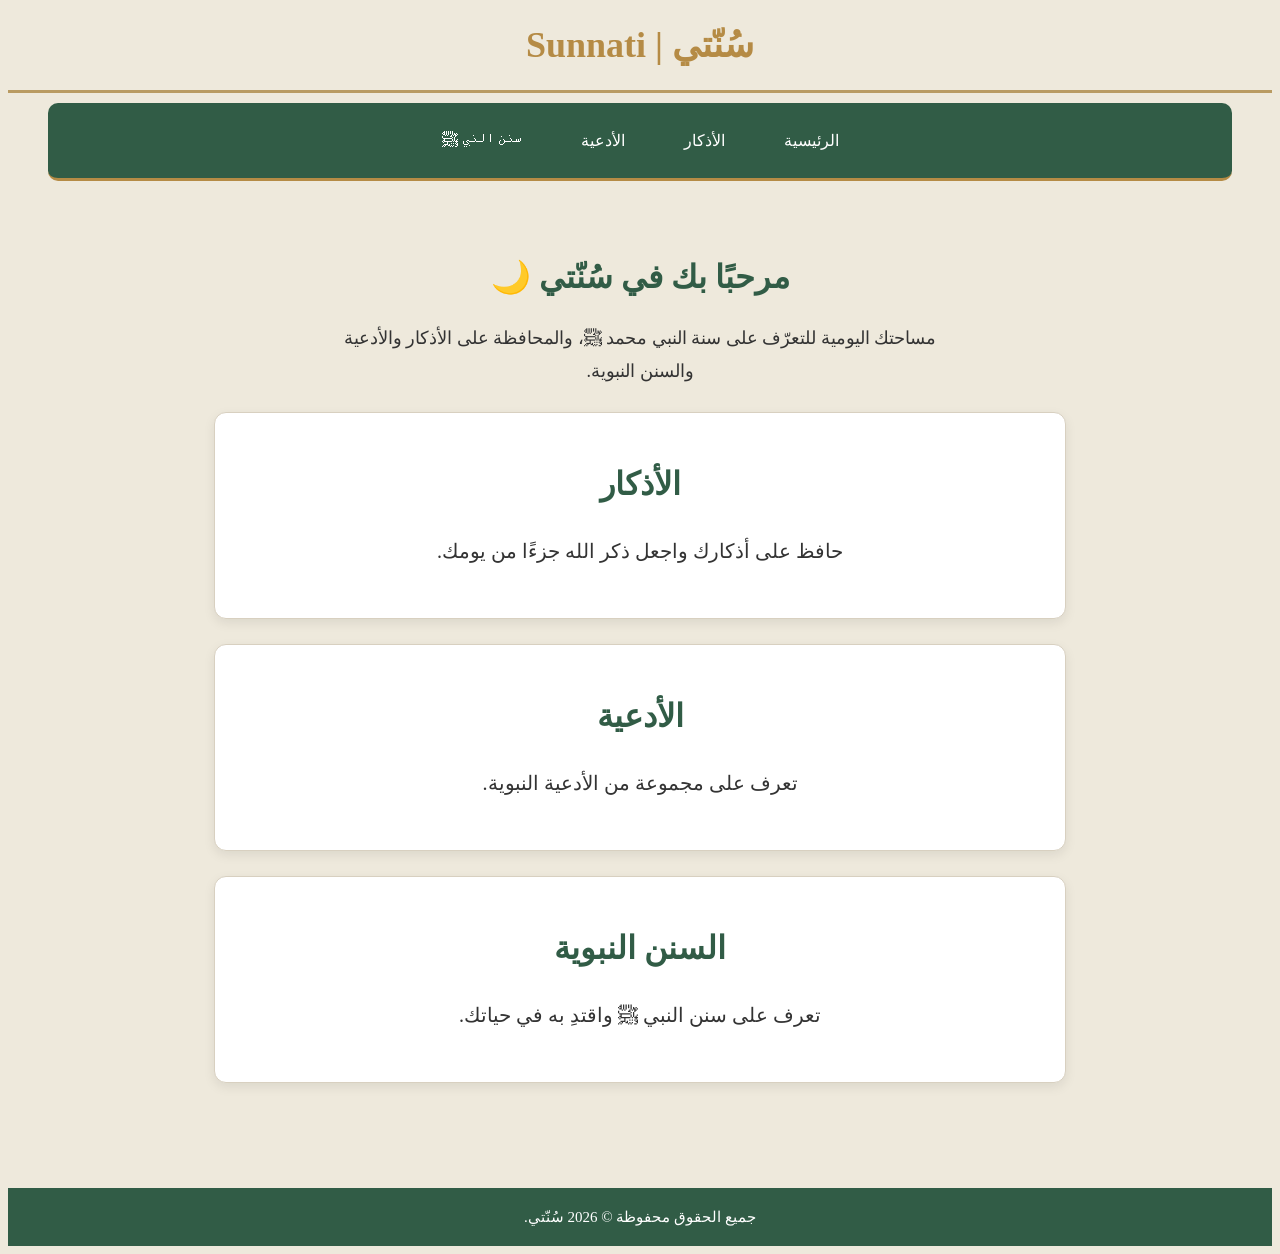
<file: index.html>
<!DOCTYPE html>
<html lang="ar" dir="rtl">
<head>
    <meta charset="UTF-8">
    <meta name="viewport" content="width=device-width, initial-scale=1.0">
    <title>سُنّتي | Sunnati</title>
    <link rel="stylesheet" href="style.css">
</head>
<body>
    <!-- اسم الموقع والروابط -->

<header>
    <h1>سُنّتي | Sunnati</h1>
</header>

<nav>
    <a href="#">الرئيسية</a>
    <a href="#azkar">الأذكار</a>
    <a href="#duaa">الأدعية</a>
    <a href="#sunan">سنن النبي ﷺ</a>
</nav>
<!-- المحتوي الرئيسي -->
<main>
<h2>مرحبًا بك في سُنّتي 🌙</h2>
<p>مساحتك اليومية للتعرّف على سنة النبي محمد ﷺ، والمحافظة على الأذكار والأدعية والسنن النبوية.</p>
<a href="azkar.html" class="card-link">
<section id="azkar" class="card">
    <h2>الأذكار</h2>
    <p>حافظ على أذكارك واجعل ذكر الله جزءًا من يومك.</p>
</section>
</a>
<a href="doaa.html" class="card-link">
 <section id="duaa" class="card">
        <h2>الأدعية</h2>
        <p>تعرف على مجموعة من الأدعية النبوية.</p>
    </section>
</a>
<a href="sonan.html" class="card-link">
    <section id="sunan" class="card">
        <h2>السنن النبوية</h2>
        <p>تعرف على سنن النبي ﷺ واقتدِ به في حياتك.</p>
    </section>
</a>
</main>
<footer>جميع الحقوق محفوظة © 2026 سُنّتي.</footer>
</body>
</html>
</file>
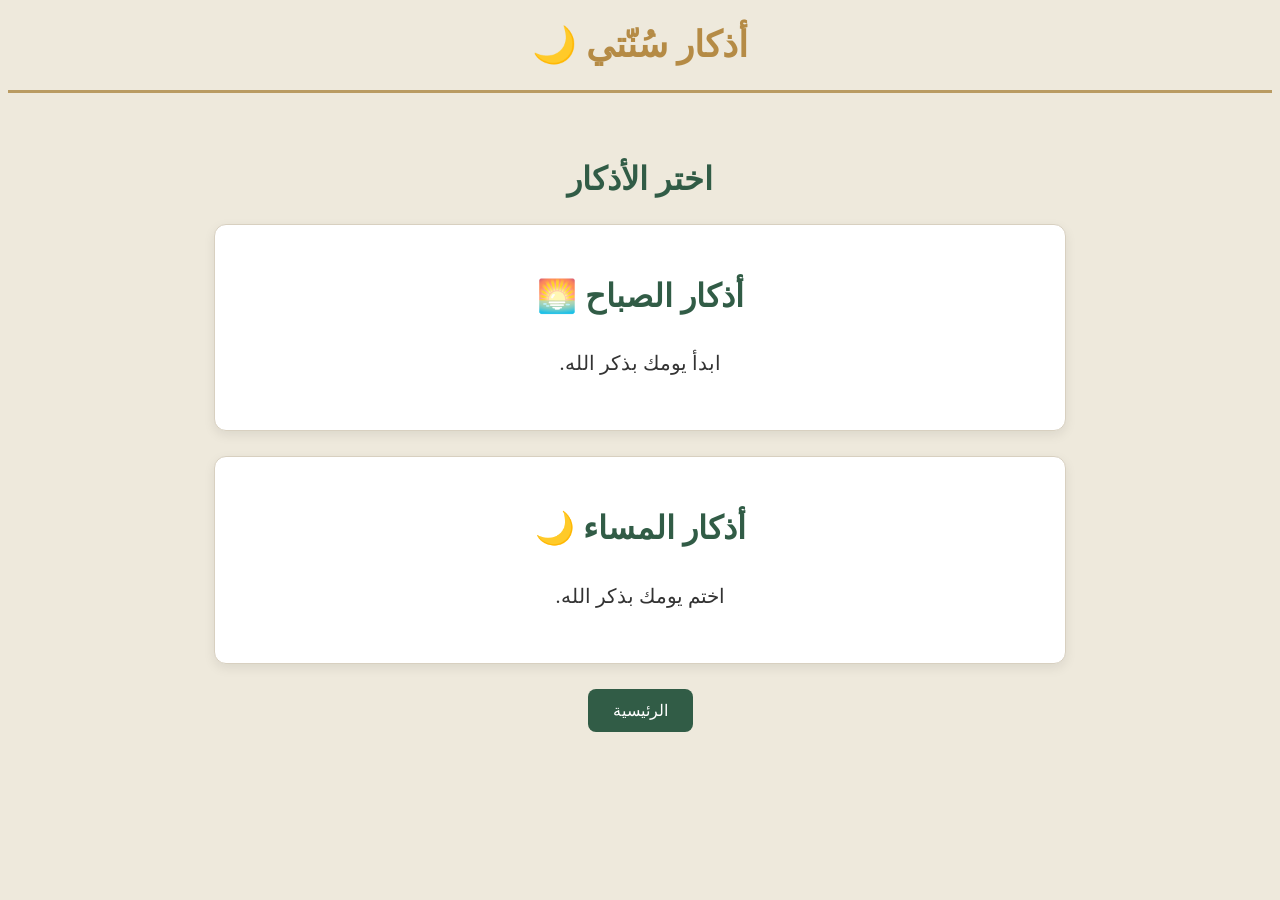
<file: azkar.html>
<!DOCTYPE html>
<html lang="ar" dir="rtl">
<head>
    <meta charset="UTF-8">
    <meta name="viewport" content="width=device-width, initial-scale=1.0">
    <title>الأذكار | سُنّتي</title>
    <link rel="stylesheet" href="style.css">
</head>
<body>

    <header>
        <h1>أذكار سُنّتي 🌙</h1>
    </header>

    <main>
        <h2>اختر الأذكار</h2>
        
<a href="morning.html" class="card-link">
<section class="card">
    <h2>أذكار الصباح 🌅</h2>
    <p>ابدأ يومك بذكر الله.</p>
</section>
</a>
<a href="evening.html" class="card-link">
<section class="card">
    <h2>أذكار المساء 🌙</h2>
    <p>اختم يومك بذكر الله.</p>
</section>
</a>
<a href="index.html" class="card-link">
    <button>الرئيسية</button>
</a>
    </main>

</body>
</html>
</file>
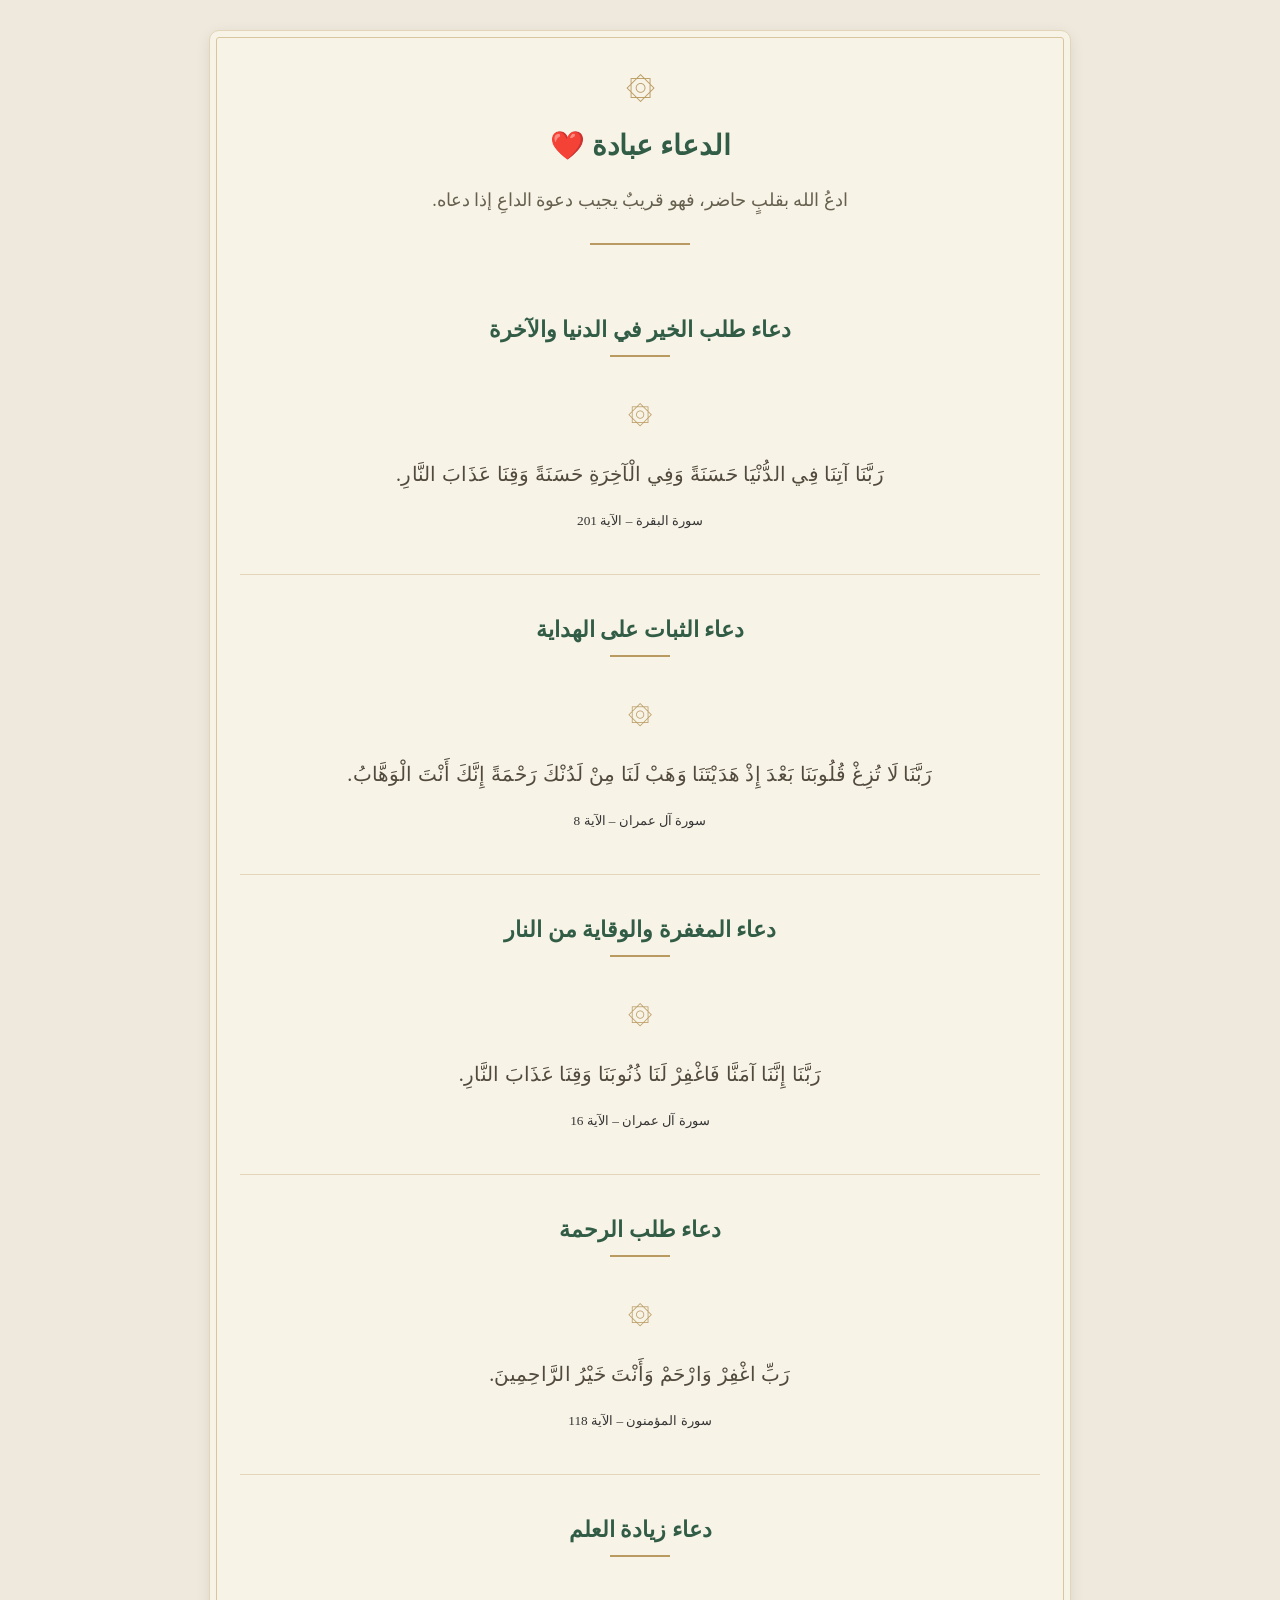
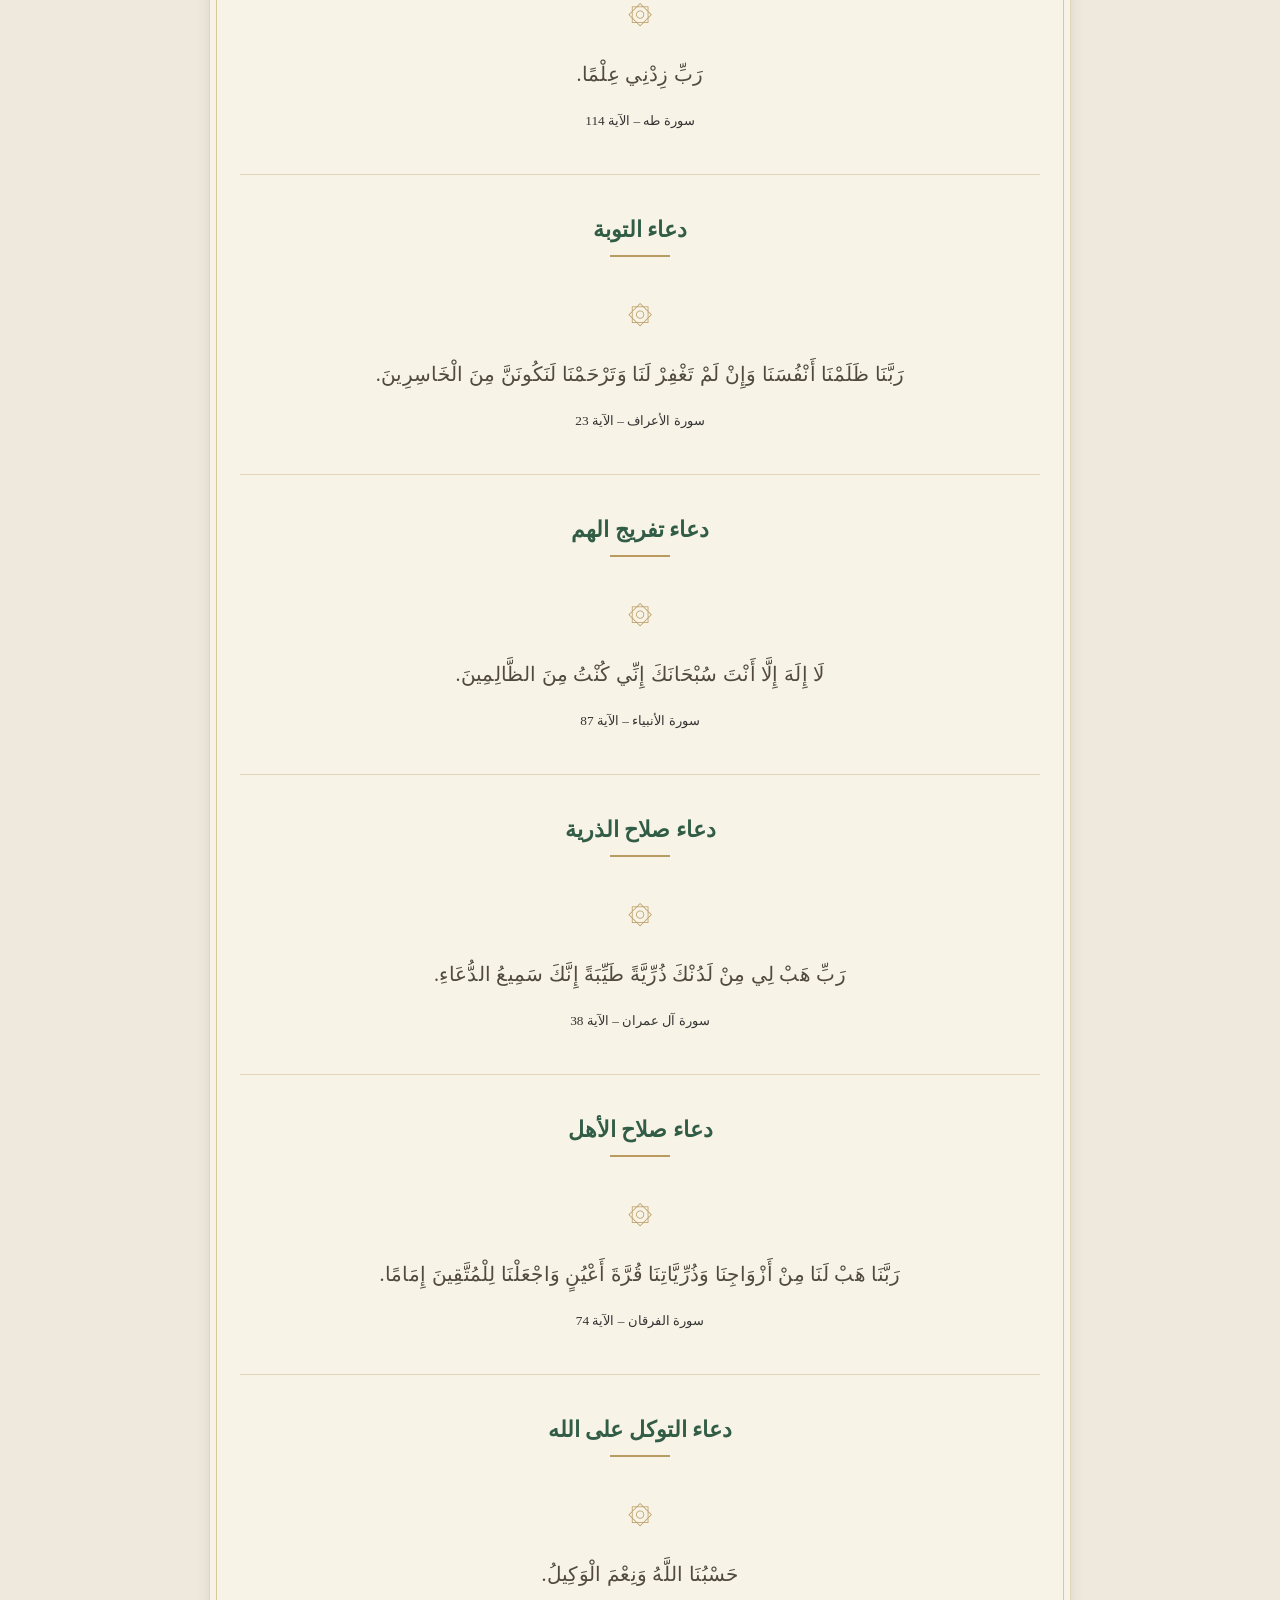
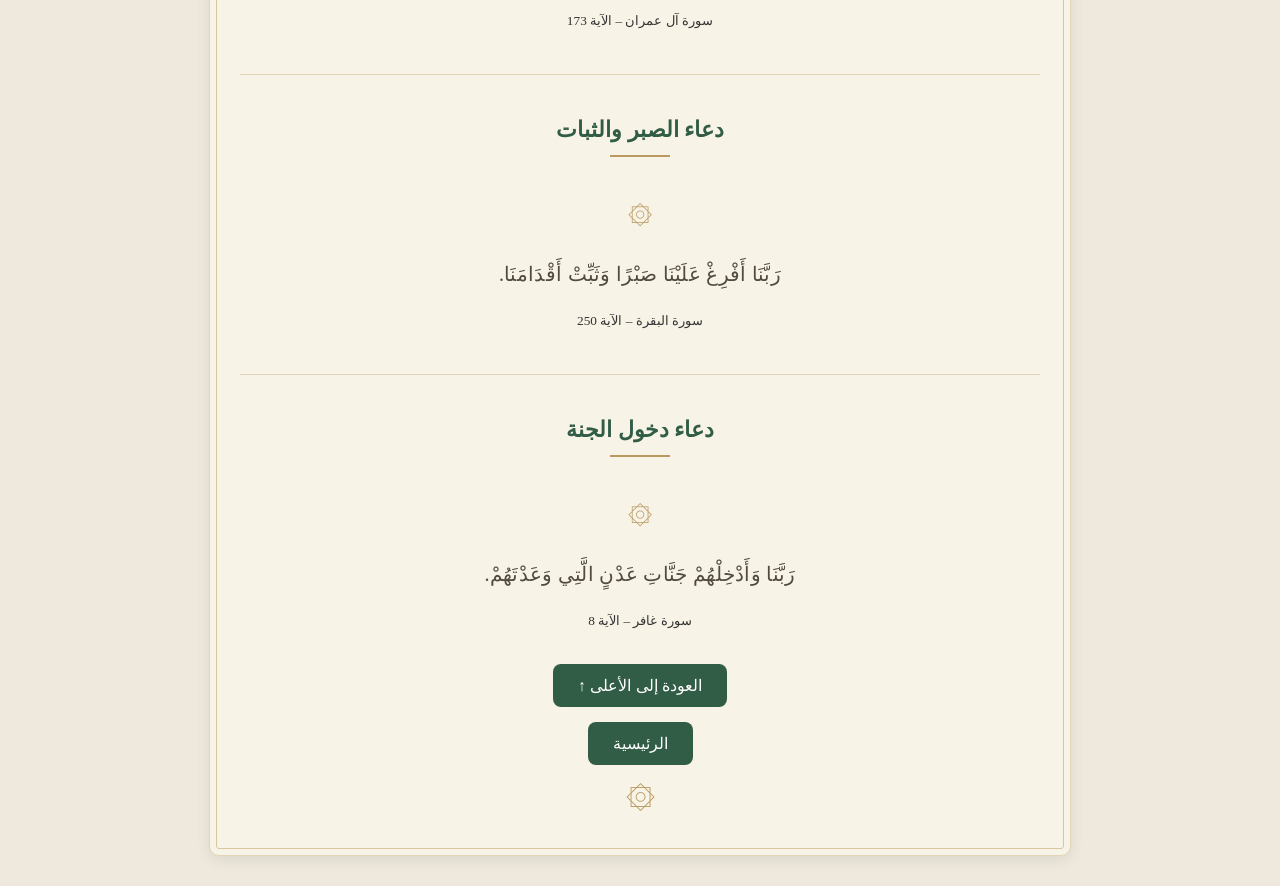
<file: doaa.html>
<!DOCTYPE html>
<html lang="ar" dir="rtl">
<head>
    <meta charset="UTF-8">
    <meta name="viewport" content="width=device-width, initial-scale=1.0">
    <title>الأدعية | سُنّي</title>
    <link rel="stylesheet" href="style.css">
</head>
<body>
<main class="duaa-book">
    <h2>الدعاء عبادة ❤️</h2>

    <p class="book-intro">
        ادعُ الله بقلبٍ حاضر، فهو قريبٌ يجيب دعوة الداعِ إذا دعاه.
    </p>

    <div class="book-divider"></div>

    <!-- أدعية من القرآن الكريم -->

    <section class="duaa-section">
        <h3>دعاء طلب الخير في الدنيا والآخرة</h3>
        <p>
            رَبَّنَا آتِنَا فِي الدُّنْيَا حَسَنَةً
            وَفِي الْآخِرَةِ حَسَنَةً وَقِنَا عَذَابَ النَّارِ.
        </p>
        <small>سورة البقرة – الآية 201</small>
    </section>

    <section class="duaa-section">
        <h3>دعاء الثبات على الهداية</h3>
        <p>
            رَبَّنَا لَا تُزِغْ قُلُوبَنَا بَعْدَ إِذْ هَدَيْتَنَا
            وَهَبْ لَنَا مِنْ لَدُنْكَ رَحْمَةً
            إِنَّكَ أَنْتَ الْوَهَّابُ.
        </p>
        <small>سورة آل عمران – الآية 8</small>
    </section>

    <section class="duaa-section">
        <h3>دعاء المغفرة والوقاية من النار</h3>
        <p>
            رَبَّنَا إِنَّنَا آمَنَّا فَاغْفِرْ لَنَا ذُنُوبَنَا
            وَقِنَا عَذَابَ النَّارِ.
        </p>
        <small>سورة آل عمران – الآية 16</small>
    </section>

    <section class="duaa-section">
        <h3>دعاء طلب الرحمة</h3>
        <p>
            رَبِّ اغْفِرْ وَارْحَمْ وَأَنْتَ خَيْرُ الرَّاحِمِينَ.
        </p>
        <small>سورة المؤمنون – الآية 118</small>
    </section>

    <section class="duaa-section">
        <h3>دعاء زيادة العلم</h3>
        <p>
            رَبِّ زِدْنِي عِلْمًا.
        </p>
        <small>سورة طه – الآية 114</small>
    </section>

    <section class="duaa-section">
        <h3>دعاء التوبة</h3>
        <p>
            رَبَّنَا ظَلَمْنَا أَنْفُسَنَا
            وَإِنْ لَمْ تَغْفِرْ لَنَا وَتَرْحَمْنَا
            لَنَكُونَنَّ مِنَ الْخَاسِرِينَ.
        </p>
        <small>سورة الأعراف – الآية 23</small>
    </section>

    <section class="duaa-section">
        <h3>دعاء تفريج الهم</h3>
        <p>
            لَا إِلَهَ إِلَّا أَنْتَ سُبْحَانَكَ
            إِنِّي كُنْتُ مِنَ الظَّالِمِينَ.
        </p>
        <small>سورة الأنبياء – الآية 87</small>
    </section>

    <section class="duaa-section">
        <h3>دعاء صلاح الذرية</h3>
        <p>
            رَبِّ هَبْ لِي مِنْ لَدُنْكَ ذُرِّيَّةً طَيِّبَةً
            إِنَّكَ سَمِيعُ الدُّعَاءِ.
        </p>
        <small>سورة آل عمران – الآية 38</small>
    </section>

    <section class="duaa-section">
        <h3>دعاء صلاح الأهل</h3>
        <p>
            رَبَّنَا هَبْ لَنَا مِنْ أَزْوَاجِنَا
            وَذُرِّيَّاتِنَا قُرَّةَ أَعْيُنٍ
            وَاجْعَلْنَا لِلْمُتَّقِينَ إِمَامًا.
        </p>
        <small>سورة الفرقان – الآية 74</small>
    </section>

    <section class="duaa-section">
        <h3>دعاء التوكل على الله</h3>
        <p>
            حَسْبُنَا اللَّهُ وَنِعْمَ الْوَكِيلُ.
        </p>
        <small>سورة آل عمران – الآية 173</small>
    </section>

    <section class="duaa-section">
        <h3>دعاء الصبر والثبات</h3>
        <p>
            رَبَّنَا أَفْرِغْ عَلَيْنَا صَبْرًا
            وَثَبِّتْ أَقْدَامَنَا.
        </p>
        <small>سورة البقرة – الآية 250</small>
    </section>

    <section class="duaa-section">
        <h3>دعاء دخول الجنة</h3>
        <p>
            رَبَّنَا وَأَدْخِلْهُمْ جَنَّاتِ عَدْنٍ
            الَّتِي وَعَدْتَهُمْ.
        </p>
        <small>سورة غافر – الآية 8</small>
    </section>
<a href="#" class="card-link">
    <button>العودة إلى الأعلى ↑</button>
</a>
<a href="index.html" class="card-link">
    <button>الرئيسية</button>
</a>

</main>
</body>
</html>
</file>
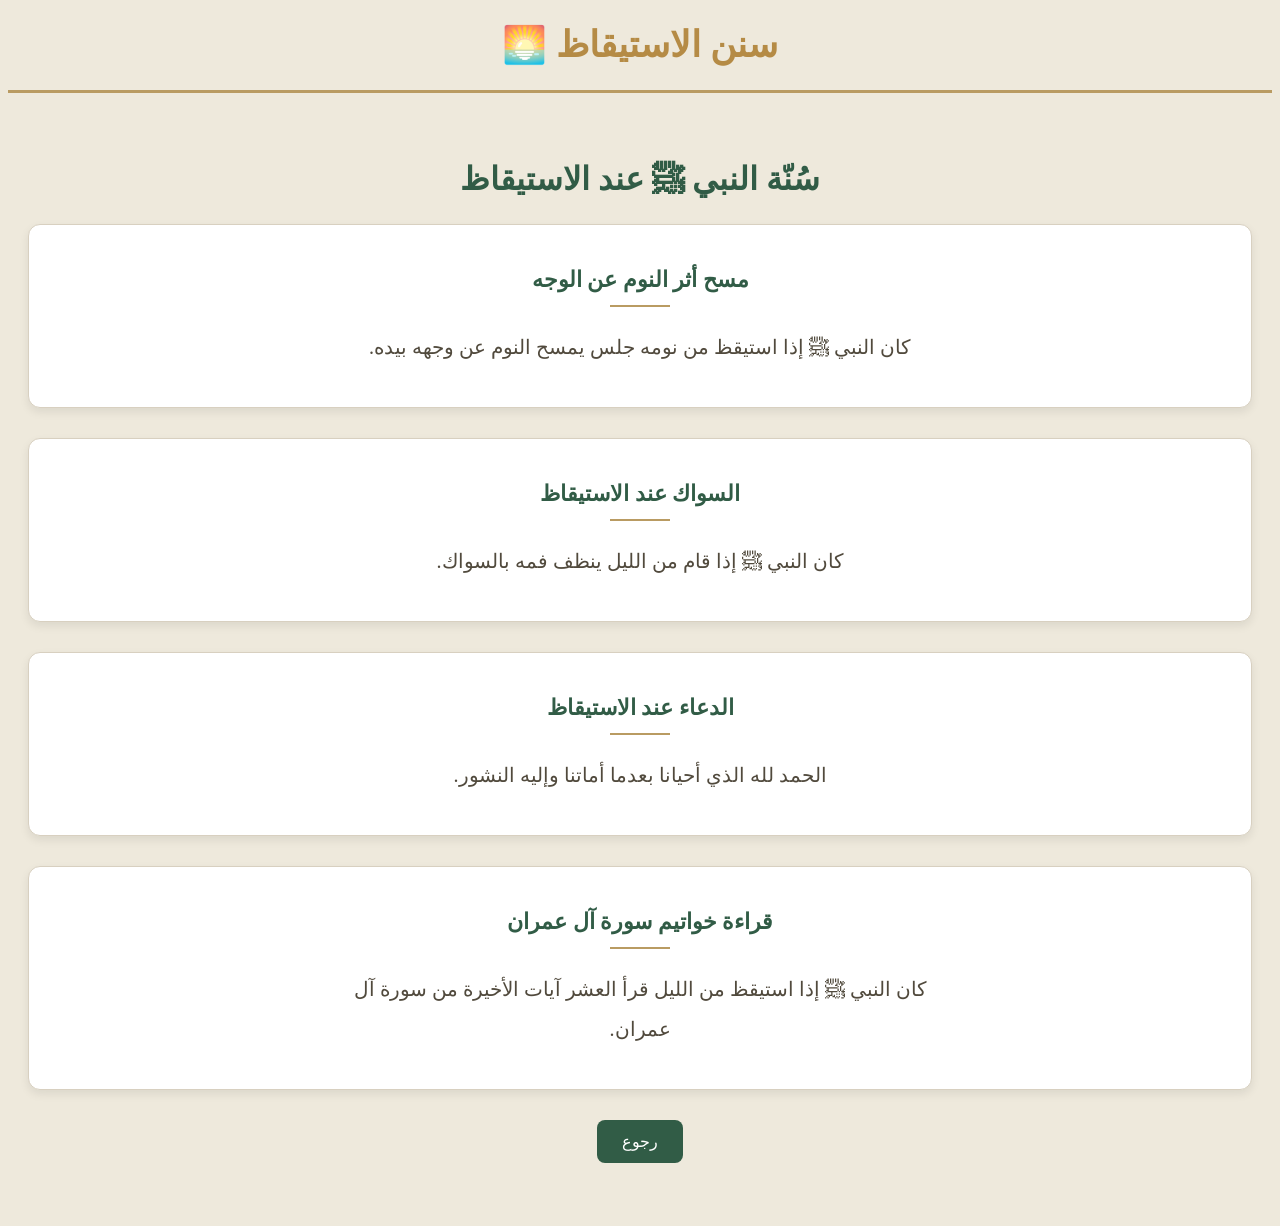
<file: estikaz.html>
<!DOCTYPE html>
<html lang="ar" dir="rtl"></html>
<head>
    <meta charset="UTF-8">
    <meta name="viewport" content="width=device-width, initial-scale=1.0">
    <title>سنن الاستيقاظ | سُنّي</title>
     <link rel="stylesheet" href="style.css">
</head>
<body>
    <header>
    <h1>سنن الاستيقاظ 🌅</h1>
</header>
<main class="estikaz-book">
<h2>سُنّة النبي ﷺ عند الاستيقاظ</h2>
<div class="estikaz-section">
    <h3>مسح أثر النوم عن الوجه</h3>
    <p>
        كان النبي ﷺ إذا استيقظ من نومه جلس يمسح النوم عن وجهه بيده.
    </p>
</div>
<div class="estikaz-section">
    <h3>السواك عند الاستيقاظ</h3>
    <p>
        كان النبي ﷺ إذا قام من الليل ينظف فمه بالسواك.
    </p>
</div>
<div class="estikaz-section">
    <h3>الدعاء عند الاستيقاظ</h3>
    <p>
        الحمد لله الذي أحيانا بعدما أماتنا وإليه النشور.
    </p>
</div>
<div class="estikaz-section">
    <h3>قراءة خواتيم سورة آل عمران</h3>
    <p>
        كان النبي ﷺ إذا استيقظ من الليل قرأ العشر آيات الأخيرة من سورة آل عمران.
    </p>
</div>
<a href="sonan.html" class="card-link">
    <button>رجوع</button>
    </a>
</main>
</body>
</html>
</file>
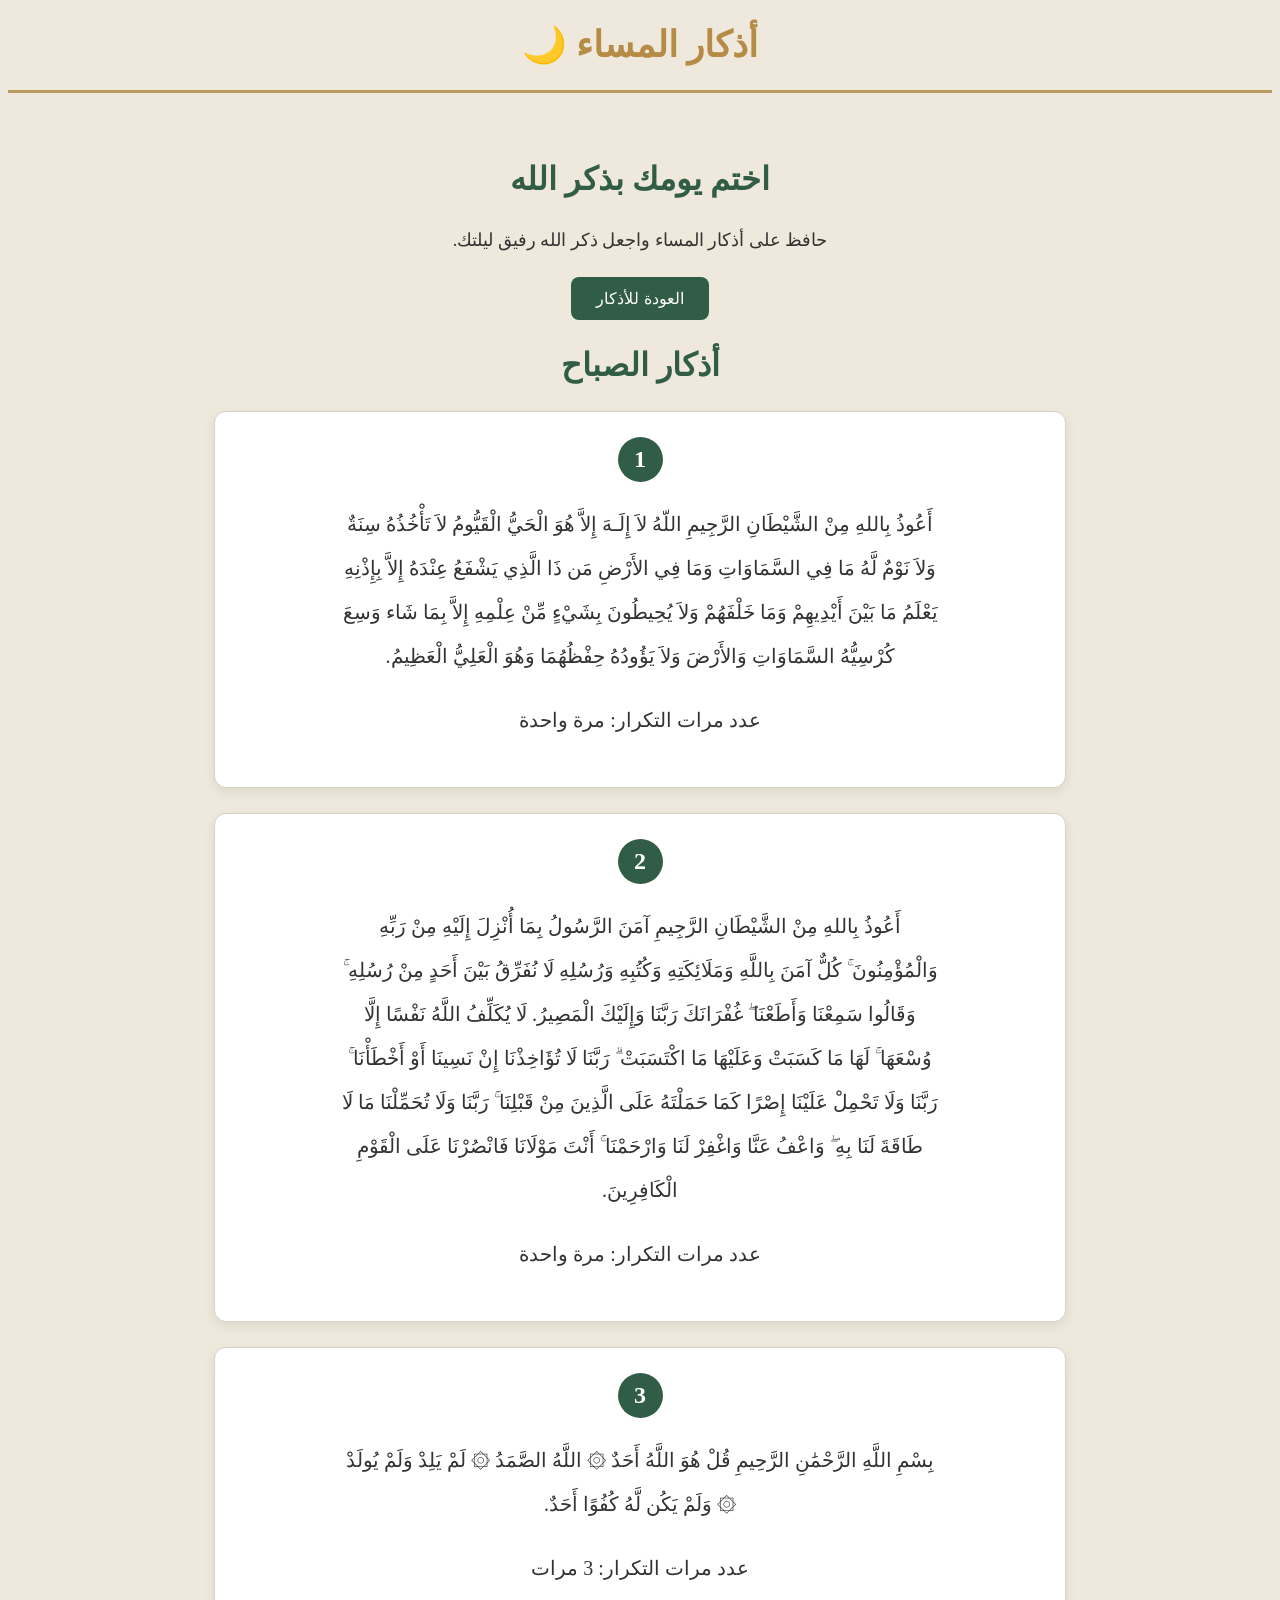
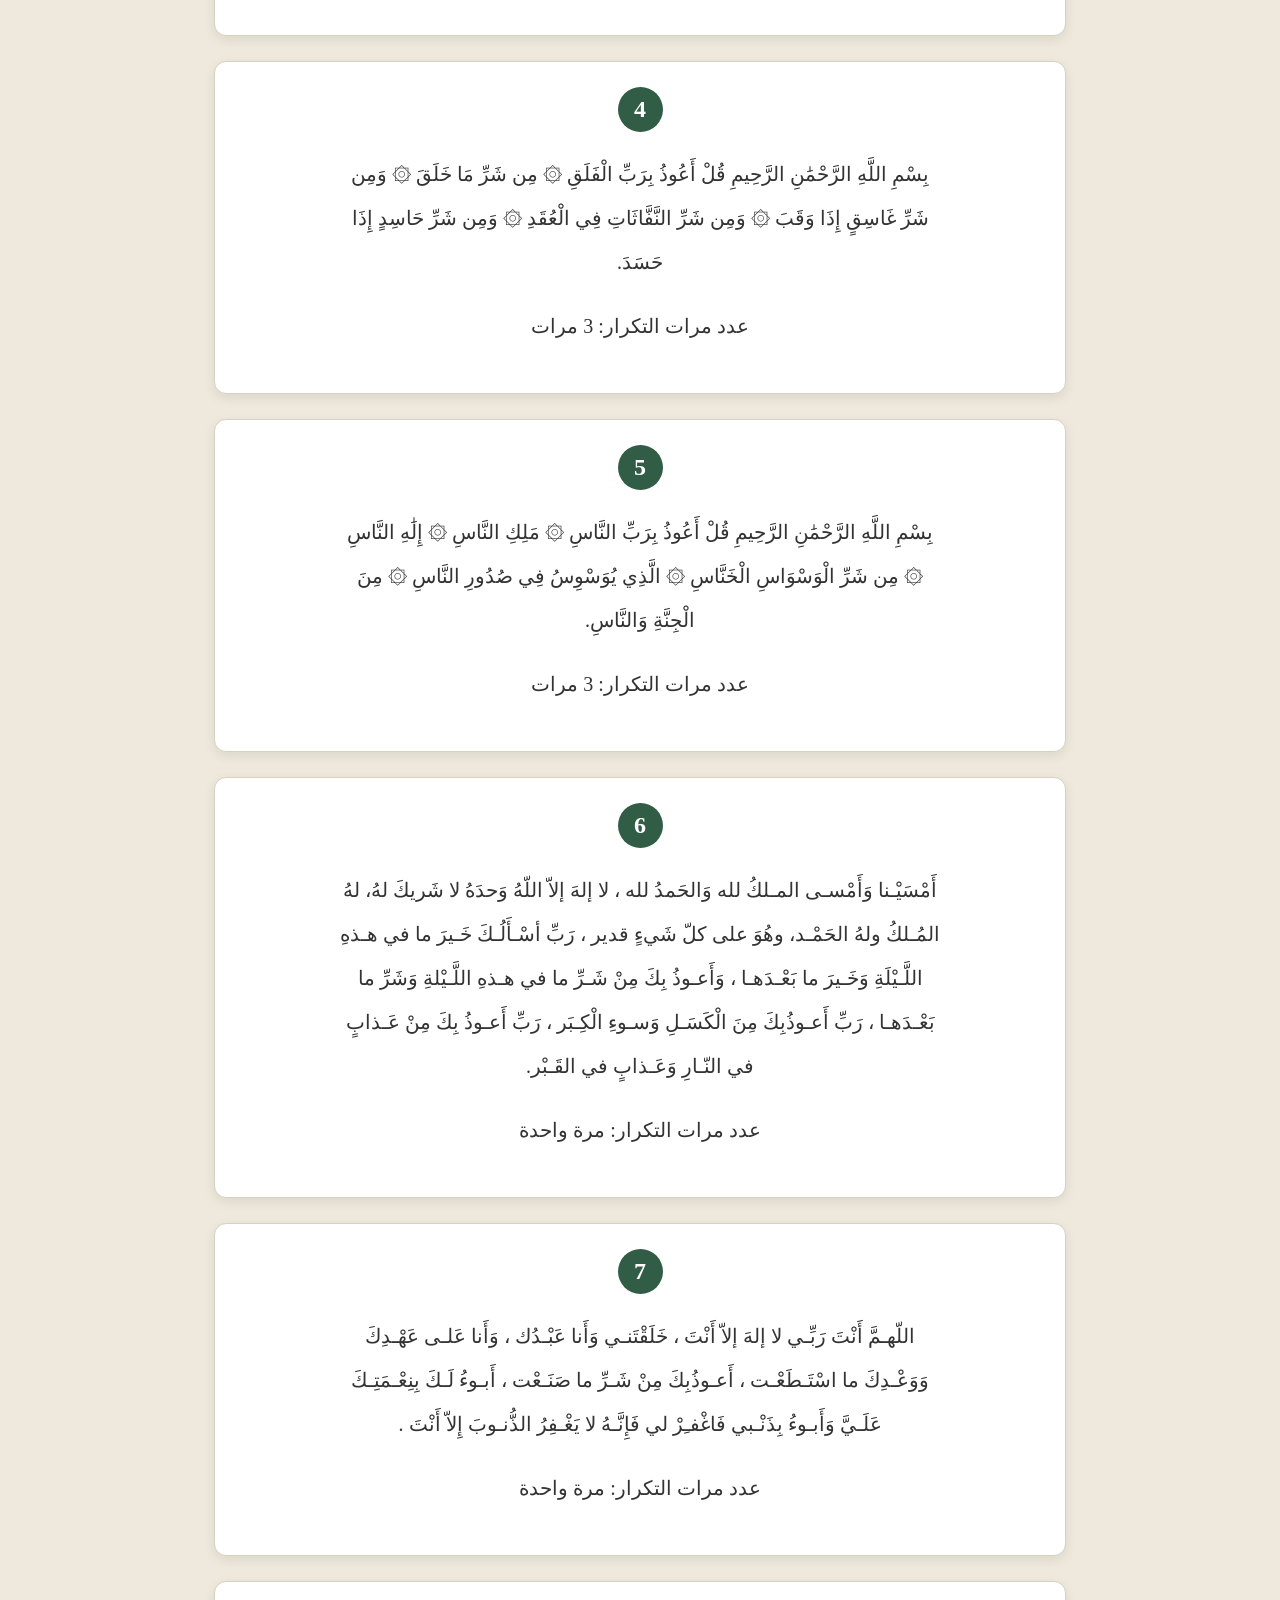
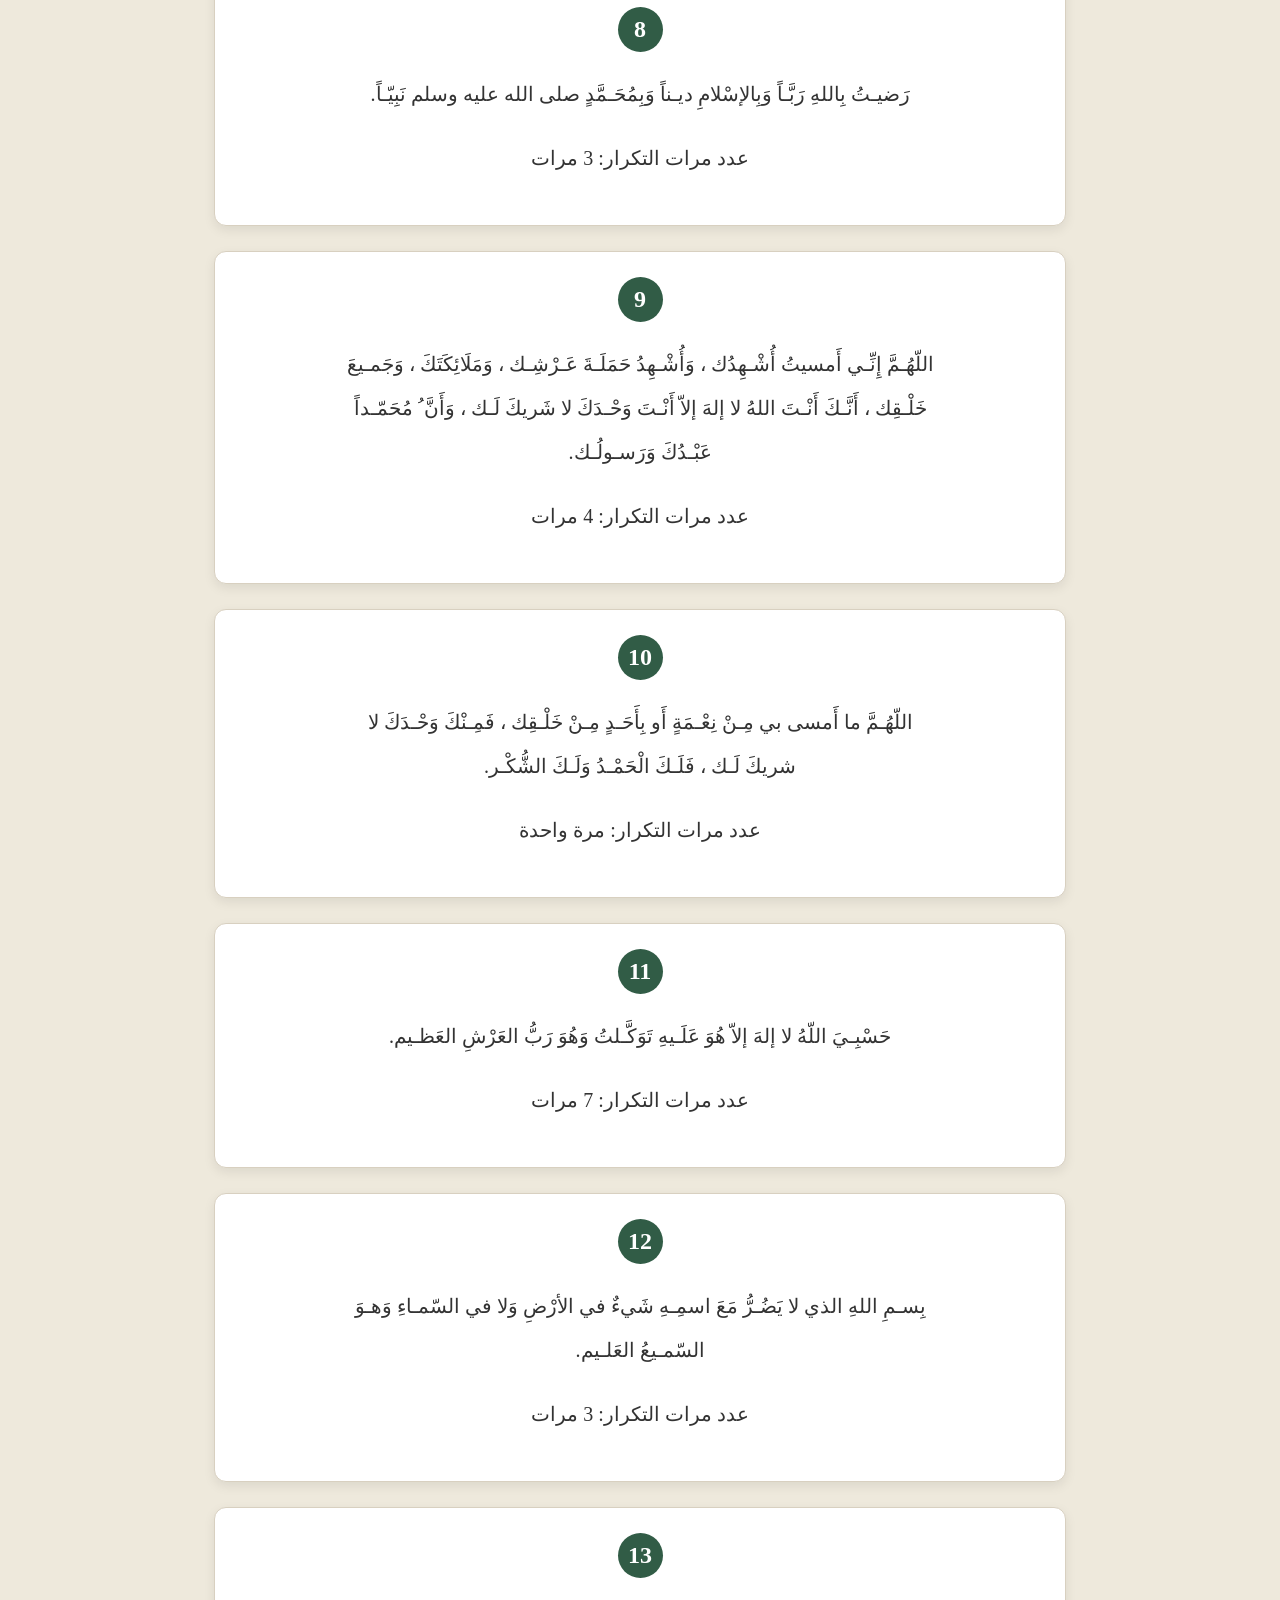
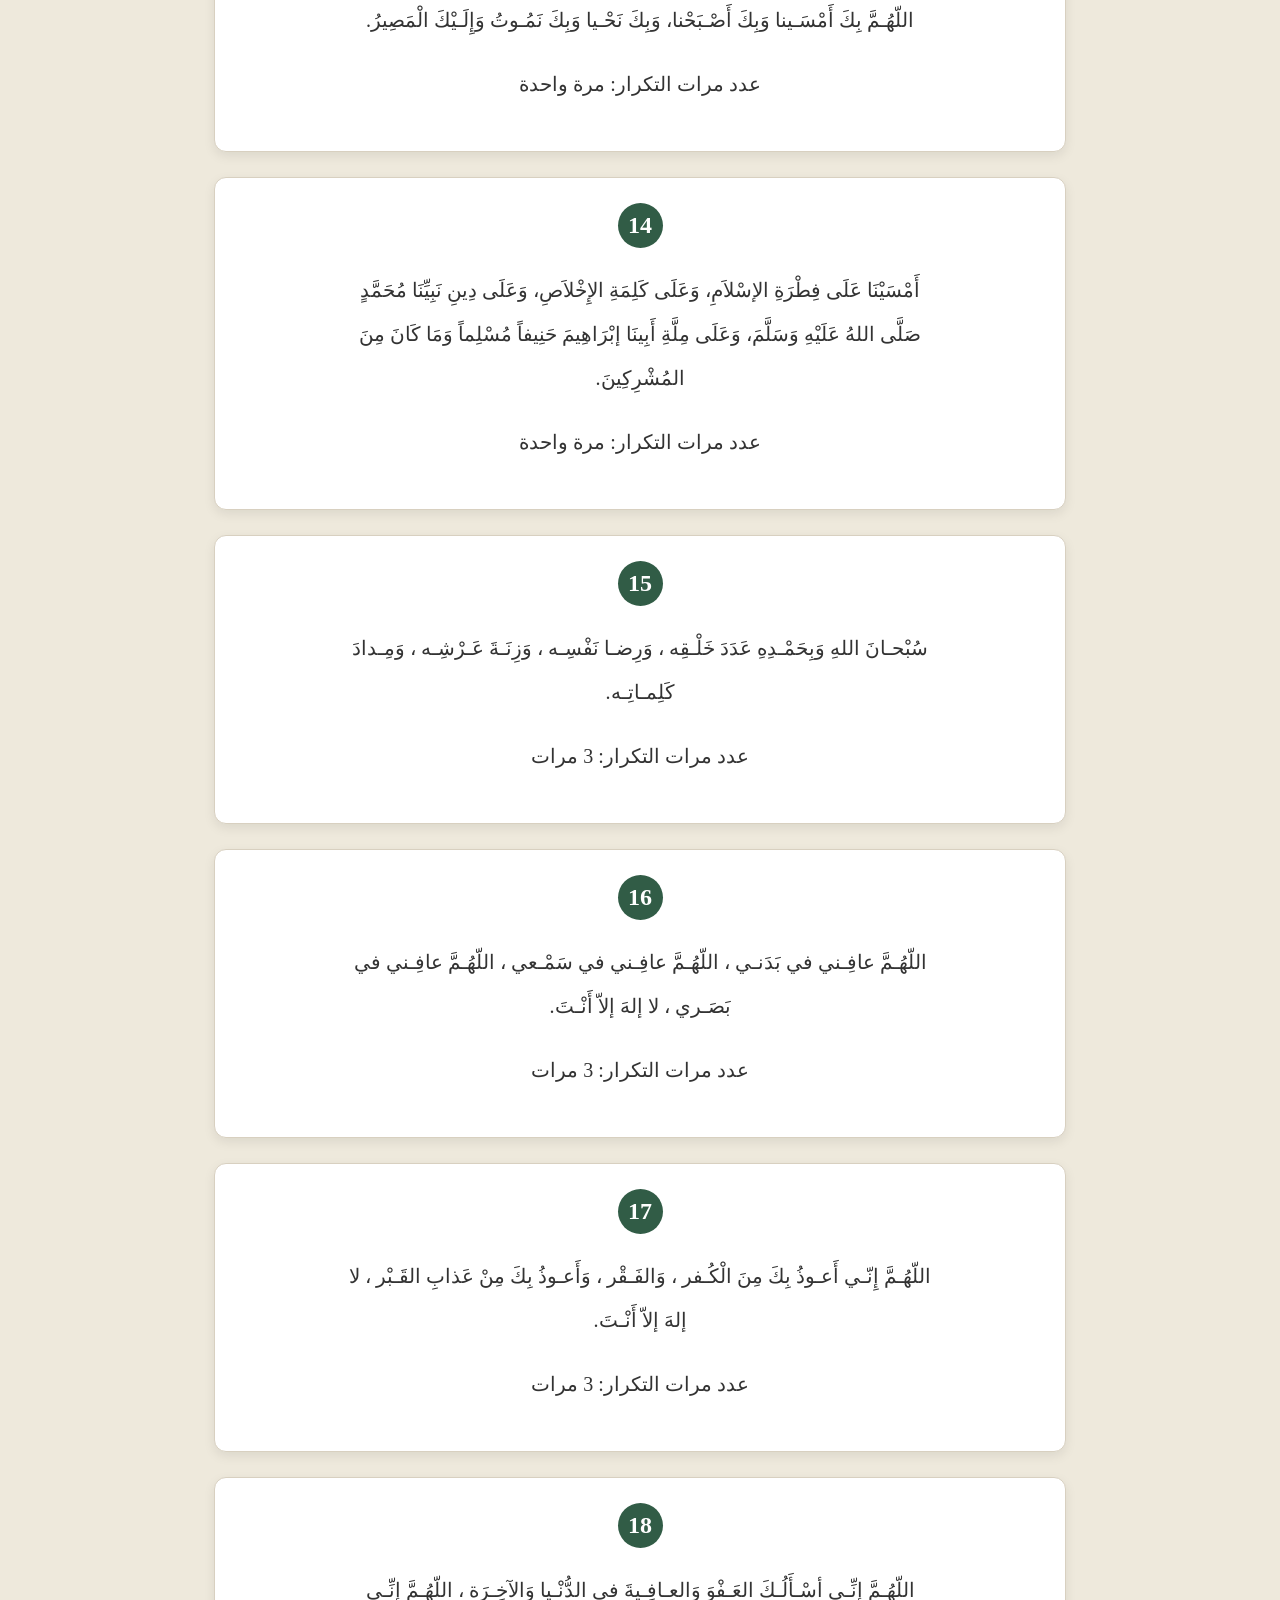
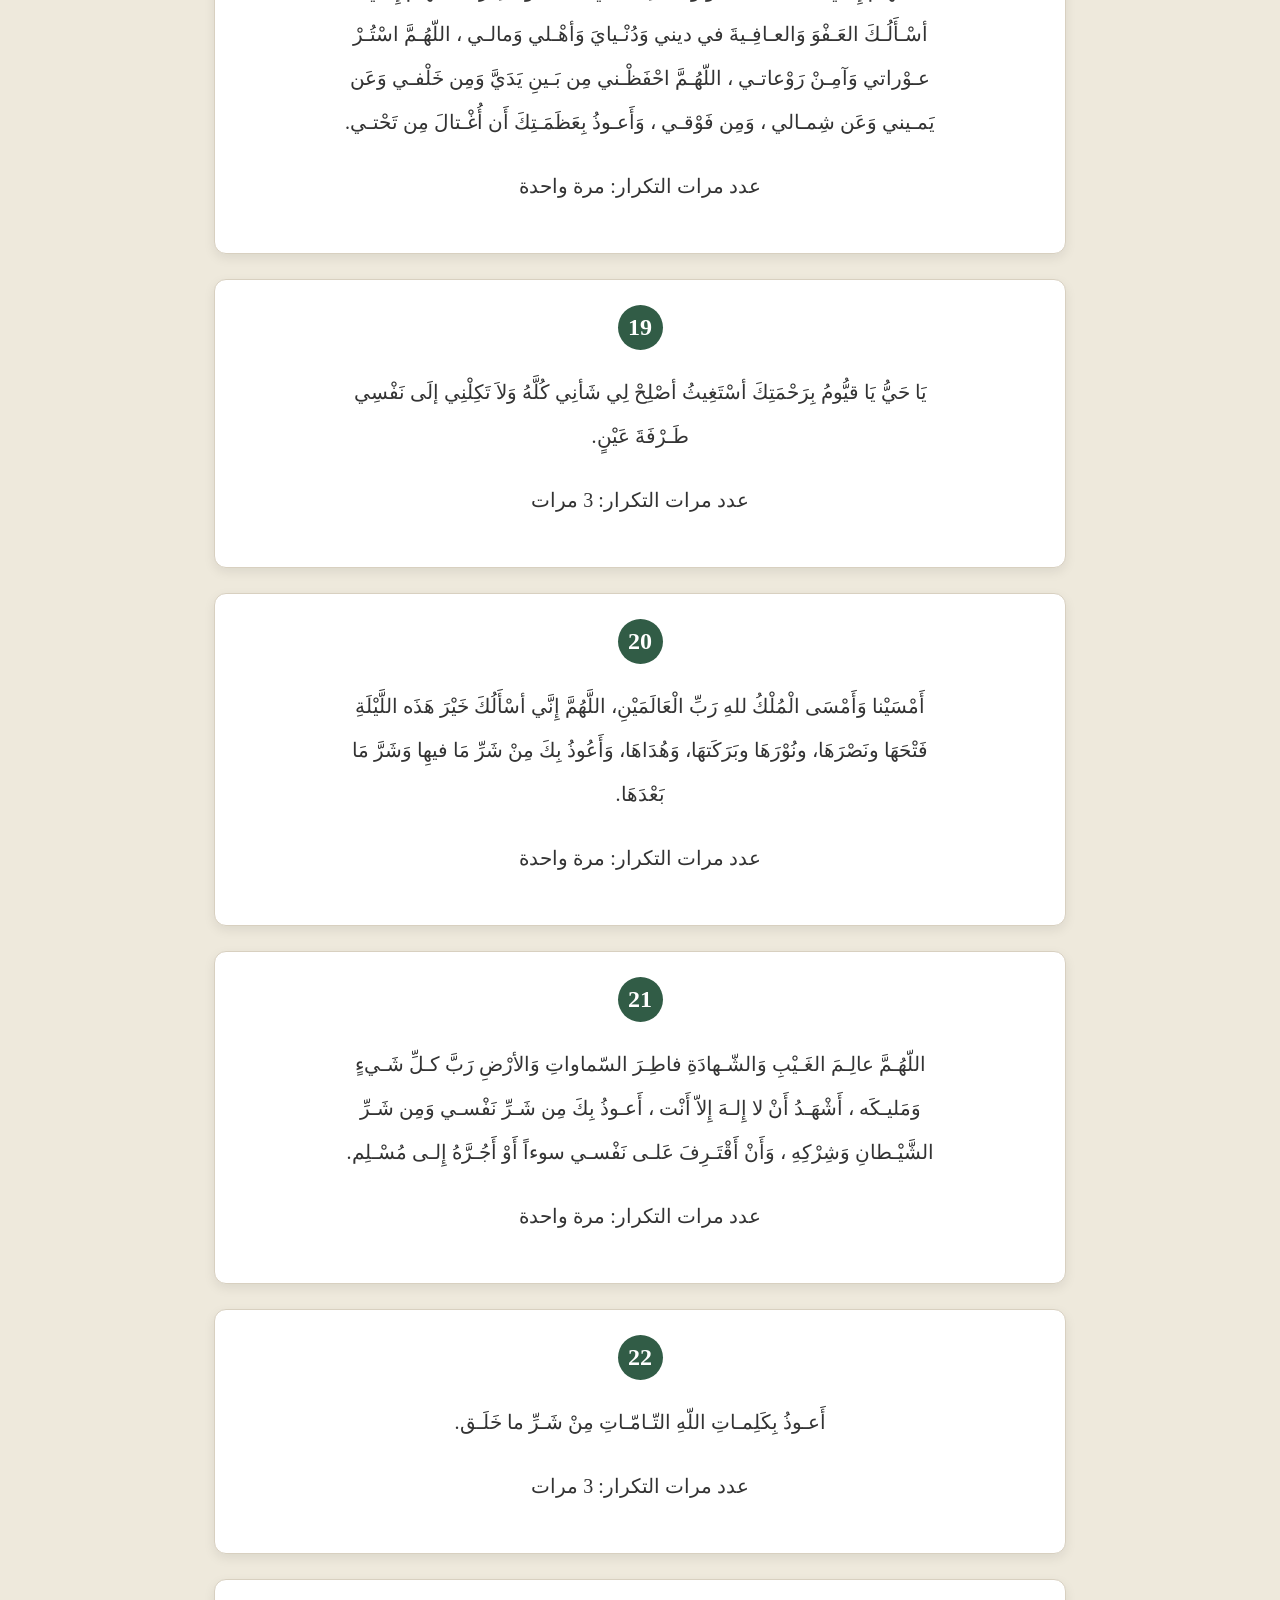
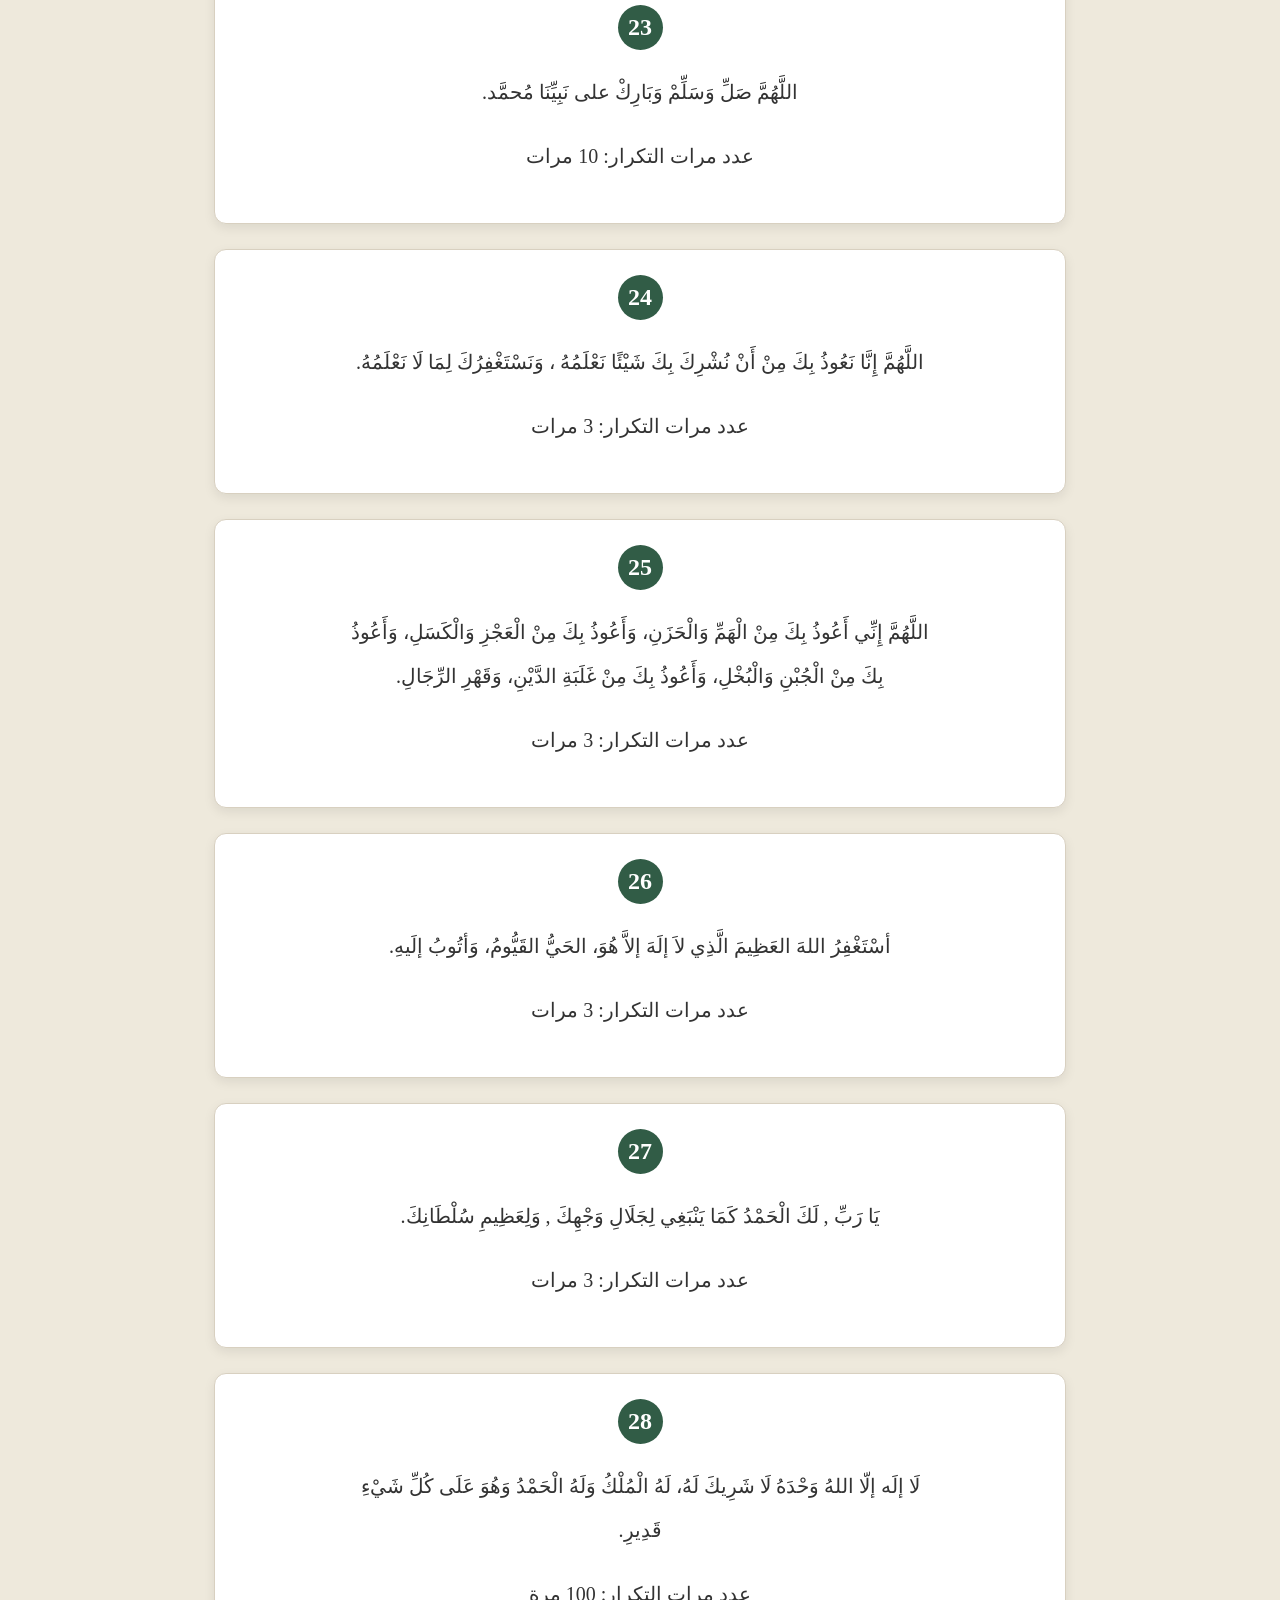
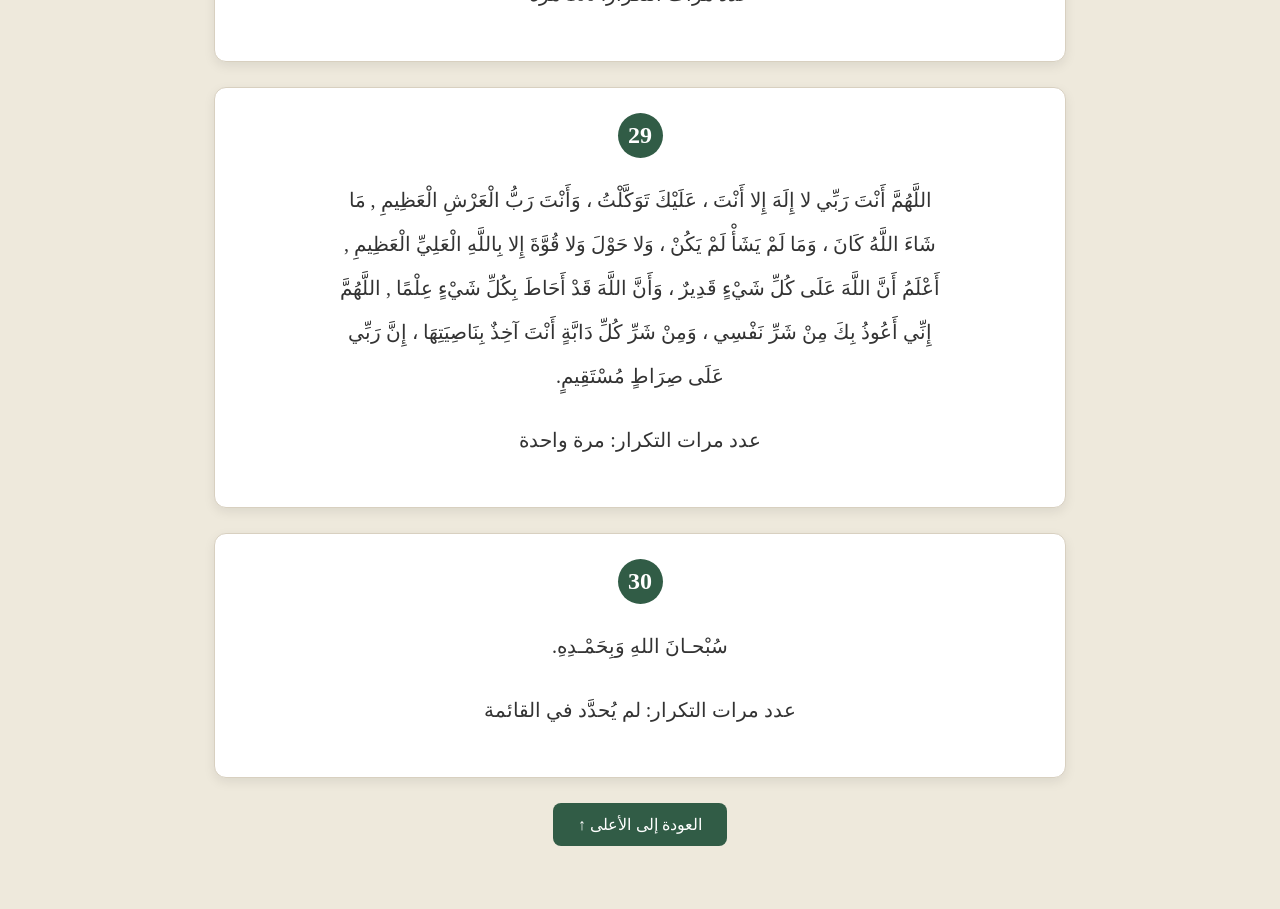
<file: evening.html>
<!DOCTYPE html>
<html lang="ar" dir="rtl">
<head>
    <meta charset="UTF-8">
    <meta name="viewport" content="width=device-width, initial-scale=1.0">
    <title>أذكار المساء | سُنّي</title>
    <link rel="stylesheet" href="style.css">
</head>
<body>
    <header>
    <h1>أذكار المساء 🌙</h1>
</header>

<main>
    <h2>اختم يومك بذكر الله</h2>
    <p>حافظ على أذكار المساء واجعل ذكر الله رفيق ليلتك.</p>
<a href="azkar.html" class="card-link">
        <button>العودة للأذكار</button>
        <h2>أذكار الصباح</h2>
    </a>
<section class="card">

    <h3 class="card-number">1</h3>

    <p>
        أَعُوذُ بِاللهِ مِنْ الشَّيْطَانِ الرَّجِيمِ

        اللّهُ لاَ إِلَـهَ إِلاَّ هُوَ الْحَيُّ الْقَيُّومُ
        لاَ تَأْخُذُهُ سِنَةٌ وَلاَ نَوْمٌ
        لَّهُ مَا فِي السَّمَاوَاتِ وَمَا فِي الأَرْضِ
        مَن ذَا الَّذِي يَشْفَعُ عِنْدَهُ إِلاَّ بِإِذْنِهِ
        يَعْلَمُ مَا بَيْنَ أَيْدِيهِمْ وَمَا خَلْفَهُمْ
        وَلاَ يُحِيطُونَ بِشَيْءٍ مِّنْ عِلْمِهِ إِلاَّ بِمَا شَاء
        وَسِعَ كُرْسِيُّهُ السَّمَاوَاتِ وَالأَرْضَ
        وَلاَ يَؤُودُهُ حِفْظُهُمَا
        وَهُوَ الْعَلِيُّ الْعَظِيمُ.
    </p>

    <p>عدد مرات التكرار: مرة واحدة</p>

</section>

<section class="card">

    <h3 class="card-number">2</h3>

    <p>
        أَعُوذُ بِاللهِ مِنْ الشَّيْطَانِ الرَّجِيمِ

        آمَنَ الرَّسُولُ بِمَا أُنْزِلَ إِلَيْهِ مِنْ رَبِّهِ وَالْمُؤْمِنُونَ ۚ كُلٌّ آمَنَ بِاللَّهِ وَمَلَائِكَتِهِ وَكُتُبِهِ وَرُسُلِهِ لَا نُفَرِّقُ بَيْنَ أَحَدٍ مِنْ رُسُلِهِ ۚ وَقَالُوا سَمِعْنَا وَأَطَعْنَا ۖ غُفْرَانَكَ رَبَّنَا وَإِلَيْكَ الْمَصِيرُ.

        لَا يُكَلِّفُ اللَّهُ نَفْسًا إِلَّا وُسْعَهَا ۚ لَهَا مَا كَسَبَتْ وَعَلَيْهَا مَا اكْتَسَبَتْ ۗ رَبَّنَا لَا تُؤَاخِذْنَا إِنْ نَسِينَا أَوْ أَخْطَأْنَا ۚ رَبَّنَا وَلَا تَحْمِلْ عَلَيْنَا إِصْرًا كَمَا حَمَلْتَهُ عَلَى الَّذِينَ مِنْ قَبْلِنَا ۚ رَبَّنَا وَلَا تُحَمِّلْنَا مَا لَا طَاقَةَ لَنَا بِهِ ۖ وَاعْفُ عَنَّا وَاغْفِرْ لَنَا وَارْحَمْنَا ۚ أَنْتَ مَوْلَانَا فَانْصُرْنَا عَلَى الْقَوْمِ الْكَافِرِينَ.
    </p>

    <p>عدد مرات التكرار: مرة واحدة</p>

</section>

<section class="card">

    <h3 class="card-number">3</h3>

    <p>
        بِسْمِ اللَّهِ الرَّحْمَٰنِ الرَّحِيمِ

        قُلْ هُوَ اللَّهُ أَحَدٌ ۞
        اللَّهُ الصَّمَدُ ۞
        لَمْ يَلِدْ وَلَمْ يُولَدْ ۞
        وَلَمْ يَكُن لَّهُ كُفُوًا أَحَدٌ.
    </p>

    <p>عدد مرات التكرار: 3 مرات</p>

</section>

<section class="card">

    <h3 class="card-number">4</h3>

    <p>
        بِسْمِ اللَّهِ الرَّحْمَٰنِ الرَّحِيمِ

        قُلْ أَعُوذُ بِرَبِّ الْفَلَقِ ۞
        مِن شَرِّ مَا خَلَقَ ۞
        وَمِن شَرِّ غَاسِقٍ إِذَا وَقَبَ ۞
        وَمِن شَرِّ النَّفَّاثَاتِ فِي الْعُقَدِ ۞
        وَمِن شَرِّ حَاسِدٍ إِذَا حَسَدَ.
    </p>

    <p>عدد مرات التكرار: 3 مرات</p>

</section>

<section class="card">

    <h3 class="card-number">5</h3>

    <p>
        بِسْمِ اللَّهِ الرَّحْمَٰنِ الرَّحِيمِ

        قُلْ أَعُوذُ بِرَبِّ النَّاسِ ۞
        مَلِكِ النَّاسِ ۞
        إِلَٰهِ النَّاسِ ۞
        مِن شَرِّ الْوَسْوَاسِ الْخَنَّاسِ ۞
        الَّذِي يُوَسْوِسُ فِي صُدُورِ النَّاسِ ۞
        مِنَ الْجِنَّةِ وَالنَّاسِ.
    </p>

    <p>عدد مرات التكرار: 3 مرات</p>

</section>

<section class="card">

    <h3 class="card-number">6</h3>

    <p>
        أَمْسَيْـنا وَأَمْسـى المـلكُ لله وَالحَمدُ لله ، لا إلهَ إلاّ اللّهُ وَحدَهُ لا شَريكَ لهُ، لهُ المُـلكُ ولهُ الحَمْـد، وهُوَ على كلّ شَيءٍ قدير ، رَبِّ أسْـأَلُـكَ خَـيرَ ما في هـذهِ اللَّـيْلَةِ وَخَـيرَ ما بَعْـدَهـا ، وَأَعـوذُ بِكَ مِنْ شَـرِّ ما في هـذهِ اللَّـيْلةِ وَشَرِّ ما بَعْـدَهـا ، رَبِّ أَعـوذُبِكَ مِنَ الْكَسَـلِ وَسـوءِ الْكِـبَر ، رَبِّ أَعـوذُ بِكَ مِنْ عَـذابٍ في النّـارِ وَعَـذابٍ في القَـبْر.
    </p>

    <p>عدد مرات التكرار: مرة واحدة</p>

</section>

<section class="card">

    <h3 class="card-number">7</h3>

    <p>
        اللّهـمَّ أَنْتَ رَبِّـي لا إلهَ إلاّ أَنْتَ ، خَلَقْتَنـي وَأَنا عَبْـدُك ، وَأَنا عَلـى عَهْـدِكَ وَوَعْـدِكَ ما اسْتَـطَعْـت ، أَعـوذُبِكَ مِنْ شَـرِّ ما صَنَـعْت ، أَبـوءُ لَـكَ بِنِعْـمَتِـكَ عَلَـيَّ وَأَبـوءُ بِذَنْـبي فَاغْفـِرْ لي فَإِنَّـهُ لا يَغْـفِرُ الذُّنـوبَ إِلاّ أَنْتَ .
    </p>

    <p>عدد مرات التكرار: مرة واحدة</p>

</section>

<section class="card">

    <h3 class="card-number">8</h3>

    <p>
        رَضيـتُ بِاللهِ رَبَّـاً وَبِالإسْلامِ ديـناً وَبِمُحَـمَّدٍ صلى الله عليه وسلم نَبِيّـاً.
    </p>

    <p>عدد مرات التكرار: 3 مرات</p>

</section>

<section class="card">

    <h3 class="card-number">9</h3>

    <p>
        اللّهُـمَّ إِنِّـي أَمسيتُ أُشْـهِدُك ، وَأُشْـهِدُ حَمَلَـةَ عَـرْشِـك ، وَمَلَائِكَتَكَ ، وَجَمـيعَ خَلْـقِك ، أَنَّـكَ أَنْـتَ اللهُ لا إلهَ إلاّ أَنْـتَ وَحْـدَكَ لا شَريكَ لَـك ، وَأَنَّ ُ مُحَمّـداً عَبْـدُكَ وَرَسـولُـك.
    </p>

    <p>عدد مرات التكرار: 4 مرات</p>

</section>

<section class="card">

    <h3 class="card-number">10</h3>

    <p>
        اللّهُـمَّ ما أَمسى بي مِـنْ نِعْـمَةٍ أَو بِأَحَـدٍ مِـنْ خَلْـقِك ، فَمِـنْكَ وَحْـدَكَ لا شريكَ لَـك ، فَلَـكَ الْحَمْـدُ وَلَـكَ الشُّكْـر.
    </p>

    <p>عدد مرات التكرار: مرة واحدة</p>

</section>

<section class="card">

    <h3 class="card-number">11</h3>

    <p>
        حَسْبِـيَ اللّهُ لا إلهَ إلاّ هُوَ عَلَـيهِ تَوَكَّـلتُ وَهُوَ رَبُّ العَرْشِ العَظـيم.
    </p>

    <p>عدد مرات التكرار: 7 مرات</p>

</section>

<section class="card">

    <h3 class="card-number">12</h3>

    <p>
        بِسـمِ اللهِ الذي لا يَضُـرُّ مَعَ اسمِـهِ شَيءٌ في الأرْضِ وَلا في السّمـاءِ وَهـوَ السّمـيعُ العَلـيم.
    </p>

    <p>عدد مرات التكرار: 3 مرات</p>

</section>

<section class="card">

    <h3 class="card-number">13</h3>

    <p>
        اللّهُـمَّ بِكَ أَمْسَـينا وَبِكَ أَصْـبَحْنا، وَبِكَ نَحْـيا وَبِكَ نَمُـوتُ وَإِلَـيْكَ الْمَصِيرُ.
    </p>

    <p>عدد مرات التكرار: مرة واحدة</p>

</section>

<section class="card">

    <h3 class="card-number">14</h3>

    <p>
        أَمْسَيْنَا عَلَى فِطْرَةِ الإسْلاَمِ، وَعَلَى كَلِمَةِ الإِخْلاَصِ، وَعَلَى دِينِ نَبِيِّنَا مُحَمَّدٍ صَلَّى اللهُ عَلَيْهِ وَسَلَّمَ، وَعَلَى مِلَّةِ أَبِينَا إبْرَاهِيمَ حَنِيفاً مُسْلِماً وَمَا كَانَ مِنَ المُشْرِكِينَ.
    </p>

    <p>عدد مرات التكرار: مرة واحدة</p>

</section>

<section class="card">

    <h3 class="card-number">15</h3>

    <p>
        سُبْحـانَ اللهِ وَبِحَمْـدِهِ عَدَدَ خَلْـقِه ، وَرِضـا نَفْسِـه ، وَزِنَـةَ عَـرْشِـه ، وَمِـدادَ كَلِمـاتِـه.
    </p>

    <p>عدد مرات التكرار: 3 مرات</p>

</section>

<section class="card">

    <h3 class="card-number">16</h3>

    <p>
        اللّهُـمَّ عافِـني في بَدَنـي ، اللّهُـمَّ عافِـني في سَمْـعي ، اللّهُـمَّ عافِـني في بَصَـري ، لا إلهَ إلاّ أَنْـتَ.
    </p>

    <p>عدد مرات التكرار: 3 مرات</p>

</section>

<section class="card">

    <h3 class="card-number">17</h3>

    <p>
        اللّهُـمَّ إِنّـي أَعـوذُ بِكَ مِنَ الْكُـفر ، وَالفَـقْر ، وَأَعـوذُ بِكَ مِنْ عَذابِ القَـبْر ، لا إلهَ إلاّ أَنْـتَ.
    </p>

    <p>عدد مرات التكرار: 3 مرات</p>

</section>

<section class="card">

    <h3 class="card-number">18</h3>

    <p>
        اللّهُـمَّ إِنِّـي أسْـأَلُـكَ العَـفْوَ وَالعـافِـيةَ في الدُّنْـيا وَالآخِـرَة ، اللّهُـمَّ إِنِّـي أسْـأَلُـكَ العَـفْوَ وَالعـافِـيةَ في ديني وَدُنْـيايَ وَأهْـلي وَمالـي ، اللّهُـمَّ اسْتُـرْ عـوْراتي وَآمِـنْ رَوْعاتـي ، اللّهُـمَّ احْفَظْـني مِن بَـينِ يَدَيَّ وَمِن خَلْفـي وَعَن يَمـيني وَعَن شِمـالي ، وَمِن فَوْقـي ، وَأَعـوذُ بِعَظَمَـتِكَ أَن أُغْـتالَ مِن تَحْتـي.
    </p>

    <p>عدد مرات التكرار: مرة واحدة</p>

</section>

<section class="card">

    <h3 class="card-number">19</h3>

    <p>
        يَا حَيُّ يَا قيُّومُ بِرَحْمَتِكَ أسْتَغِيثُ أصْلِحْ لِي شَأنِي كُلَّهُ وَلاَ تَكِلْنِي إلَى نَفْسِي طَـرْفَةَ عَيْنٍ.
    </p>

    <p>عدد مرات التكرار: 3 مرات</p>

</section>

<section class="card">

    <h3 class="card-number">20</h3>

    <p>
        أَمْسَيْنا وَأَمْسَى الْمُلْكُ للهِ رَبِّ الْعَالَمَيْنِ، اللَّهُمَّ إِنَّي أسْأَلُكَ خَيْرَ هَذَه اللَّيْلَةِ فَتْحَهَا ونَصْرَهَا، ونُوْرَهَا وبَرَكَتهَا، وَهُدَاهَا، وَأَعُوذُ بِكَ مِنْ شَرِّ مَا فيهِا وَشَرَّ مَا بَعْدَهَا.
    </p>

    <p>عدد مرات التكرار: مرة واحدة</p>

</section>

<section class="card">

    <h3 class="card-number">21</h3>

    <p>
        اللّهُـمَّ عالِـمَ الغَـيْبِ وَالشّـهادَةِ فاطِـرَ السّماواتِ وَالأرْضِ رَبَّ كـلِّ شَـيءٍ وَمَليـكَه ، أَشْهَـدُ أَنْ لا إِلـهَ إِلاّ أَنْت ، أَعـوذُ بِكَ مِن شَـرِّ نَفْسـي وَمِن شَـرِّ الشَّيْـطانِ وَشِرْكِهِ ، وَأَنْ أَقْتَـرِفَ عَلـى نَفْسـي سوءاً أَوْ أَجُـرَّهُ إِلـى مُسْـلِم.
    </p>

    <p>عدد مرات التكرار: مرة واحدة</p>

</section>

<section class="card">

    <h3 class="card-number">22</h3>

    <p>
        أَعـوذُ بِكَلِمـاتِ اللّهِ التّـامّـاتِ مِنْ شَـرِّ ما خَلَـق.
    </p>

    <p>عدد مرات التكرار: 3 مرات</p>

</section>

<section class="card">

    <h3 class="card-number">23</h3>

    <p>
        اللَّهُمَّ صَلِّ وَسَلِّمْ وَبَارِكْ على نَبِيِّنَا مُحمَّد.
    </p>

    <p>عدد مرات التكرار: 10 مرات</p>

</section>

<section class="card">

    <h3 class="card-number">24</h3>

    <p>
        اللَّهُمَّ إِنَّا نَعُوذُ بِكَ مِنْ أَنْ نُشْرِكَ بِكَ شَيْئًا نَعْلَمُهُ ، وَنَسْتَغْفِرُكَ لِمَا لَا نَعْلَمُهُ.
    </p>

    <p>عدد مرات التكرار: 3 مرات</p>

</section>

<section class="card">

    <h3 class="card-number">25</h3>

    <p>
        اللَّهُمَّ إِنِّي أَعُوذُ بِكَ مِنْ الْهَمِّ وَالْحَزَنِ، وَأَعُوذُ بِكَ مِنْ الْعَجْزِ وَالْكَسَلِ، وَأَعُوذُ بِكَ مِنْ الْجُبْنِ وَالْبُخْلِ، وَأَعُوذُ بِكَ مِنْ غَلَبَةِ الدَّيْنِ، وَقَهْرِ الرِّجَالِ.
    </p>

    <p>عدد مرات التكرار: 3 مرات</p>

</section>

<section class="card">

    <h3 class="card-number">26</h3>

    <p>
        أسْتَغْفِرُ اللهَ العَظِيمَ الَّذِي لاَ إلَهَ إلاَّ هُوَ، الحَيُّ القَيُّومُ، وَأتُوبُ إلَيهِ.
    </p>

    <p>عدد مرات التكرار: 3 مرات</p>

</section>

<section class="card">

    <h3 class="card-number">27</h3>

    <p>
        يَا رَبِّ , لَكَ الْحَمْدُ كَمَا يَنْبَغِي لِجَلَالِ وَجْهِكَ , وَلِعَظِيمِ سُلْطَانِكَ.
    </p>

    <p>عدد مرات التكرار: 3 مرات</p>

</section>

<section class="card">

    <h3 class="card-number">28</h3>

    <p>
        لَا إلَه إلّا اللهُ وَحْدَهُ لَا شَرِيكَ لَهُ، لَهُ الْمُلْكُ وَلَهُ الْحَمْدُ وَهُوَ عَلَى كُلِّ شَيْءِ قَدِيرِ.
    </p>

    <p>عدد مرات التكرار: 100 مرة</p>

</section>

<section class="card">

    <h3 class="card-number">29</h3>

    <p>
        اللَّهُمَّ أَنْتَ رَبِّي لا إِلَهَ إِلا أَنْتَ ، عَلَيْكَ تَوَكَّلْتُ ، وَأَنْتَ رَبُّ الْعَرْشِ الْعَظِيمِ , مَا شَاءَ اللَّهُ كَانَ ، وَمَا لَمْ يَشَأْ لَمْ يَكُنْ ، وَلا حَوْلَ وَلا قُوَّةَ إِلا بِاللَّهِ الْعَلِيِّ الْعَظِيمِ , أَعْلَمُ أَنَّ اللَّهَ عَلَى كُلِّ شَيْءٍ قَدِيرٌ ، وَأَنَّ اللَّهَ قَدْ أَحَاطَ بِكُلِّ شَيْءٍ عِلْمًا , اللَّهُمَّ إِنِّي أَعُوذُ بِكَ مِنْ شَرِّ نَفْسِي ، وَمِنْ شَرِّ كُلِّ دَابَّةٍ أَنْتَ آخِذٌ بِنَاصِيَتِهَا ، إِنَّ رَبِّي عَلَى صِرَاطٍ مُسْتَقِيمٍ.
    </p>

    <p>عدد مرات التكرار: مرة واحدة</p>

</section>

<section class="card">

    <h3 class="card-number">30</h3>

    <p>
        سُبْحـانَ اللهِ وَبِحَمْـدِهِ.
    </p>

    <p>عدد مرات التكرار: لم يُحدَّد في القائمة</p>

</section>
<a href="#" class="card-link">
    <button>العودة إلى الأعلى ↑</button>
</a>
</main>
</body>
</html>
</file>
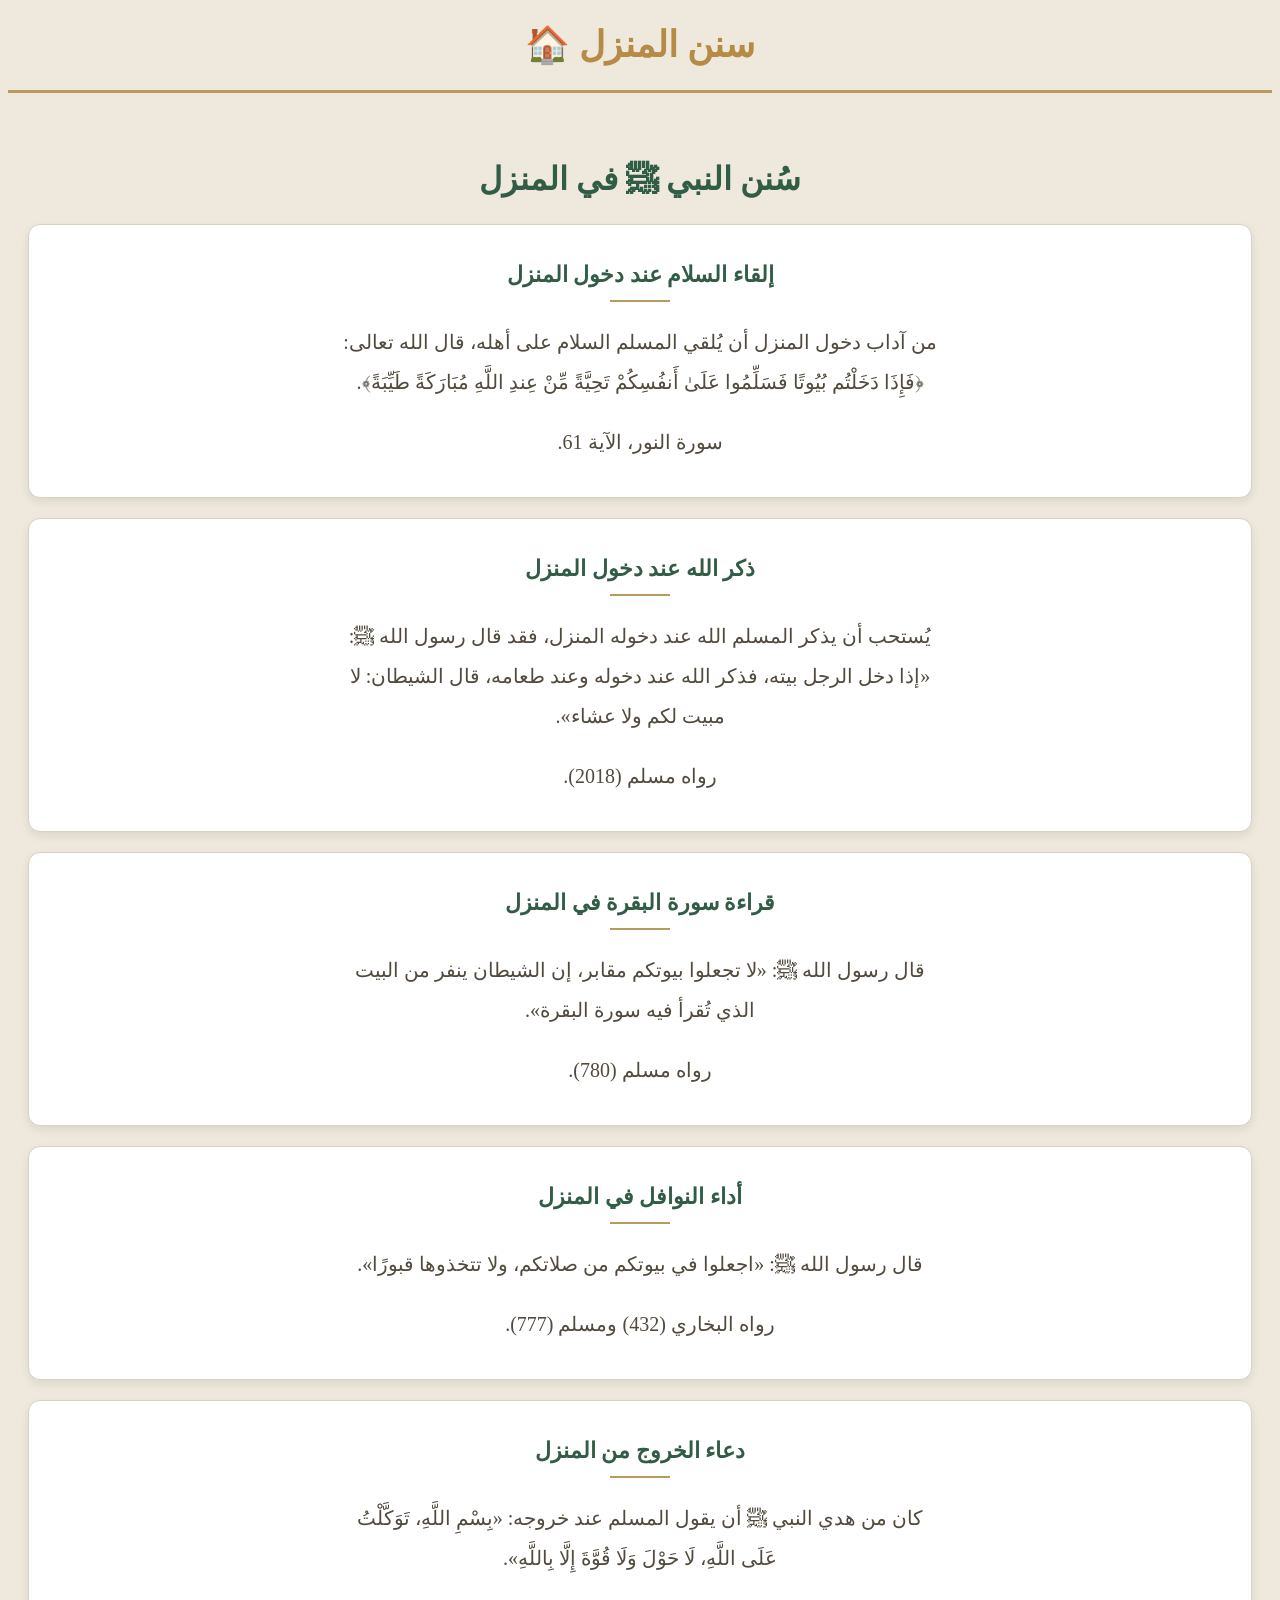
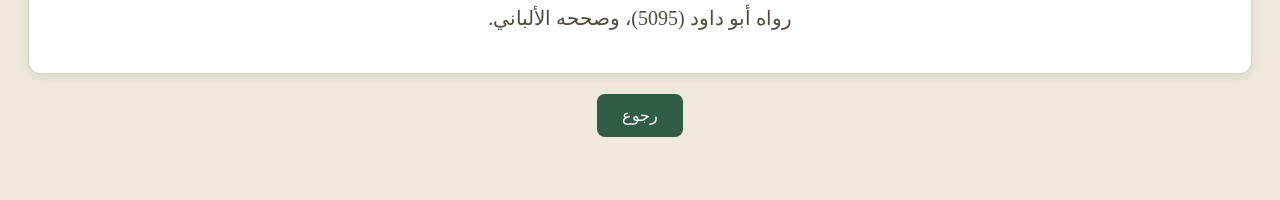
<file: manzel.html>
<!DOCTYPE html>
<html lang="ar" dir="rtl">
<head>
    <meta charset="UTF-8">
    <meta name="viewport" content="width=device-width, initial-scale=1.0">
    <title>سنن المنزل | سُنّي</title>
    <link rel="stylesheet" href="style.css">
</head>
<body>

<!DOCTYPE html>
<html lang="ar" dir="rtl">
<head>
    <meta charset="UTF-8">
    <meta name="viewport" content="width=device-width, initial-scale=1.0">
    <title>سنن المنزل | سُنّي</title>
    <link rel="stylesheet" href="style.css">
</head>
<body>

<header>
    <h1>سنن المنزل 🏠</h1>
</header>

<main class="manzel-book">

    <h2>سُنن النبي ﷺ في المنزل</h2>

    <div class="manzel-section">
        <h3>إلقاء السلام عند دخول المنزل</h3>
        <p>
            من آداب دخول المنزل أن يُلقي المسلم السلام على أهله،
            قال الله تعالى:
            ﴿فَإِذَا دَخَلْتُم بُيُوتًا فَسَلِّمُوا عَلَىٰ أَنفُسِكُمْ تَحِيَّةً مِّنْ عِندِ اللَّهِ مُبَارَكَةً طَيِّبَةً﴾.
        </p>
        <p>سورة النور، الآية 61.</p>
    </div>

    <div class="manzel-section">
        <h3>ذكر الله عند دخول المنزل</h3>
        <p>
            يُستحب أن يذكر المسلم الله عند دخوله المنزل،
            فقد قال رسول الله ﷺ:
            «إذا دخل الرجل بيته، فذكر الله عند دخوله وعند طعامه،
            قال الشيطان: لا مبيت لكم ولا عشاء».
        </p>
        <p>رواه مسلم (2018).</p>
    </div>

    <div class="manzel-section">
        <h3>قراءة سورة البقرة في المنزل</h3>
        <p>
            قال رسول الله ﷺ:
            «لا تجعلوا بيوتكم مقابر، إن الشيطان ينفر من البيت
            الذي تُقرأ فيه سورة البقرة».
        </p>
        <p>رواه مسلم (780).</p>
    </div>

    <div class="manzel-section">
        <h3>أداء النوافل في المنزل</h3>
        <p>
            قال رسول الله ﷺ:
            «اجعلوا في بيوتكم من صلاتكم، ولا تتخذوها قبورًا».
        </p>
        <p>رواه البخاري (432) ومسلم (777).</p>
    </div>

    <div class="manzel-section">
        <h3>دعاء الخروج من المنزل</h3>
        <p>
            كان من هدي النبي ﷺ أن يقول المسلم عند خروجه:
            «بِسْمِ اللَّهِ، تَوَكَّلْتُ عَلَى اللَّهِ،
            لَا حَوْلَ وَلَا قُوَّةَ إِلَّا بِاللَّهِ».
        </p>
        <p>رواه أبو داود (5095)، وصححه الألباني.</p>
    </div>

<a href="sonan.html" class="card-link">
    <button>رجوع</button>
    </a>

</main>

</body>
</html>
</body>
</html>
</file>
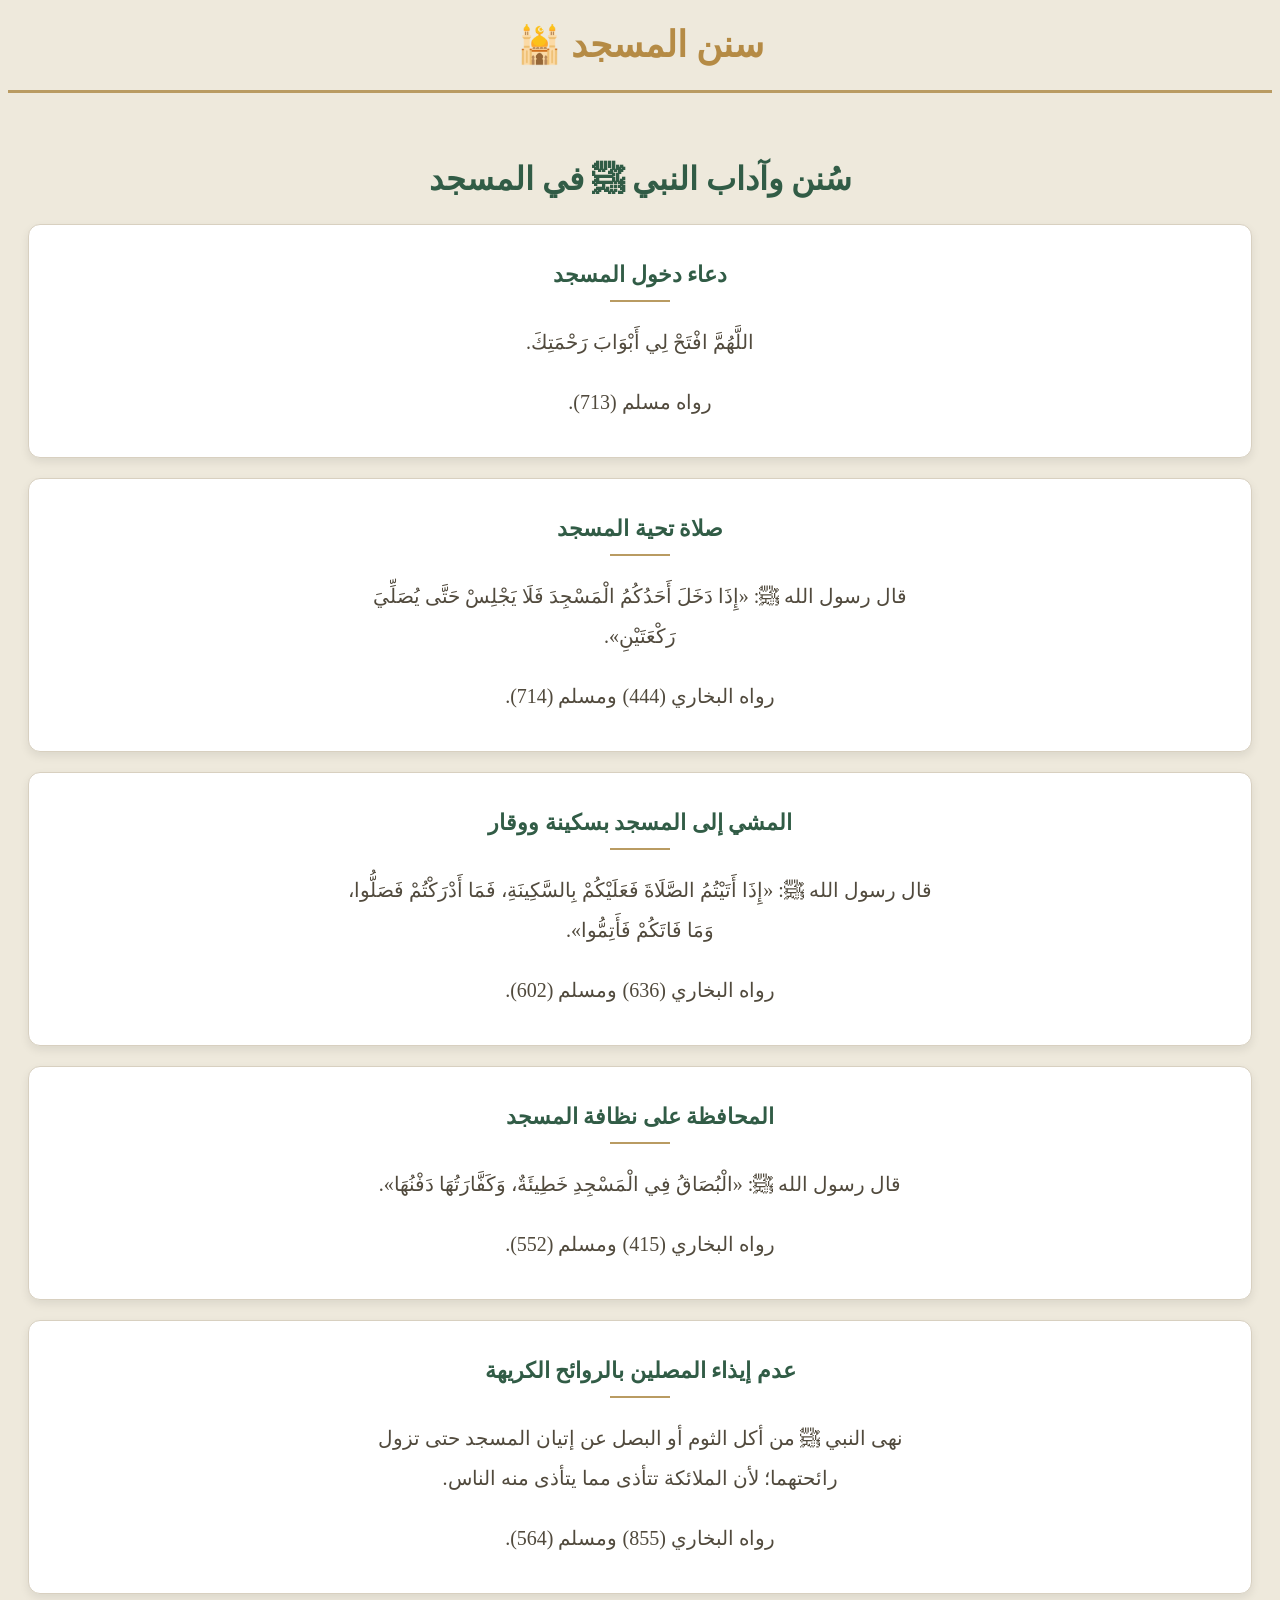
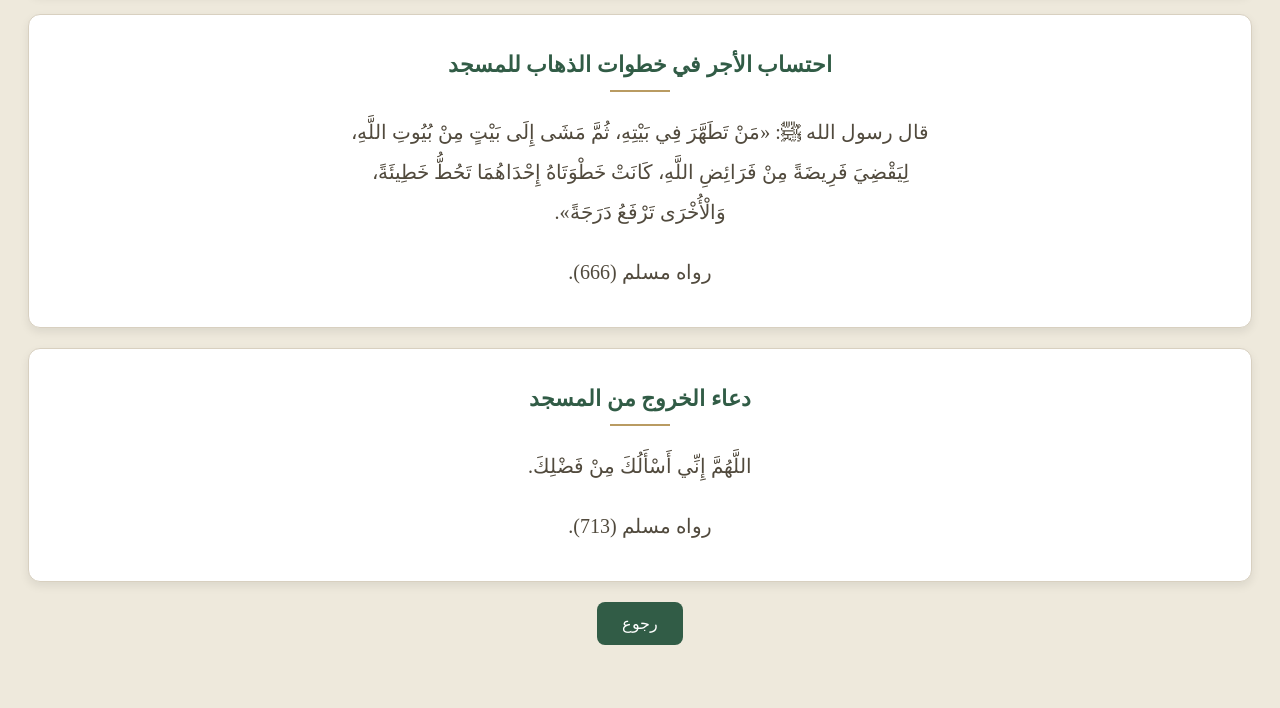
<file: masged.html>
<!DOCTYPE html>
<html lang="ar" dir="rtl">
<head>
    <meta charset="UTF-8">
    <meta name="viewport" content="width=device-width, initial-scale=1.0">
    <title>سنن المسجد | سُنّي</title>
    <link rel="stylesheet" href="style.css">
</head>
<body>
<body>

<header>
    <h1>سنن المسجد 🕌</h1>
</header>

<main class="masged-book">
    <h2>سُنن وآداب النبي ﷺ في المسجد</h2>

    <div class="masged-section">
        <h3>دعاء دخول المسجد</h3>
        <p>
            اللَّهُمَّ افْتَحْ لِي أَبْوَابَ رَحْمَتِكَ.
        </p>
        <p>رواه مسلم (713).</p>
    </div>

    <div class="masged-section">
        <h3>صلاة تحية المسجد</h3>
        <p>
            قال رسول الله ﷺ:
            «إِذَا دَخَلَ أَحَدُكُمُ الْمَسْجِدَ
            فَلَا يَجْلِسْ حَتَّى يُصَلِّيَ رَكْعَتَيْنِ».
        </p>
        <p>رواه البخاري (444) ومسلم (714).</p>
    </div>

    <div class="masged-section">
        <h3>المشي إلى المسجد بسكينة ووقار</h3>
        <p>
            قال رسول الله ﷺ:
            «إِذَا أَتَيْتُمُ الصَّلَاةَ فَعَلَيْكُمْ بِالسَّكِينَةِ،
            فَمَا أَدْرَكْتُمْ فَصَلُّوا،
            وَمَا فَاتَكُمْ فَأَتِمُّوا».
        </p>
        <p>رواه البخاري (636) ومسلم (602).</p>
    </div>

    <div class="masged-section">
        <h3>المحافظة على نظافة المسجد</h3>
        <p>
            قال رسول الله ﷺ:
            «الْبُصَاقُ فِي الْمَسْجِدِ خَطِيئَةٌ،
            وَكَفَّارَتُهَا دَفْنُهَا».
        </p>
        <p>رواه البخاري (415) ومسلم (552).</p>
    </div>

    <div class="masged-section">
        <h3>عدم إيذاء المصلين بالروائح الكريهة</h3>
        <p>
            نهى النبي ﷺ من أكل الثوم أو البصل
            عن إتيان المسجد حتى تزول رائحتهما؛
            لأن الملائكة تتأذى مما يتأذى منه الناس.
        </p>
        <p>رواه البخاري (855) ومسلم (564).</p>
    </div>

    <div class="masged-section">
        <h3>احتساب الأجر في خطوات الذهاب للمسجد</h3>
        <p>
            قال رسول الله ﷺ:
            «مَنْ تَطَهَّرَ فِي بَيْتِهِ،
            ثُمَّ مَشَى إِلَى بَيْتٍ مِنْ بُيُوتِ اللَّهِ،
            لِيَقْضِيَ فَرِيضَةً مِنْ فَرَائِضِ اللَّهِ،
            كَانَتْ خَطْوَتَاهُ إِحْدَاهُمَا تَحُطُّ خَطِيئَةً،
            وَالْأُخْرَى تَرْفَعُ دَرَجَةً».
        </p>
        <p>رواه مسلم (666).</p>
    </div>

    <div class="masged-section">
        <h3>دعاء الخروج من المسجد</h3>
        <p>
            اللَّهُمَّ إِنِّي أَسْأَلُكَ مِنْ فَضْلِكَ.
        </p>
        <p>رواه مسلم (713).</p>
    </div>

<a href="sonan.html" class="card-link">
    <button>رجوع</button>
    </a>

</main>

</body>
</body>
</html>
</file>
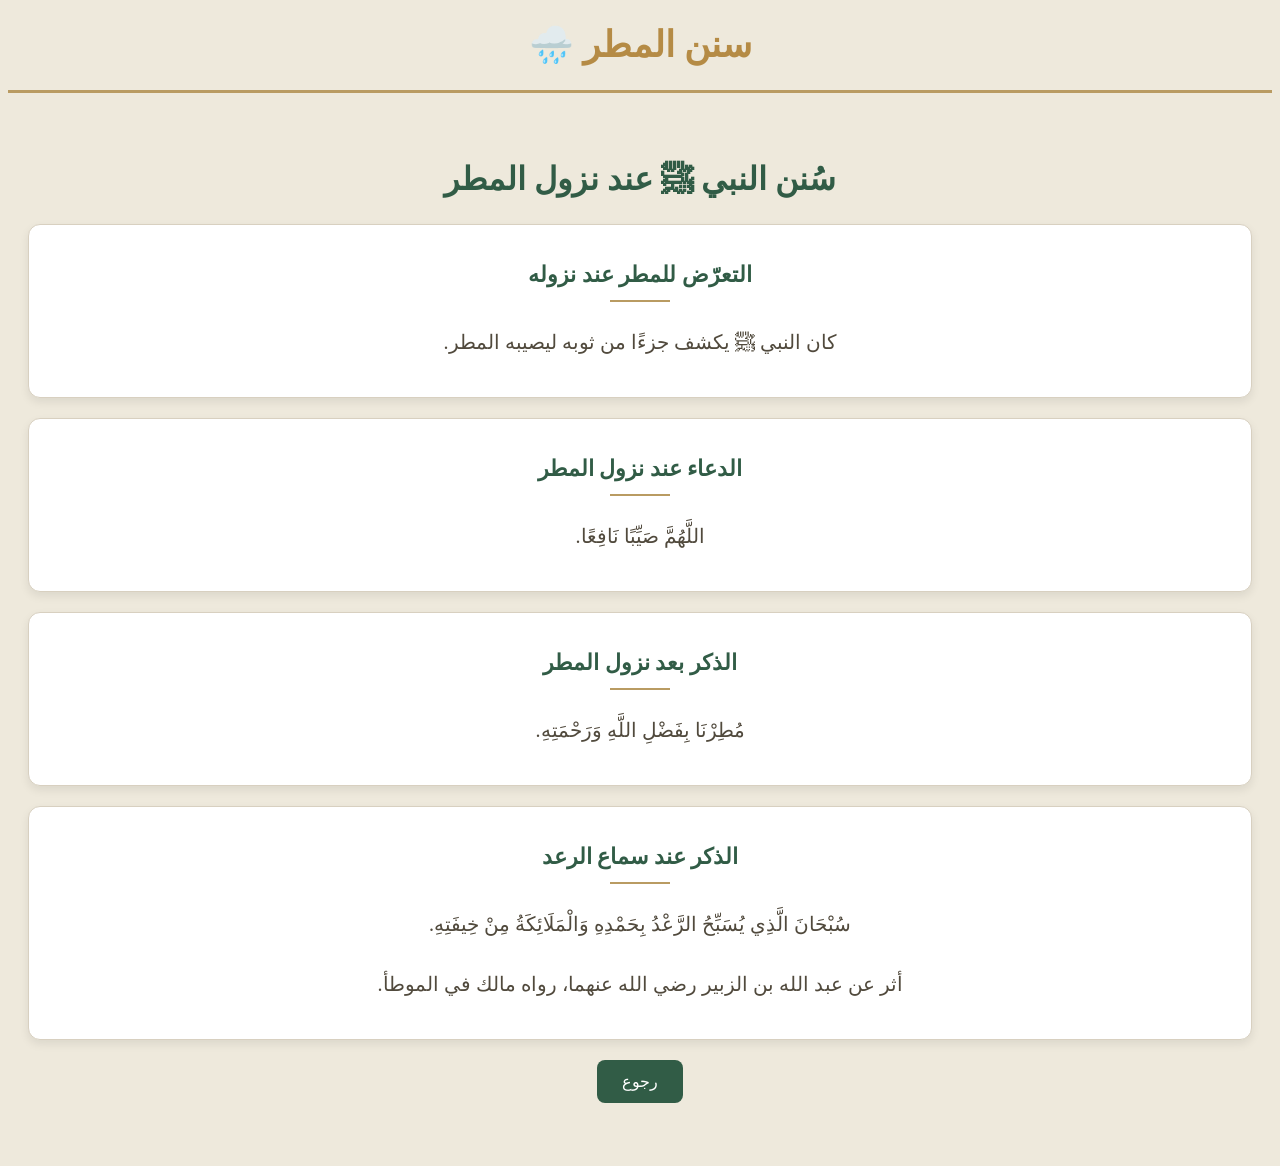
<file: matar.html>
<!DOCTYPE html>
<html lang="ar" dir="rtl">
<head>
    <meta charset="UTF-8">
    <meta name="viewport" content="width=device-width, initial-scale=1.0">
    <title>سنن المطر | سُنّي</title>
    <link rel="stylesheet" href="style.css">
</head>
<body>
    
    <header>
    <h1>سنن المطر 🌧️</h1>
</header>

<main class="matar-book">

<h2>سُنن النبي ﷺ عند نزول المطر</h2>

<div class="matar-section">
    <h3>التعرّض للمطر عند نزوله</h3>
    <p>
        كان النبي ﷺ يكشف جزءًا من ثوبه ليصيبه المطر.
    </p>

</div>

<div class="matar-section">
    <h3>الدعاء عند نزول المطر</h3>
    <p>
        اللَّهُمَّ صَيِّبًا نَافِعًا.
    </p>
</div>
<div class="matar-section">
    <h3>الذكر بعد نزول المطر</h3>
    <p>
        مُطِرْنَا بِفَضْلِ اللَّهِ وَرَحْمَتِهِ.
    </p>
</div>

<div class="matar-section">
    <h3>الذكر عند سماع الرعد</h3>
    <p>
        سُبْحَانَ الَّذِي يُسَبِّحُ الرَّعْدُ بِحَمْدِهِ
        وَالْمَلَائِكَةُ مِنْ خِيفَتِهِ.
    </p>
    <p>
        أثر عن عبد الله بن الزبير رضي الله عنهما، رواه مالك في الموطأ.
    </p>
</div>
<a href="sonan.html" class="card-link">
    <button>رجوع</button>
    </a>

</main>

</body>
</html>
</file>
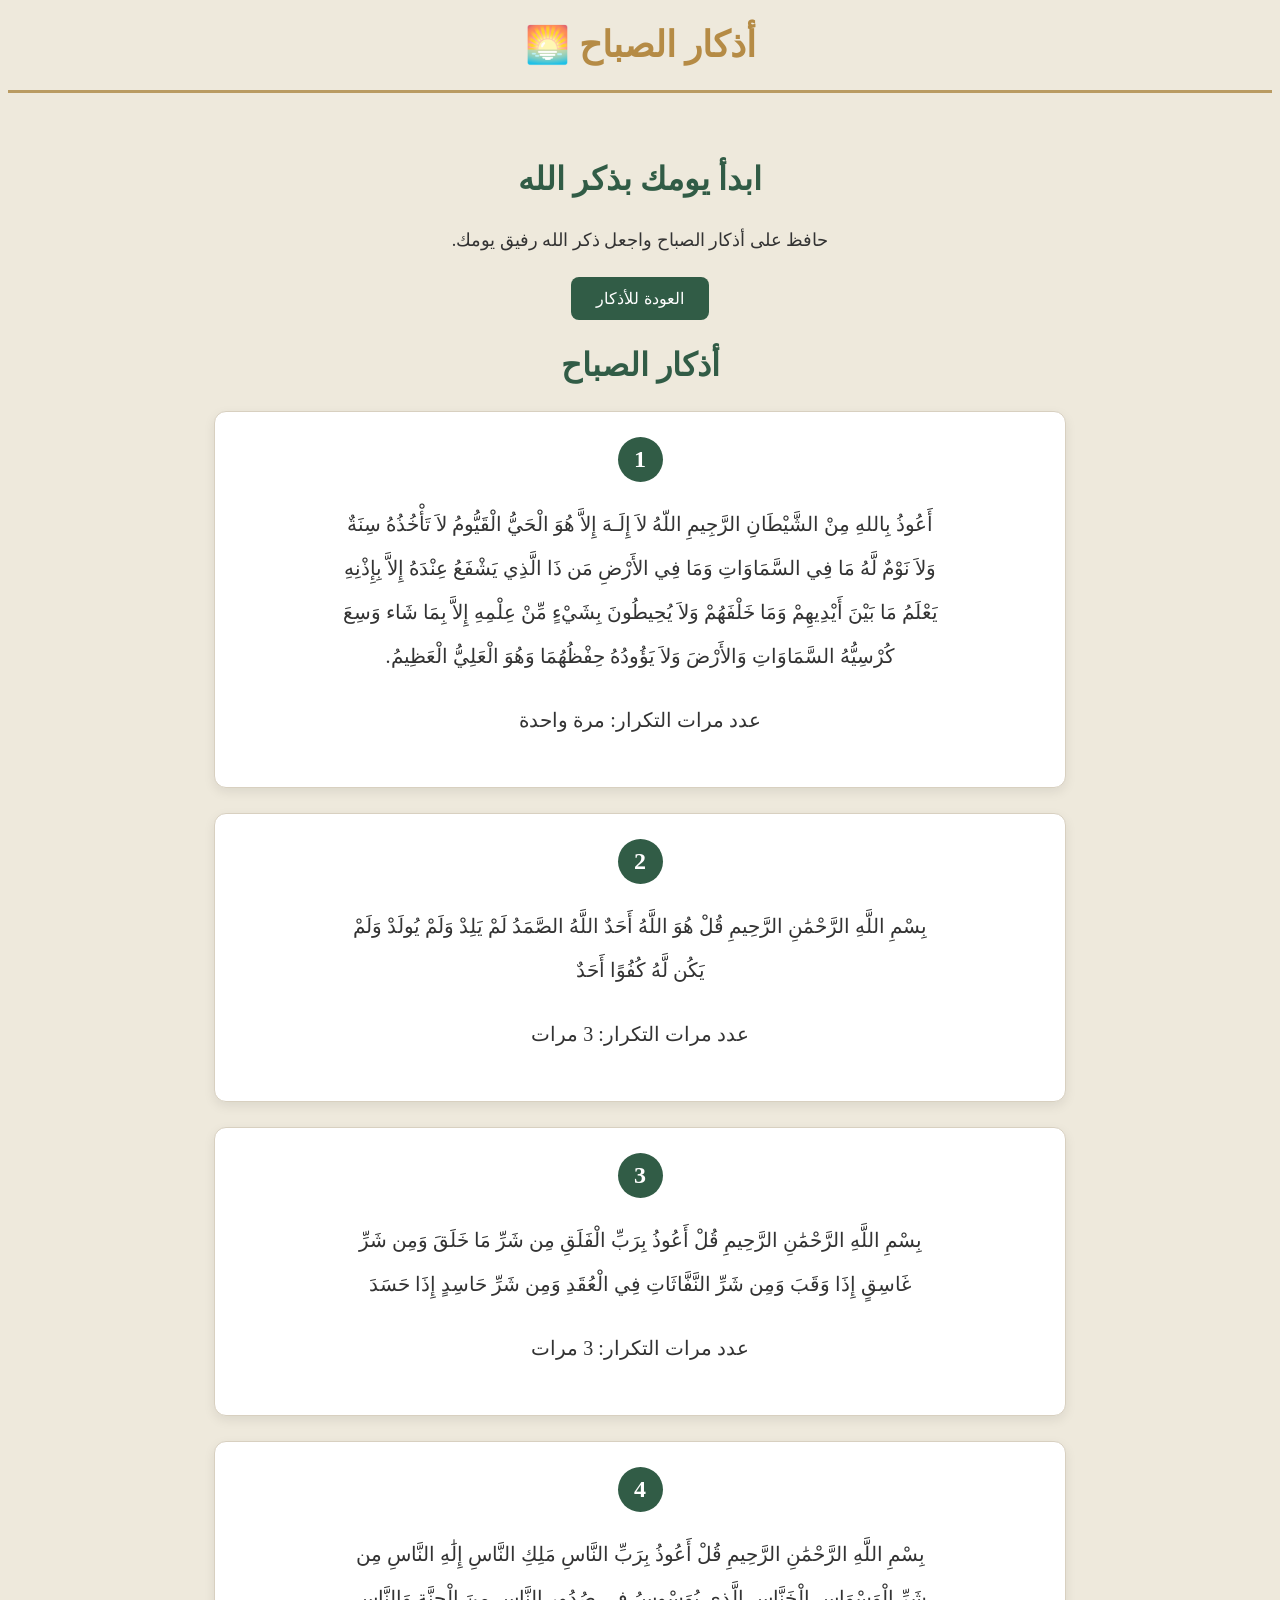
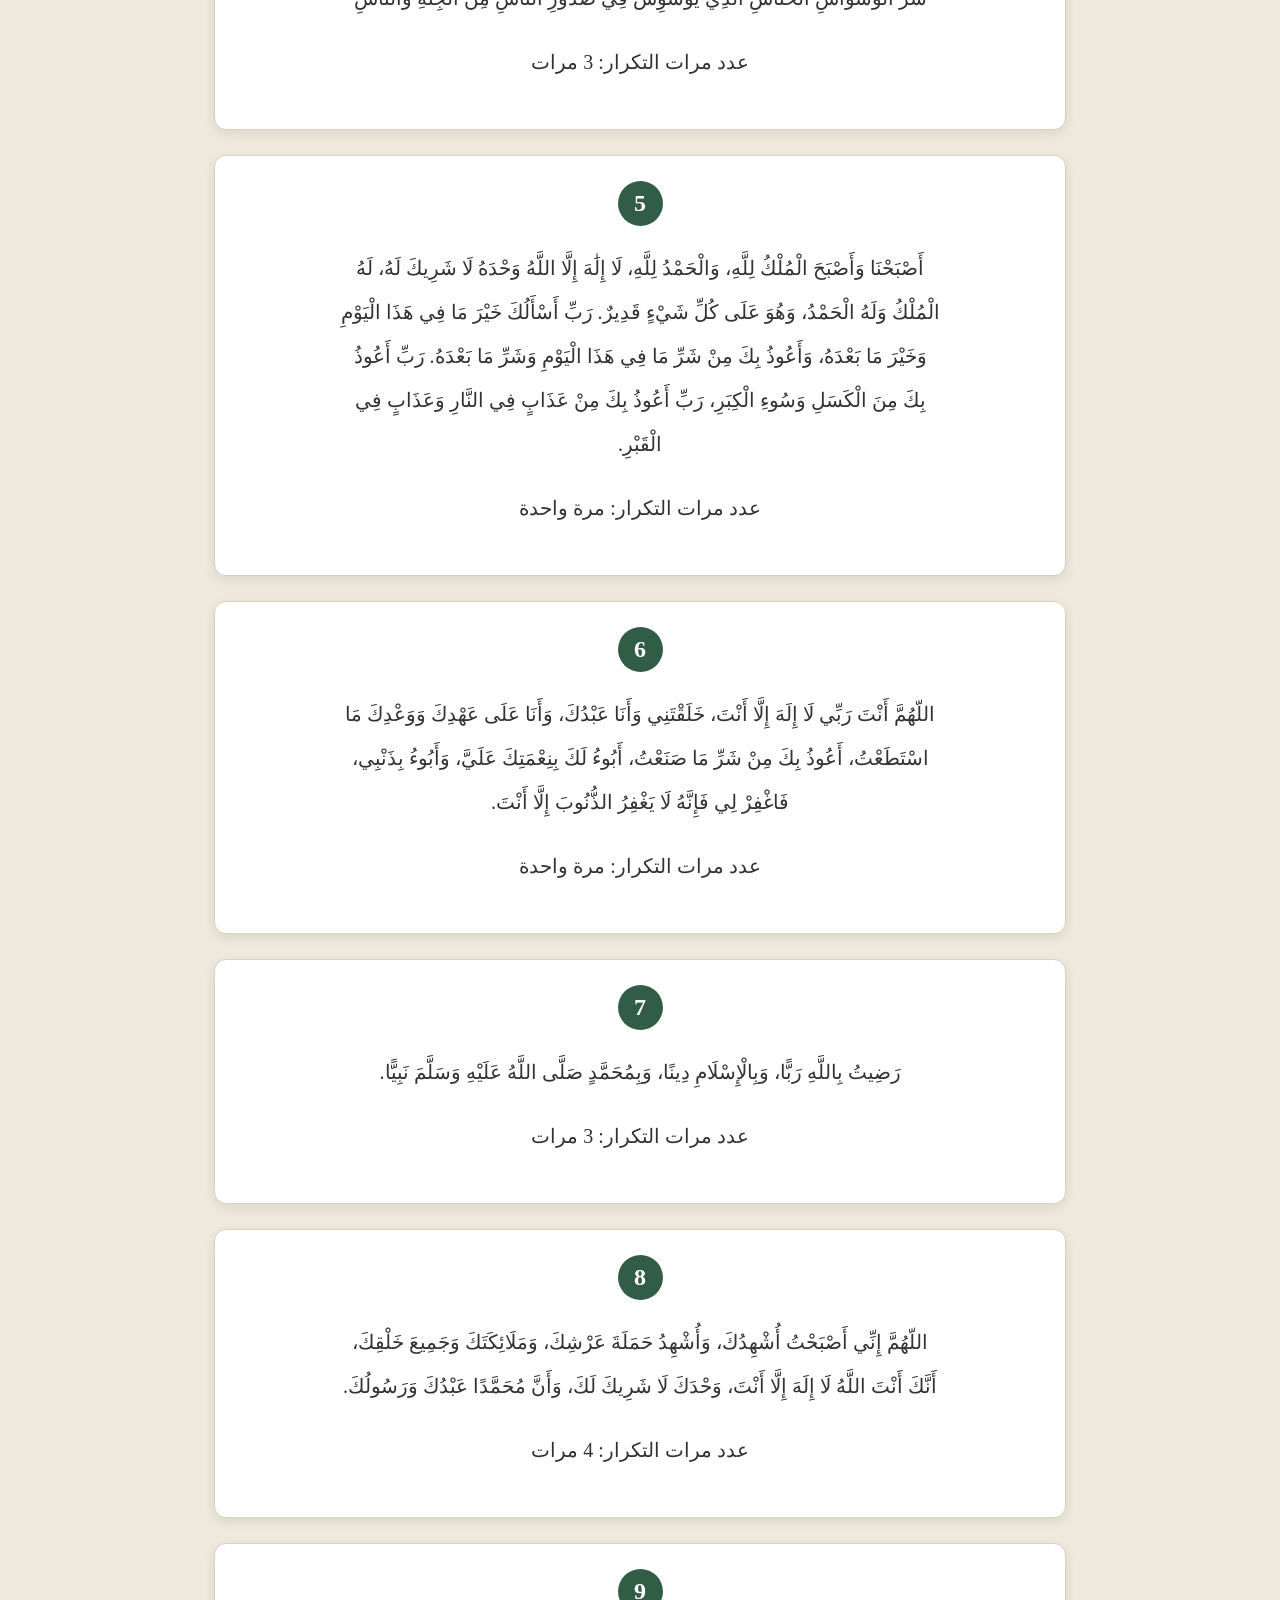
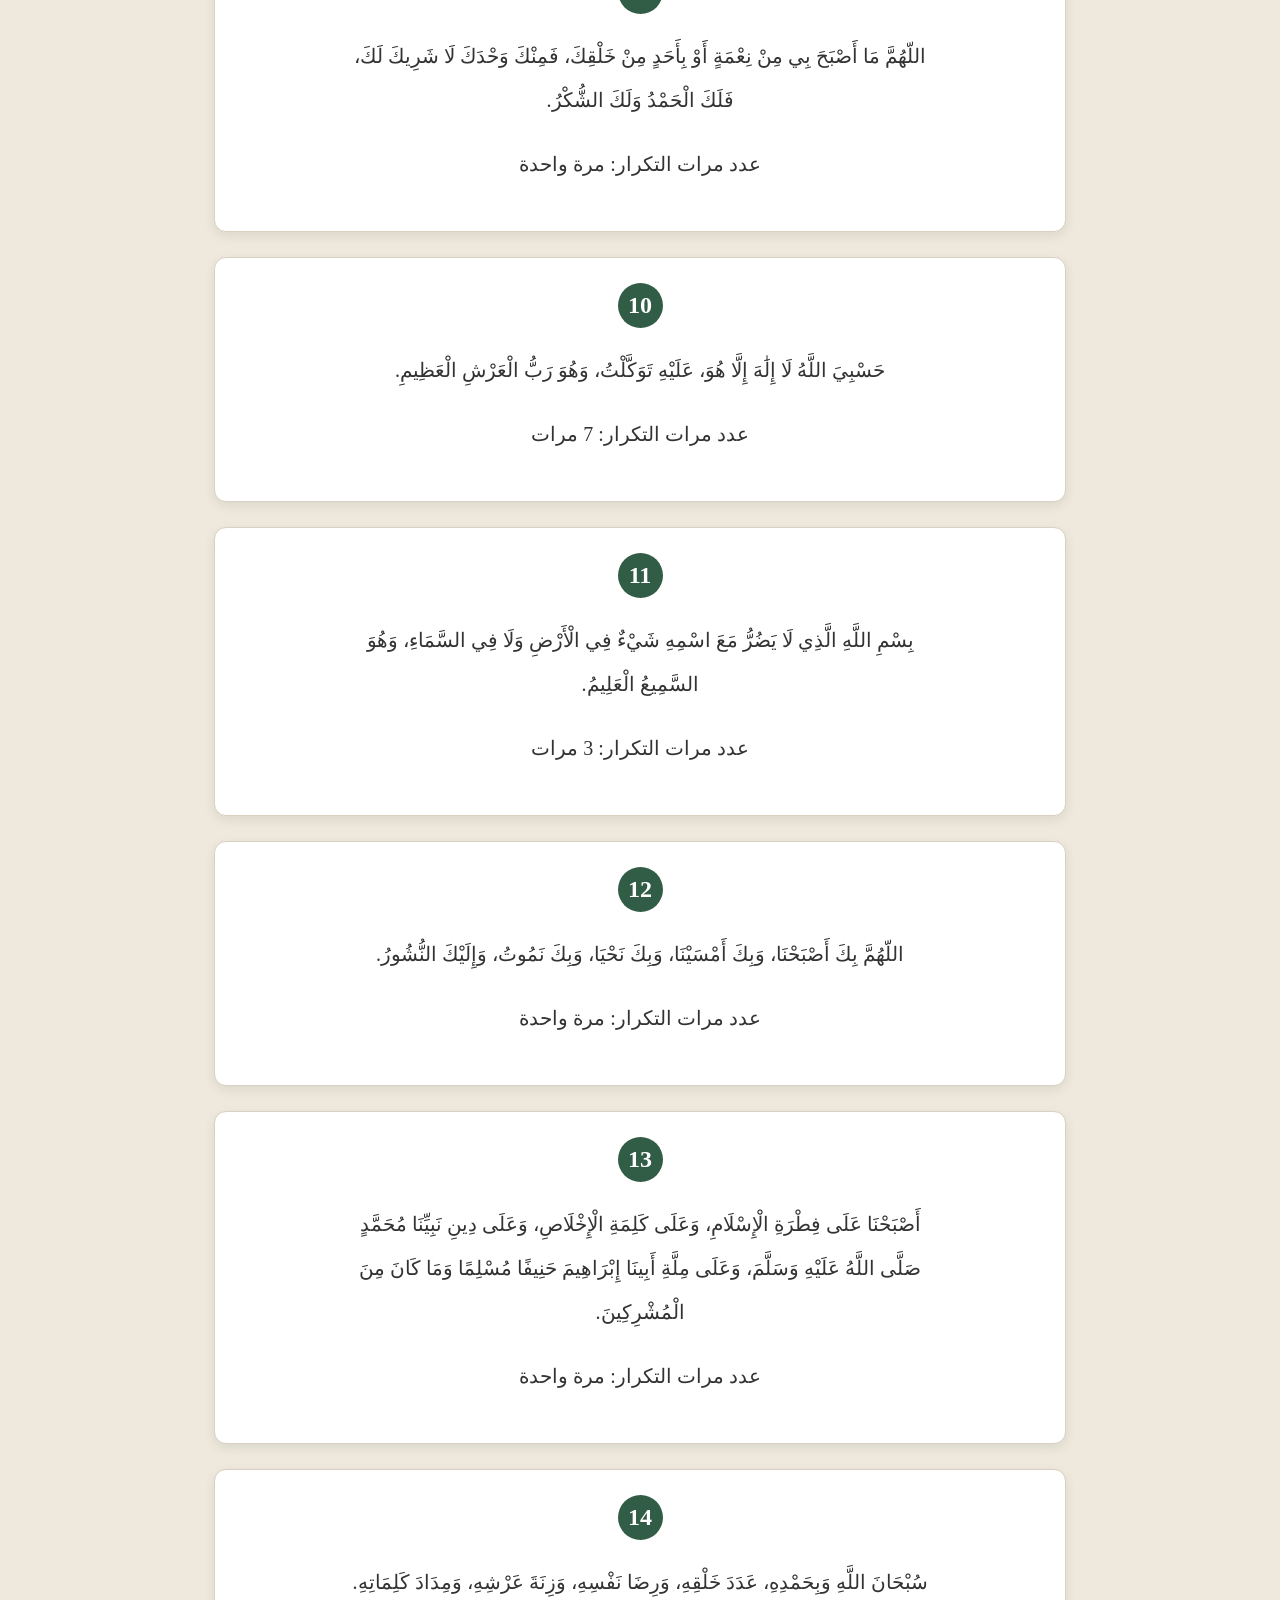
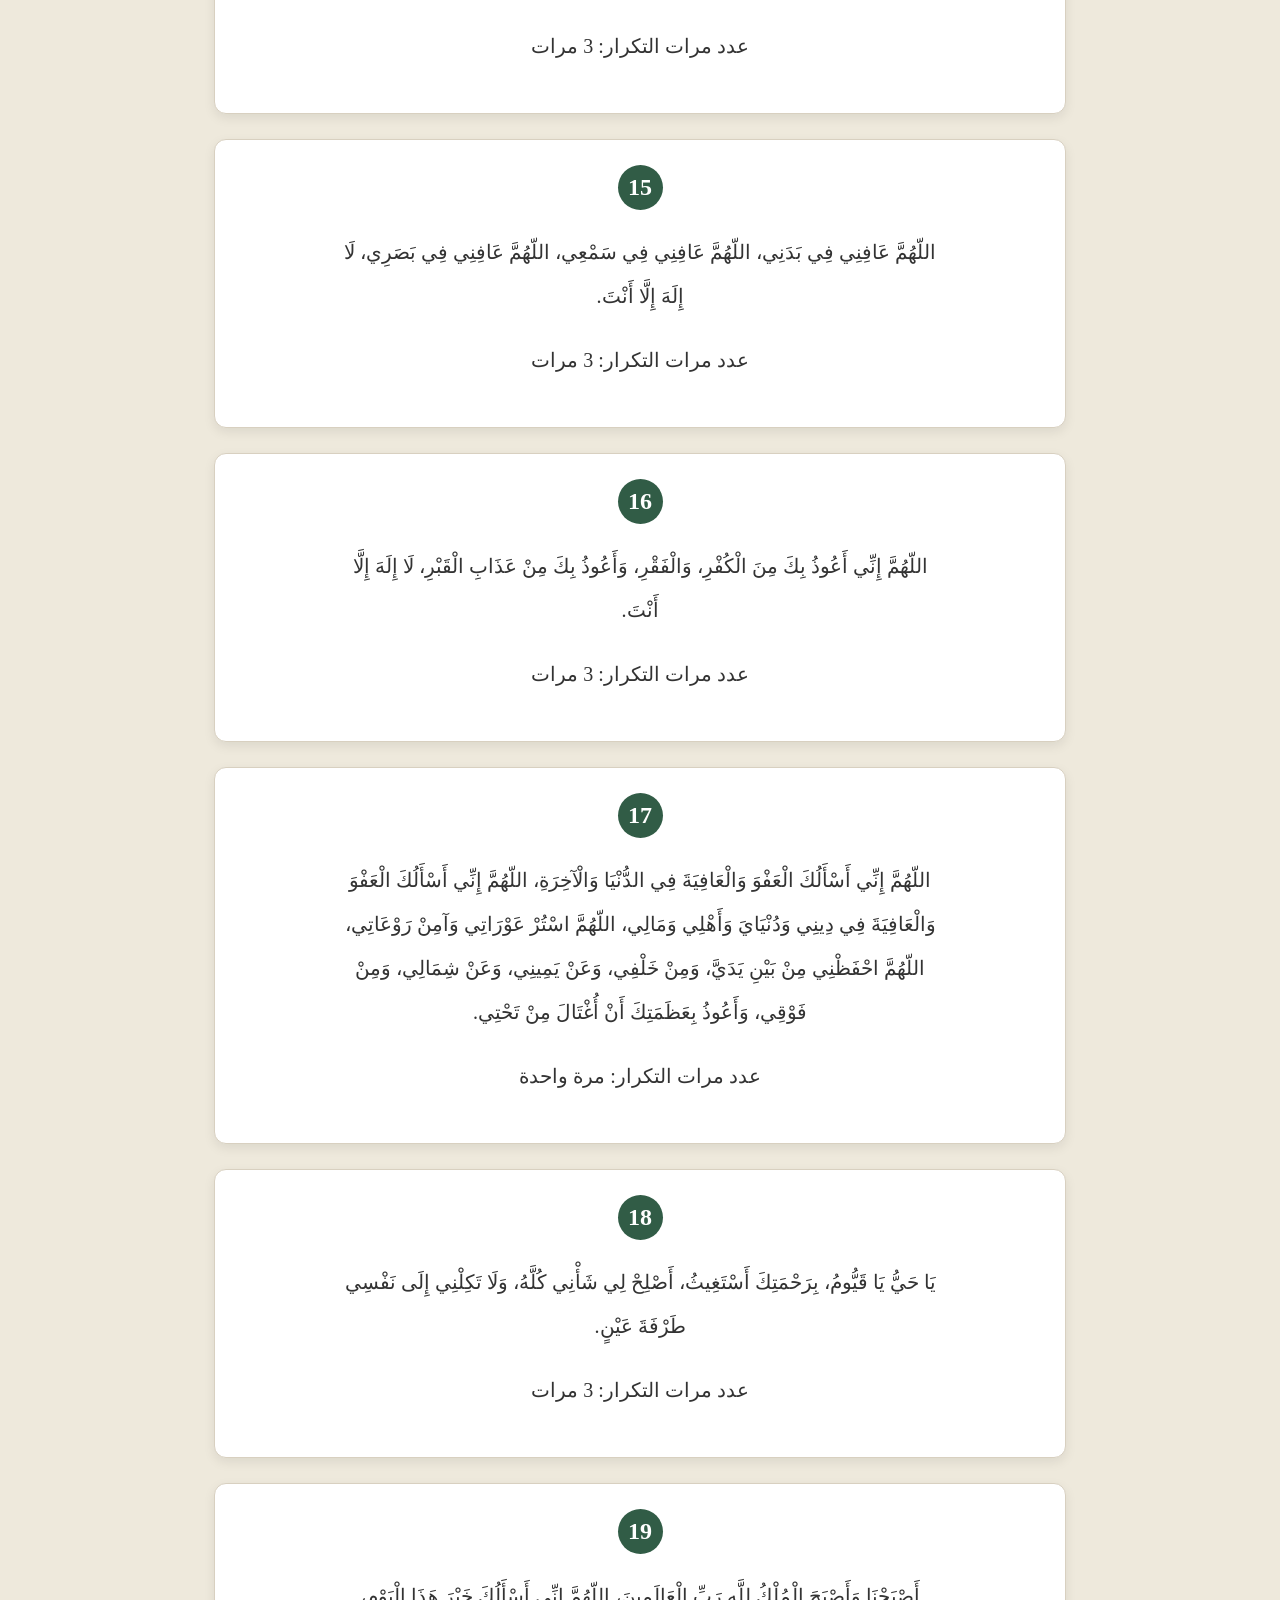
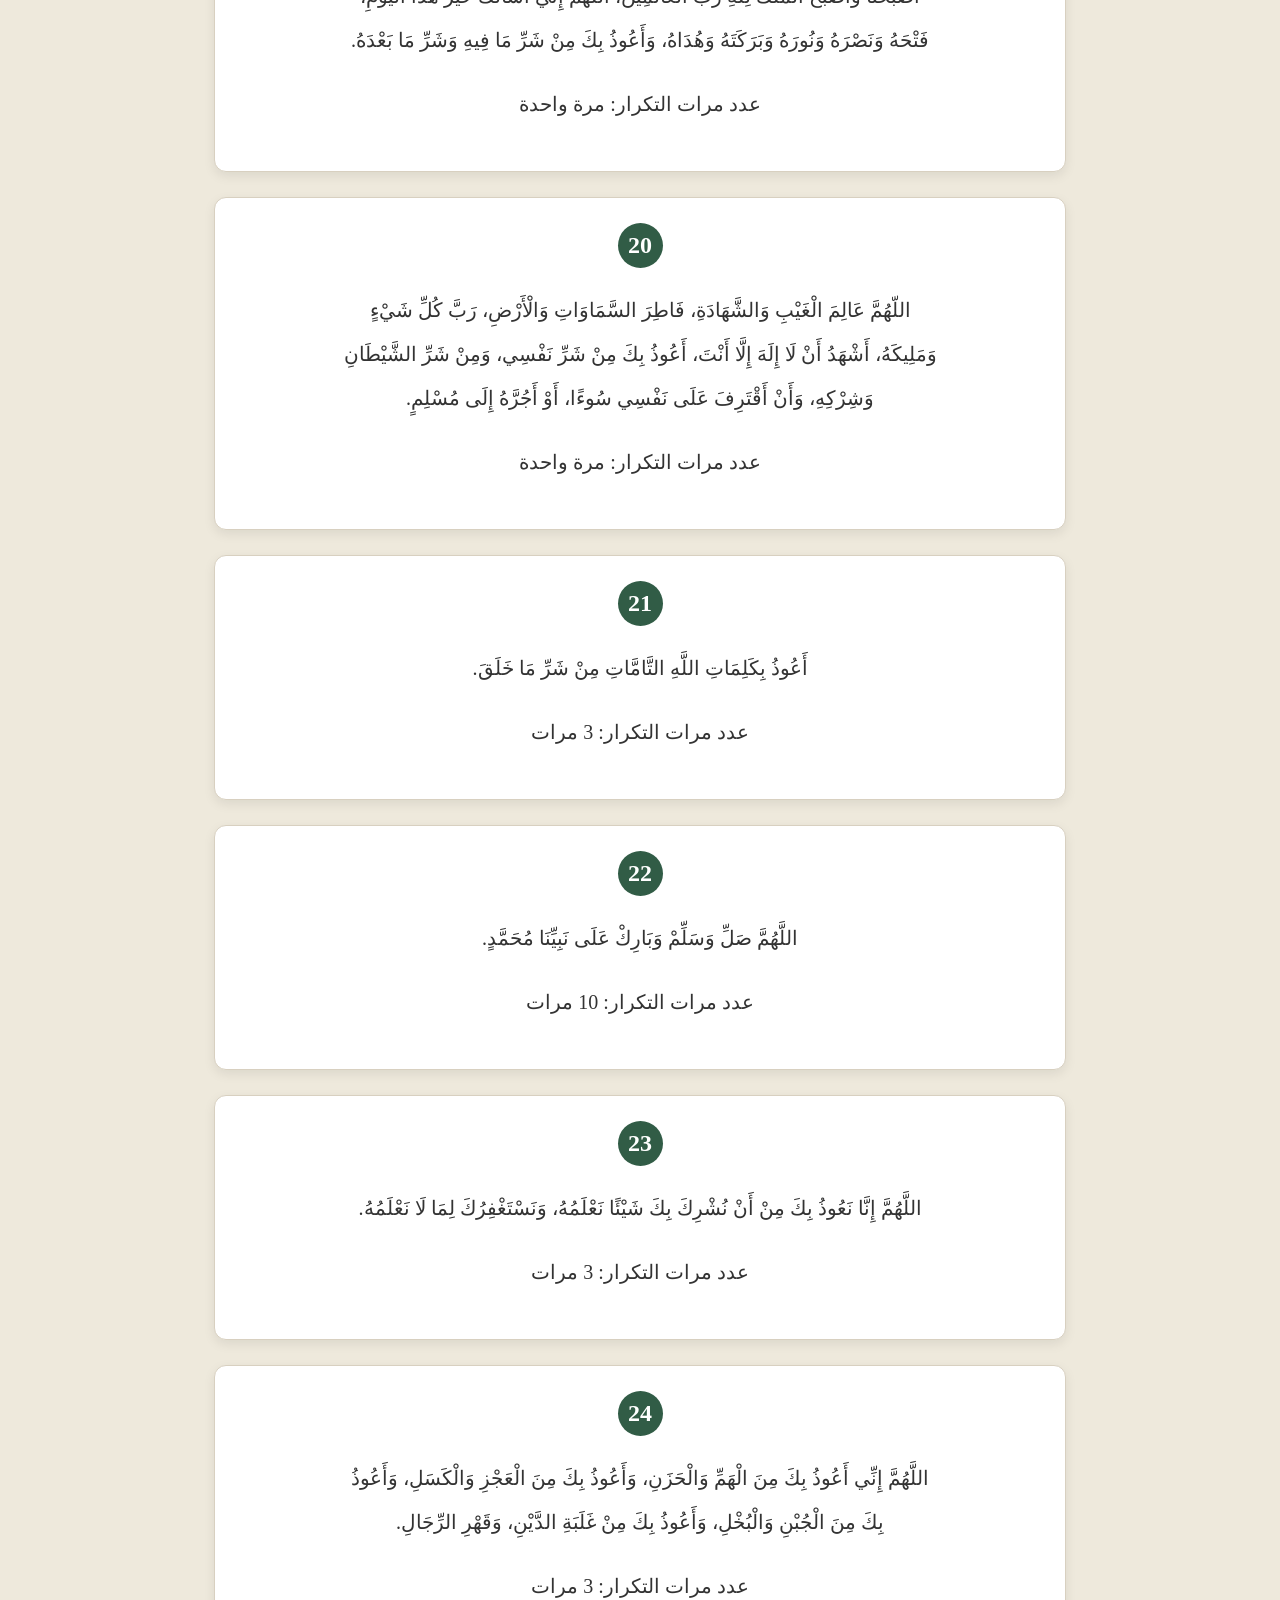
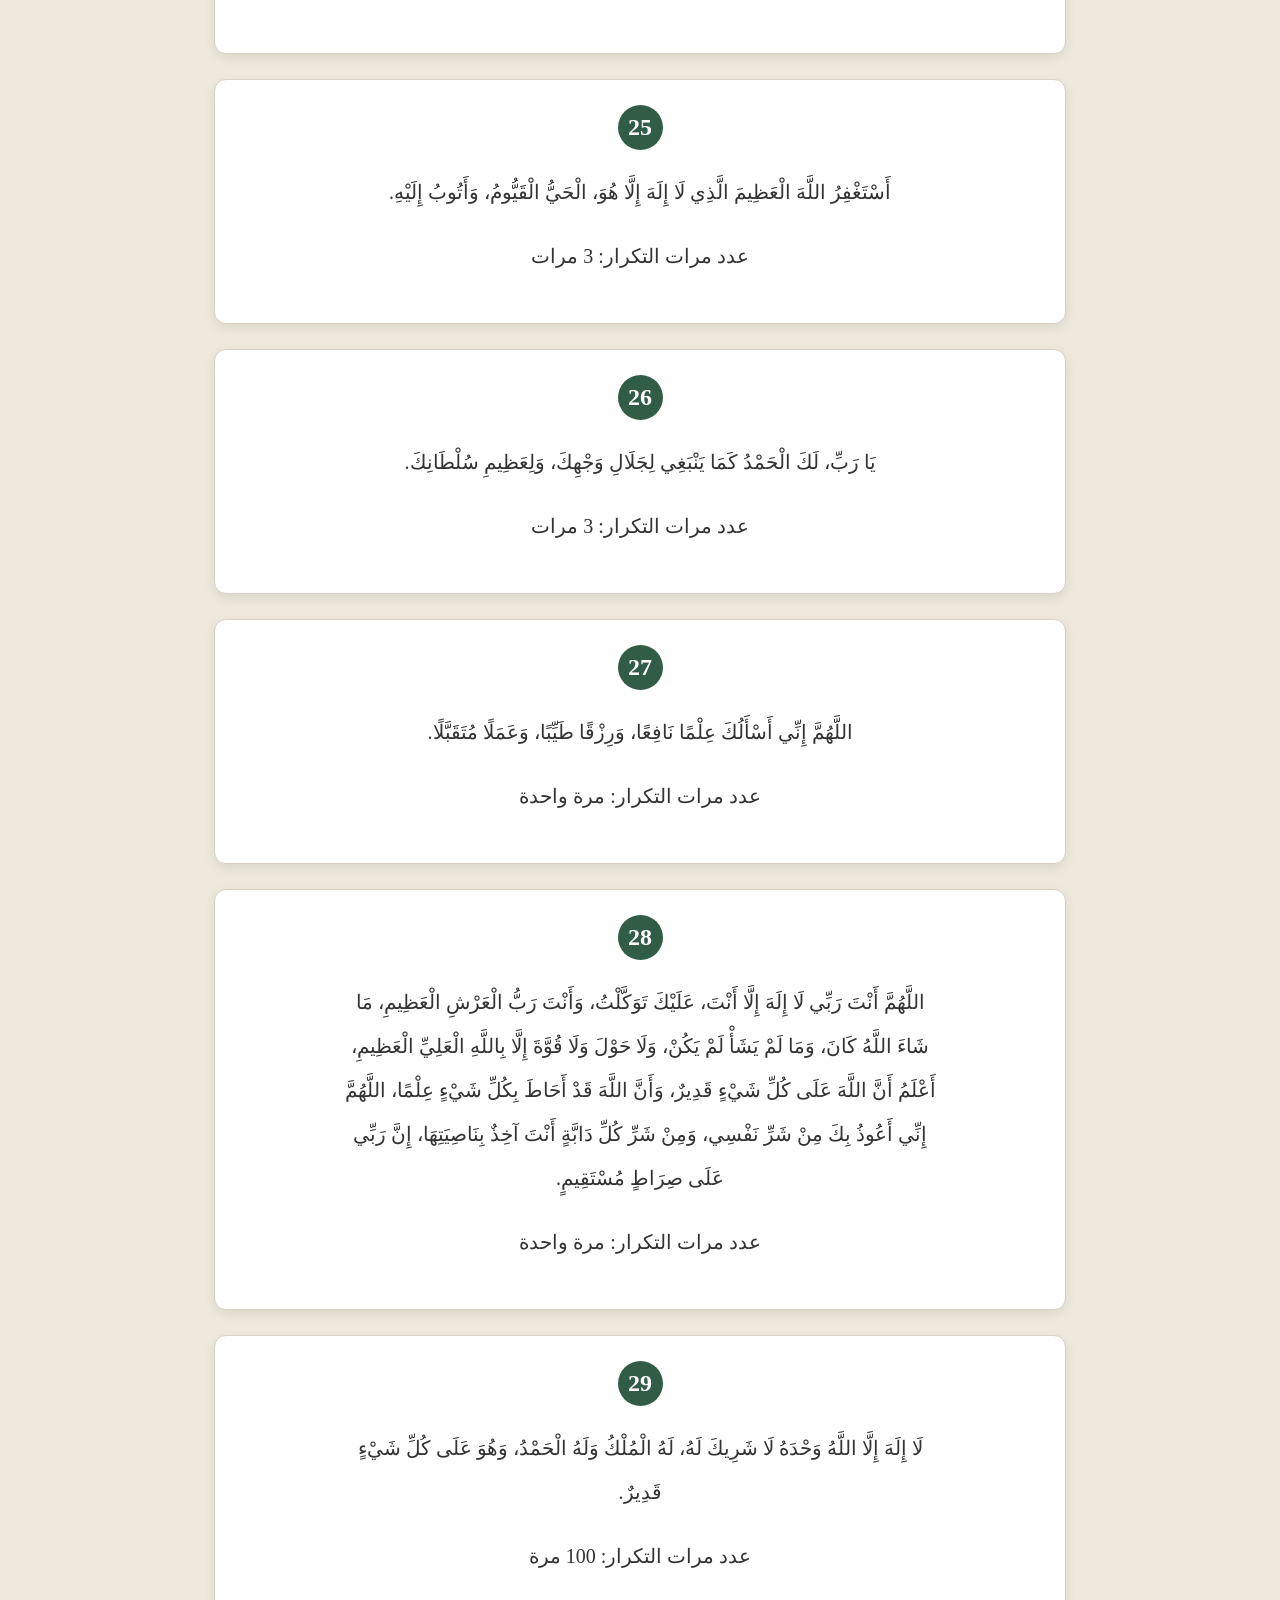
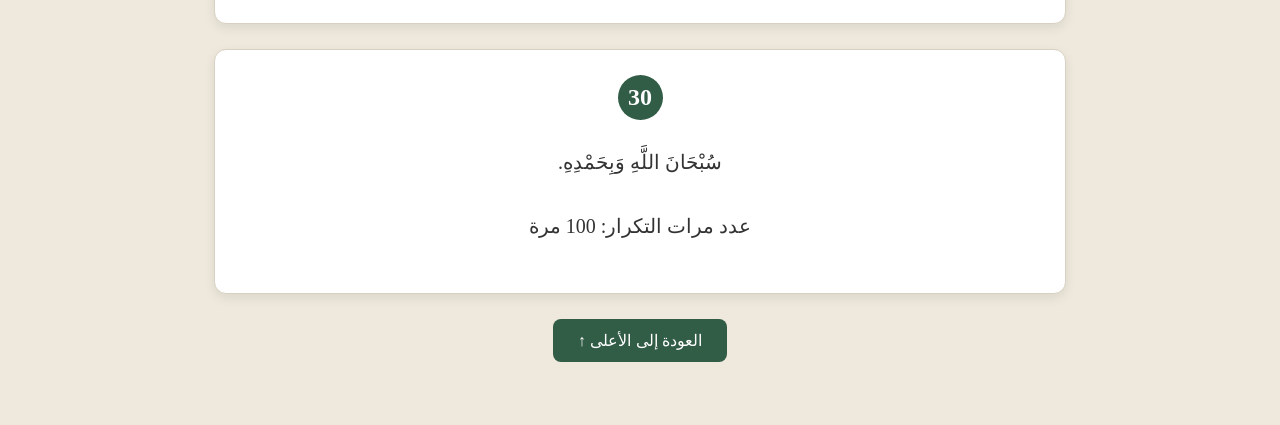
<file: morning.html>
<!DOCTYPE html>
<html lang="ar" dir="rtl">
<head>
    <meta charset="UTF-8">
    <meta name="viewport" content="width=device-width, initial-scale=1.0">
    <title>أذكار الصباح | سُنّتي</title>
    <link rel="stylesheet" href="style.css">
</head>
<body>
    <header>
    <h1>أذكار الصباح 🌅</h1>
</header>

<main>
    <h2>ابدأ يومك بذكر الله</h2>
    <p>حافظ على أذكار الصباح واجعل ذكر الله رفيق يومك.</p>
    <a href="azkar.html" class="card-link">
        <button>العودة للأذكار</button>
        <h2>أذكار الصباح</h2>
    </a>
    
<section class="card">

    <h3 class="card-number">1</h3>

    <p>
        أَعُوذُ بِاللهِ مِنْ الشَّيْطَانِ الرَّجِيمِ

        اللّهُ لاَ إِلَـهَ إِلاَّ هُوَ الْحَيُّ الْقَيُّومُ
        لاَ تَأْخُذُهُ سِنَةٌ وَلاَ نَوْمٌ لَّهُ مَا فِي
        السَّمَاوَاتِ وَمَا فِي الأَرْضِ مَن ذَا الَّذِي
        يَشْفَعُ عِنْدَهُ إِلاَّ بِإِذْنِهِ يَعْلَمُ مَا
        بَيْنَ أَيْدِيهِمْ وَمَا خَلْفَهُمْ وَلاَ يُحِيطُونَ
        بِشَيْءٍ مِّنْ عِلْمِهِ إِلاَّ بِمَا شَاء
        وَسِعَ كُرْسِيُّهُ السَّمَاوَاتِ وَالأَرْضَ
        وَلاَ يَؤُودُهُ حِفْظُهُمَا وَهُوَ الْعَلِيُّ الْعَظِيمُ.
    </p>

    <p>عدد مرات التكرار: مرة واحدة</p>

</section>

<section class="card">

    <h3 class="card-number">2</h3>

    <p>
        بِسْمِ اللَّهِ الرَّحْمَٰنِ الرَّحِيمِ

        قُلْ هُوَ اللَّهُ أَحَدٌ
        اللَّهُ الصَّمَدُ
        لَمْ يَلِدْ وَلَمْ يُولَدْ
        وَلَمْ يَكُن لَّهُ كُفُوًا أَحَدٌ
    </p>

    <p>عدد مرات التكرار: 3 مرات</p>

</section>

<section class="card">

    <h3 class="card-number">3</h3>

    <p>
        بِسْمِ اللَّهِ الرَّحْمَٰنِ الرَّحِيمِ

        قُلْ أَعُوذُ بِرَبِّ الْفَلَقِ
        مِن شَرِّ مَا خَلَقَ
        وَمِن شَرِّ غَاسِقٍ إِذَا وَقَبَ
        وَمِن شَرِّ النَّفَّاثَاتِ فِي الْعُقَدِ
        وَمِن شَرِّ حَاسِدٍ إِذَا حَسَدَ
    </p>

    <p>عدد مرات التكرار: 3 مرات</p>

</section>

<section class="card">

    <h3 class="card-number">4</h3>

    <p>
        بِسْمِ اللَّهِ الرَّحْمَٰنِ الرَّحِيمِ

        قُلْ أَعُوذُ بِرَبِّ النَّاسِ
        مَلِكِ النَّاسِ
        إِلَٰهِ النَّاسِ
        مِن شَرِّ الْوَسْوَاسِ الْخَنَّاسِ
        الَّذِي يُوَسْوِسُ فِي صُدُورِ النَّاسِ
        مِنَ الْجِنَّةِ وَالنَّاسِ
    </p>

    <p>عدد مرات التكرار: 3 مرات</p>

</section>

<section class="card">

    <h3 class="card-number">5</h3>

    <p>
        أَصْبَحْنَا وَأَصْبَحَ الْمُلْكُ لِلَّهِ،
        وَالْحَمْدُ لِلَّهِ،
        لَا إِلَٰهَ إِلَّا اللَّهُ وَحْدَهُ لَا شَرِيكَ لَهُ،
        لَهُ الْمُلْكُ وَلَهُ الْحَمْدُ،
        وَهُوَ عَلَى كُلِّ شَيْءٍ قَدِيرٌ.
        رَبِّ أَسْأَلُكَ خَيْرَ مَا فِي هَذَا الْيَوْمِ
        وَخَيْرَ مَا بَعْدَهُ،
        وَأَعُوذُ بِكَ مِنْ شَرِّ مَا فِي هَذَا الْيَوْمِ
        وَشَرِّ مَا بَعْدَهُ.
        رَبِّ أَعُوذُ بِكَ مِنَ الْكَسَلِ وَسُوءِ الْكِبَرِ،
        رَبِّ أَعُوذُ بِكَ مِنْ عَذَابٍ فِي النَّارِ
        وَعَذَابٍ فِي الْقَبْرِ.
    </p>

    <p>عدد مرات التكرار: مرة واحدة</p>

</section>

<section class="card">

    <h3 class="card-number">6</h3>

    <p>
        اللّهُمَّ أَنْتَ رَبِّي لَا إِلَهَ إِلَّا أَنْتَ،
        خَلَقْتَنِي وَأَنَا عَبْدُكَ،
        وَأَنَا عَلَى عَهْدِكَ وَوَعْدِكَ مَا اسْتَطَعْتُ،
        أَعُوذُ بِكَ مِنْ شَرِّ مَا صَنَعْتُ،
        أَبُوءُ لَكَ بِنِعْمَتِكَ عَلَيَّ،
        وَأَبُوءُ بِذَنْبِي،
        فَاغْفِرْ لِي فَإِنَّهُ لَا يَغْفِرُ الذُّنُوبَ إِلَّا أَنْتَ.
    </p>

    <p>عدد مرات التكرار: مرة واحدة</p>

</section>

<section class="card">

    <h3 class="card-number">7</h3>

    <p>
        رَضِيتُ بِاللَّهِ رَبًّا،
        وَبِالْإِسْلَامِ دِينًا،
        وَبِمُحَمَّدٍ صَلَّى اللَّهُ عَلَيْهِ وَسَلَّمَ نَبِيًّا.
    </p>

    <p>عدد مرات التكرار: 3 مرات</p>

</section>

<section class="card">

    <h3 class="card-number">8</h3>

    <p>
        اللّهُمَّ إِنِّي أَصْبَحْتُ أُشْهِدُكَ،
        وَأُشْهِدُ حَمَلَةَ عَرْشِكَ،
        وَمَلَائِكَتَكَ وَجَمِيعَ خَلْقِكَ،
        أَنَّكَ أَنْتَ اللَّهُ لَا إِلَهَ إِلَّا أَنْتَ،
        وَحْدَكَ لَا شَرِيكَ لَكَ،
        وَأَنَّ مُحَمَّدًا عَبْدُكَ وَرَسُولُكَ.
    </p>

    <p>عدد مرات التكرار: 4 مرات</p>

</section>

<section class="card">

    <h3 class="card-number">9</h3>

    <p>
        اللّهُمَّ مَا أَصْبَحَ بِي مِنْ نِعْمَةٍ
        أَوْ بِأَحَدٍ مِنْ خَلْقِكَ،
        فَمِنْكَ وَحْدَكَ لَا شَرِيكَ لَكَ،
        فَلَكَ الْحَمْدُ وَلَكَ الشُّكْرُ.
    </p>

    <p>عدد مرات التكرار: مرة واحدة</p>

</section>

<section class="card">

    <h3 class="card-number">10</h3>

    <p>
        حَسْبِيَ اللَّهُ لَا إِلَٰهَ إِلَّا هُوَ،
        عَلَيْهِ تَوَكَّلْتُ،
        وَهُوَ رَبُّ الْعَرْشِ الْعَظِيمِ.
    </p>

    <p>عدد مرات التكرار: 7 مرات</p>

</section>

<section class="card">

    <h3 class="card-number">11</h3>

    <p>
        بِسْمِ اللَّهِ الَّذِي لَا يَضُرُّ مَعَ اسْمِهِ شَيْءٌ
        فِي الْأَرْضِ وَلَا فِي السَّمَاءِ،
        وَهُوَ السَّمِيعُ الْعَلِيمُ.
    </p>

    <p>عدد مرات التكرار: 3 مرات</p>

</section>

<section class="card">

    <h3 class="card-number">12</h3>

    <p>
        اللّهُمَّ بِكَ أَصْبَحْنَا،
        وَبِكَ أَمْسَيْنَا،
        وَبِكَ نَحْيَا،
        وَبِكَ نَمُوتُ،
        وَإِلَيْكَ النُّشُورُ.
    </p>

    <p>عدد مرات التكرار: مرة واحدة</p>

</section>

<section class="card">

    <h3 class="card-number">13</h3>

    <p>
        أَصْبَحْنَا عَلَى فِطْرَةِ الْإِسْلَامِ،
        وَعَلَى كَلِمَةِ الْإِخْلَاصِ،
        وَعَلَى دِينِ نَبِيِّنَا مُحَمَّدٍ
        صَلَّى اللَّهُ عَلَيْهِ وَسَلَّمَ،
        وَعَلَى مِلَّةِ أَبِينَا إِبْرَاهِيمَ
        حَنِيفًا مُسْلِمًا وَمَا كَانَ مِنَ الْمُشْرِكِينَ.
    </p>

    <p>عدد مرات التكرار: مرة واحدة</p>

</section>

<section class="card">

    <h3 class="card-number">14</h3>

    <p>
        سُبْحَانَ اللَّهِ وَبِحَمْدِهِ،
        عَدَدَ خَلْقِهِ،
        وَرِضَا نَفْسِهِ،
        وَزِنَةَ عَرْشِهِ،
        وَمِدَادَ كَلِمَاتِهِ.
    </p>

    <p>عدد مرات التكرار: 3 مرات</p>

</section>

<section class="card">

    <h3 class="card-number">15</h3>

    <p>
        اللّهُمَّ عَافِنِي فِي بَدَنِي،
        اللّهُمَّ عَافِنِي فِي سَمْعِي،
        اللّهُمَّ عَافِنِي فِي بَصَرِي،
        لَا إِلَهَ إِلَّا أَنْتَ.
    </p>

    <p>عدد مرات التكرار: 3 مرات</p>

</section>

<section class="card">

    <h3 class="card-number">16</h3>

    <p>
        اللّهُمَّ إِنِّي أَعُوذُ بِكَ مِنَ الْكُفْرِ،
        وَالْفَقْرِ،
        وَأَعُوذُ بِكَ مِنْ عَذَابِ الْقَبْرِ،
        لَا إِلَهَ إِلَّا أَنْتَ.
    </p>

    <p>عدد مرات التكرار: 3 مرات</p>

</section>

<section class="card">

    <h3 class="card-number">17</h3>

    <p>
        اللّهُمَّ إِنِّي أَسْأَلُكَ الْعَفْوَ وَالْعَافِيَةَ
        فِي الدُّنْيَا وَالْآخِرَةِ،
        اللّهُمَّ إِنِّي أَسْأَلُكَ الْعَفْوَ وَالْعَافِيَةَ
        فِي دِينِي وَدُنْيَايَ وَأَهْلِي وَمَالِي،
        اللّهُمَّ اسْتُرْ عَوْرَاتِي وَآمِنْ رَوْعَاتِي،
        اللّهُمَّ احْفَظْنِي مِنْ بَيْنِ يَدَيَّ،
        وَمِنْ خَلْفِي،
        وَعَنْ يَمِينِي،
        وَعَنْ شِمَالِي،
        وَمِنْ فَوْقِي،
        وَأَعُوذُ بِعَظَمَتِكَ أَنْ أُغْتَالَ مِنْ تَحْتِي.
    </p>

    <p>عدد مرات التكرار: مرة واحدة</p>

</section>

<section class="card">

    <h3 class="card-number">18</h3>

    <p>
        يَا حَيُّ يَا قَيُّومُ،
        بِرَحْمَتِكَ أَسْتَغِيثُ،
        أَصْلِحْ لِي شَأْنِي كُلَّهُ،
        وَلَا تَكِلْنِي إِلَى نَفْسِي طَرْفَةَ عَيْنٍ.
    </p>

    <p>عدد مرات التكرار: 3 مرات</p>

</section>

<section class="card">

    <h3 class="card-number">19</h3>

    <p>
        أَصْبَحْنَا وَأَصْبَحَ الْمُلْكُ لِلَّهِ رَبِّ الْعَالَمِينَ،
        اللّهُمَّ إِنِّي أَسْأَلُكَ خَيْرَ هَذَا الْيَوْمِ،
        فَتْحَهُ وَنَصْرَهُ وَنُورَهُ وَبَرَكَتَهُ وَهُدَاهُ،
        وَأَعُوذُ بِكَ مِنْ شَرِّ مَا فِيهِ وَشَرِّ مَا بَعْدَهُ.
    </p>

    <p>عدد مرات التكرار: مرة واحدة</p>

</section>

<section class="card">

    <h3 class="card-number">20</h3>

    <p>
        اللّهُمَّ عَالِمَ الْغَيْبِ وَالشَّهَادَةِ،
        فَاطِرَ السَّمَاوَاتِ وَالْأَرْضِ،
        رَبَّ كُلِّ شَيْءٍ وَمَلِيكَهُ،
        أَشْهَدُ أَنْ لَا إِلَهَ إِلَّا أَنْتَ،
        أَعُوذُ بِكَ مِنْ شَرِّ نَفْسِي،
        وَمِنْ شَرِّ الشَّيْطَانِ وَشِرْكِهِ،
        وَأَنْ أَقْتَرِفَ عَلَى نَفْسِي سُوءًا،
        أَوْ أَجُرَّهُ إِلَى مُسْلِمٍ.
    </p>

    <p>عدد مرات التكرار: مرة واحدة</p>

</section>

<section class="card">

    <h3 class="card-number">21</h3>

    <p>
        أَعُوذُ بِكَلِمَاتِ اللَّهِ التَّامَّاتِ
        مِنْ شَرِّ مَا خَلَقَ.
    </p>

    <p>عدد مرات التكرار: 3 مرات</p>

</section>

<section class="card">

    <h3 class="card-number">22</h3>

    <p>
        اللَّهُمَّ صَلِّ وَسَلِّمْ وَبَارِكْ
        عَلَى نَبِيِّنَا مُحَمَّدٍ.
    </p>

    <p>عدد مرات التكرار: 10 مرات</p>

</section>

<section class="card">

    <h3 class="card-number">23</h3>

    <p>
        اللَّهُمَّ إِنَّا نَعُوذُ بِكَ مِنْ أَنْ نُشْرِكَ بِكَ
        شَيْئًا نَعْلَمُهُ،
        وَنَسْتَغْفِرُكَ لِمَا لَا نَعْلَمُهُ.
    </p>

    <p>عدد مرات التكرار: 3 مرات</p>

</section>

<section class="card">

    <h3 class="card-number">24</h3>

    <p>
        اللَّهُمَّ إِنِّي أَعُوذُ بِكَ مِنَ الْهَمِّ وَالْحَزَنِ،
        وَأَعُوذُ بِكَ مِنَ الْعَجْزِ وَالْكَسَلِ،
        وَأَعُوذُ بِكَ مِنَ الْجُبْنِ وَالْبُخْلِ،
        وَأَعُوذُ بِكَ مِنْ غَلَبَةِ الدَّيْنِ،
        وَقَهْرِ الرِّجَالِ.
    </p>

    <p>عدد مرات التكرار: 3 مرات</p>

</section>

<section class="card">

    <h3 class="card-number">25</h3>

    <p>
        أَسْتَغْفِرُ اللَّهَ الْعَظِيمَ الَّذِي لَا إِلَهَ إِلَّا هُوَ،
        الْحَيُّ الْقَيُّومُ،
        وَأَتُوبُ إِلَيْهِ.
    </p>

    <p>عدد مرات التكرار: 3 مرات</p>

</section>

<section class="card">

    <h3 class="card-number">26</h3>

    <p>
        يَا رَبِّ، لَكَ الْحَمْدُ كَمَا يَنْبَغِي
        لِجَلَالِ وَجْهِكَ،
        وَلِعَظِيمِ سُلْطَانِكَ.
    </p>

    <p>عدد مرات التكرار: 3 مرات</p>

</section>

<section class="card">

    <h3 class="card-number">27</h3>

    <p>
        اللَّهُمَّ إِنِّي أَسْأَلُكَ عِلْمًا نَافِعًا،
        وَرِزْقًا طَيِّبًا،
        وَعَمَلًا مُتَقَبَّلًا.
    </p>

    <p>عدد مرات التكرار: مرة واحدة</p>

</section>

<section class="card">

    <h3 class="card-number">28</h3>

    <p>
        اللَّهُمَّ أَنْتَ رَبِّي لَا إِلَهَ إِلَّا أَنْتَ،
        عَلَيْكَ تَوَكَّلْتُ،
        وَأَنْتَ رَبُّ الْعَرْشِ الْعَظِيمِ،
        مَا شَاءَ اللَّهُ كَانَ،
        وَمَا لَمْ يَشَأْ لَمْ يَكُنْ،
        وَلَا حَوْلَ وَلَا قُوَّةَ إِلَّا بِاللَّهِ الْعَلِيِّ الْعَظِيمِ،
        أَعْلَمُ أَنَّ اللَّهَ عَلَى كُلِّ شَيْءٍ قَدِيرٌ،
        وَأَنَّ اللَّهَ قَدْ أَحَاطَ بِكُلِّ شَيْءٍ عِلْمًا،
        اللَّهُمَّ إِنِّي أَعُوذُ بِكَ مِنْ شَرِّ نَفْسِي،
        وَمِنْ شَرِّ كُلِّ دَابَّةٍ أَنْتَ آخِذٌ بِنَاصِيَتِهَا،
        إِنَّ رَبِّي عَلَى صِرَاطٍ مُسْتَقِيمٍ.
    </p>

    <p>عدد مرات التكرار: مرة واحدة</p>

</section>

<section class="card">

    <h3 class="card-number">29</h3>

    <p>
        لَا إِلَهَ إِلَّا اللَّهُ وَحْدَهُ لَا شَرِيكَ لَهُ،
        لَهُ الْمُلْكُ وَلَهُ الْحَمْدُ،
        وَهُوَ عَلَى كُلِّ شَيْءٍ قَدِيرٌ.
    </p>

    <p>عدد مرات التكرار: 100 مرة</p>

</section>

<section class="card">

    <h3 class="card-number">30</h3>

    <p>
        سُبْحَانَ اللَّهِ وَبِحَمْدِهِ.
    </p>

    <p>عدد مرات التكرار: 100 مرة</p>

</section>
<a href="#" class="card-link">
    <button>العودة إلى الأعلى ↑</button>
</a>
</main>
</body>
</html>
</file>
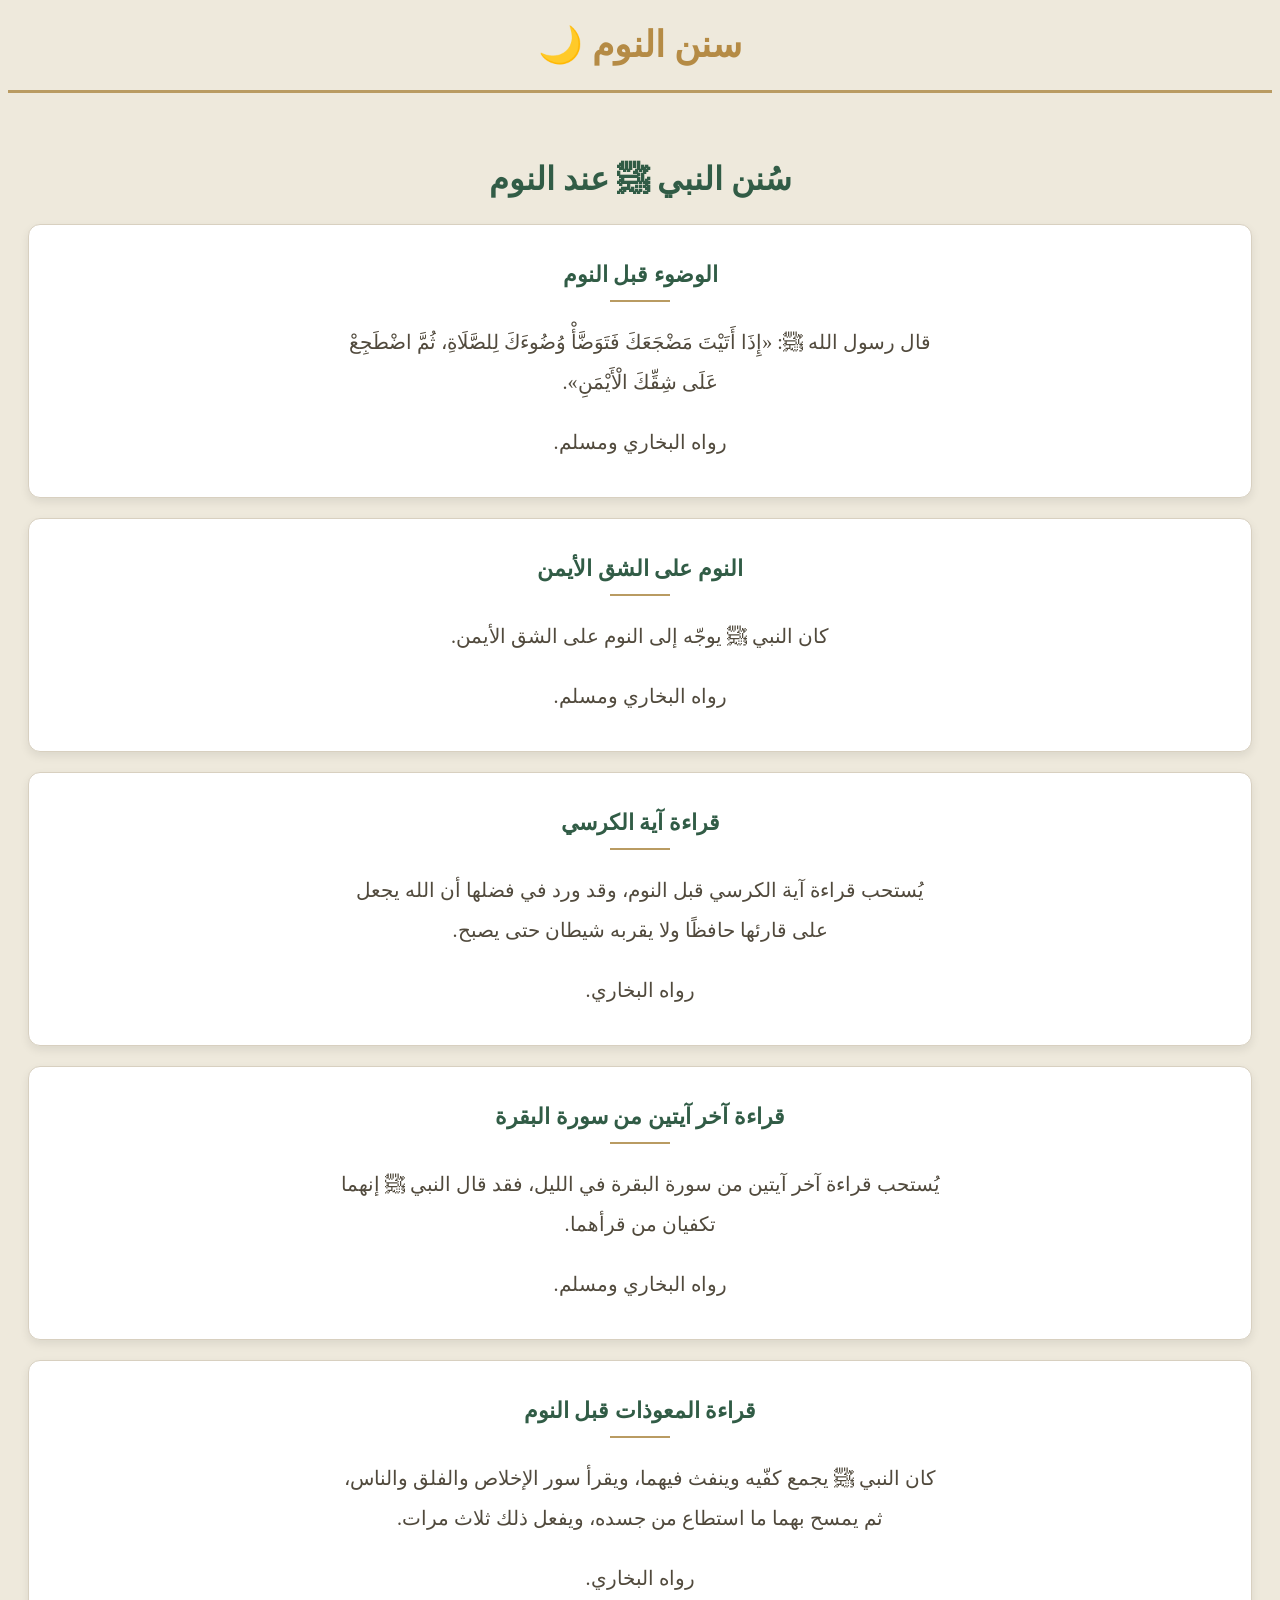
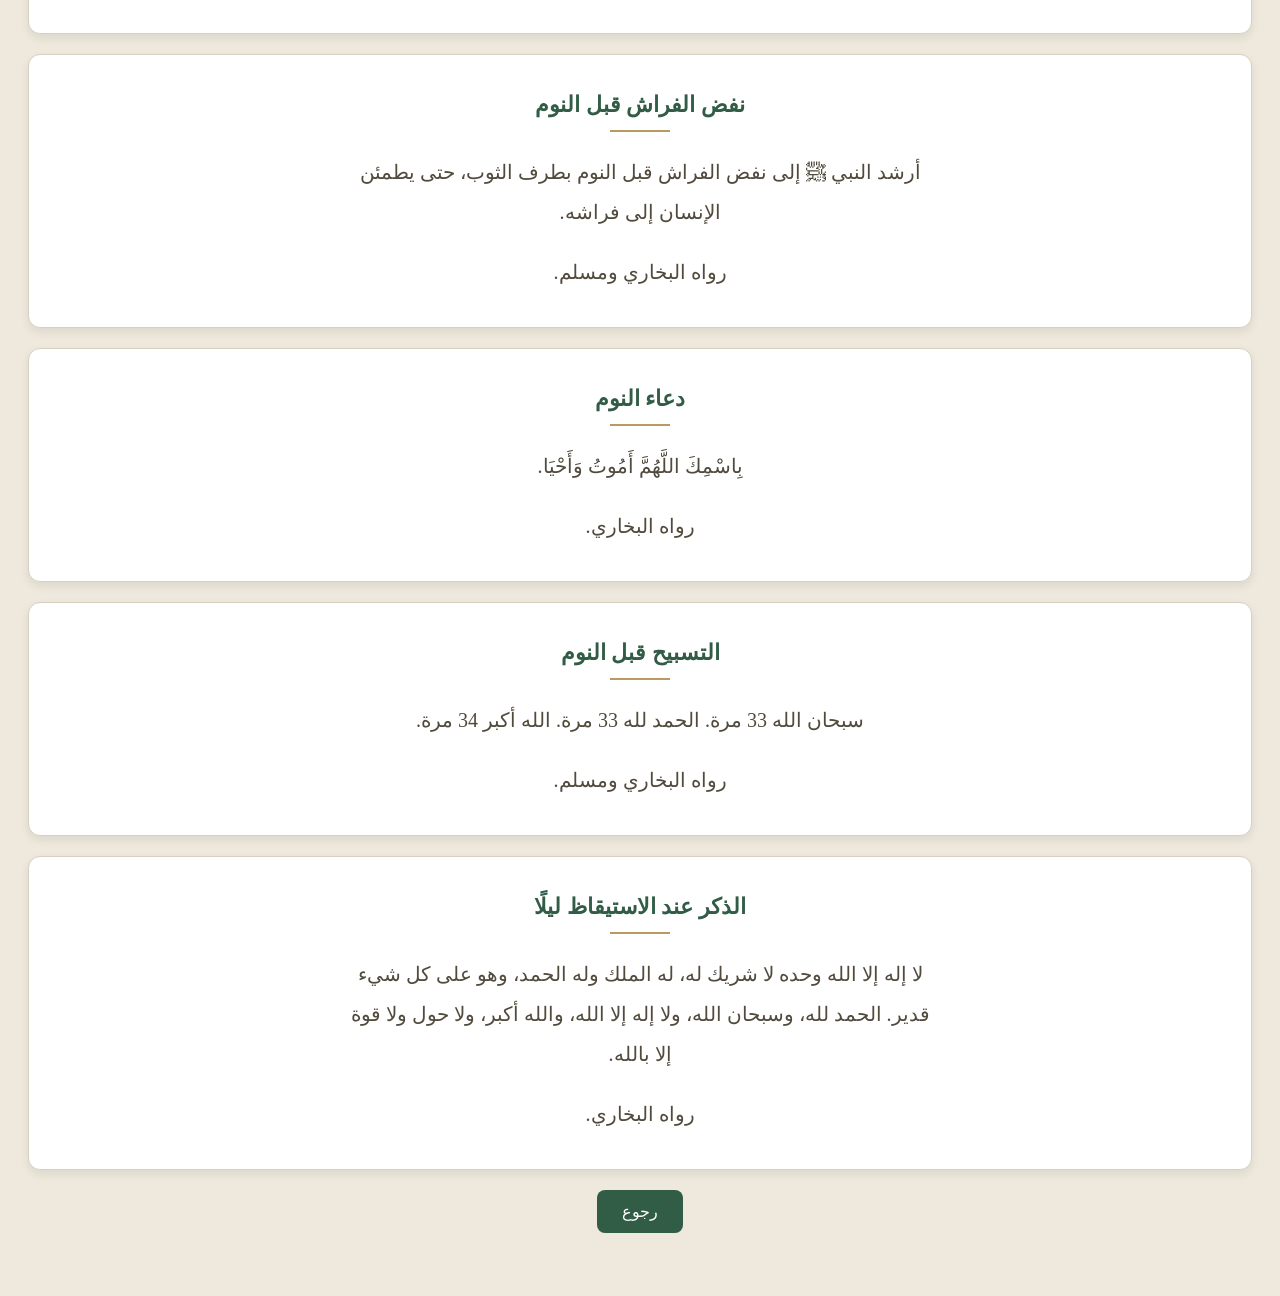
<file: nom.html>
<!DOCTYPE html>
<html lang="ar" dir="rtl">
<head>
    <meta charset="UTF-8">
    <meta name="viewport" content="width=device-width, initial-scale=1.0">
     <title>سنن النوم | سُنّي</title>
    <link rel="stylesheet" href="style.css">
</head>
<body>

    <header>
    <h1>سنن النوم 🌙</h1>
</header>

<main class="nom-book">

    <h2>سُنن النبي ﷺ عند النوم</h2>

<div class="nom-section">
    <h3>الوضوء قبل النوم</h3>
    <p>
        قال رسول الله ﷺ:
        «إِذَا أَتَيْتَ مَضْجَعَكَ فَتَوَضَّأْ وُضُوءَكَ لِلصَّلَاةِ،
        ثُمَّ اضْطَجِعْ عَلَى شِقِّكَ الْأَيْمَنِ».
    </p>
    <p>رواه البخاري ومسلم.</p>
</div>

<div class="nom-section">
    <h3>النوم على الشق الأيمن</h3>
    <p>
        كان النبي ﷺ يوجّه إلى النوم على الشق الأيمن.
    </p>
    <p>رواه البخاري ومسلم.</p>
</div>

<div class="nom-section">
    <h3>قراءة آية الكرسي</h3>
    <p>
        يُستحب قراءة آية الكرسي قبل النوم،
        وقد ورد في فضلها أن الله يجعل على قارئها حافظًا
        ولا يقربه شيطان حتى يصبح.
    </p>
    <p>رواه البخاري.</p>
</div>

<div class="nom-section">
    <h3>قراءة آخر آيتين من سورة البقرة</h3>
    <p>
        يُستحب قراءة آخر آيتين من سورة البقرة في الليل،
        فقد قال النبي ﷺ إنهما تكفيان من قرأهما.
    </p>
    <p>رواه البخاري ومسلم.</p>
</div>

<div class="nom-section">
    <h3>قراءة المعوذات قبل النوم</h3>
    <p>
        كان النبي ﷺ يجمع كفّيه وينفث فيهما،
        ويقرأ سور الإخلاص والفلق والناس،
        ثم يمسح بهما ما استطاع من جسده،
        ويفعل ذلك ثلاث مرات.
    </p>
    <p>رواه البخاري.</p>
</div>

<div class="nom-section">
    <h3>نفض الفراش قبل النوم</h3>
    <p>
        أرشد النبي ﷺ إلى نفض الفراش قبل النوم
        بطرف الثوب، حتى يطمئن الإنسان إلى فراشه.
    </p>
    <p>رواه البخاري ومسلم.</p>
</div>

<div class="nom-section">
    <h3>دعاء النوم</h3>
    <p>
        بِاسْمِكَ اللَّهُمَّ أَمُوتُ وَأَحْيَا.
    </p>
    <p>رواه البخاري.</p>
</div>

<div class="nom-section">
    <h3>التسبيح قبل النوم</h3>
    <p>
        سبحان الله 33 مرة.
        الحمد لله 33 مرة.
        الله أكبر 34 مرة.
    </p>
    <p>رواه البخاري ومسلم.</p>
</div>

<div class="nom-section">
    <h3>الذكر عند الاستيقاظ ليلًا</h3>
    <p>
        لا إله إلا الله وحده لا شريك له،
        له الملك وله الحمد، وهو على كل شيء قدير.
        الحمد لله، وسبحان الله، ولا إله إلا الله،
        والله أكبر، ولا حول ولا قوة إلا بالله.
    </p>
    <p>رواه البخاري.</p>
</div>

<a href="sonan.html" class="card-link">
    <button>رجوع</button>
    </a>

</main>
</body>
</html>
</file>
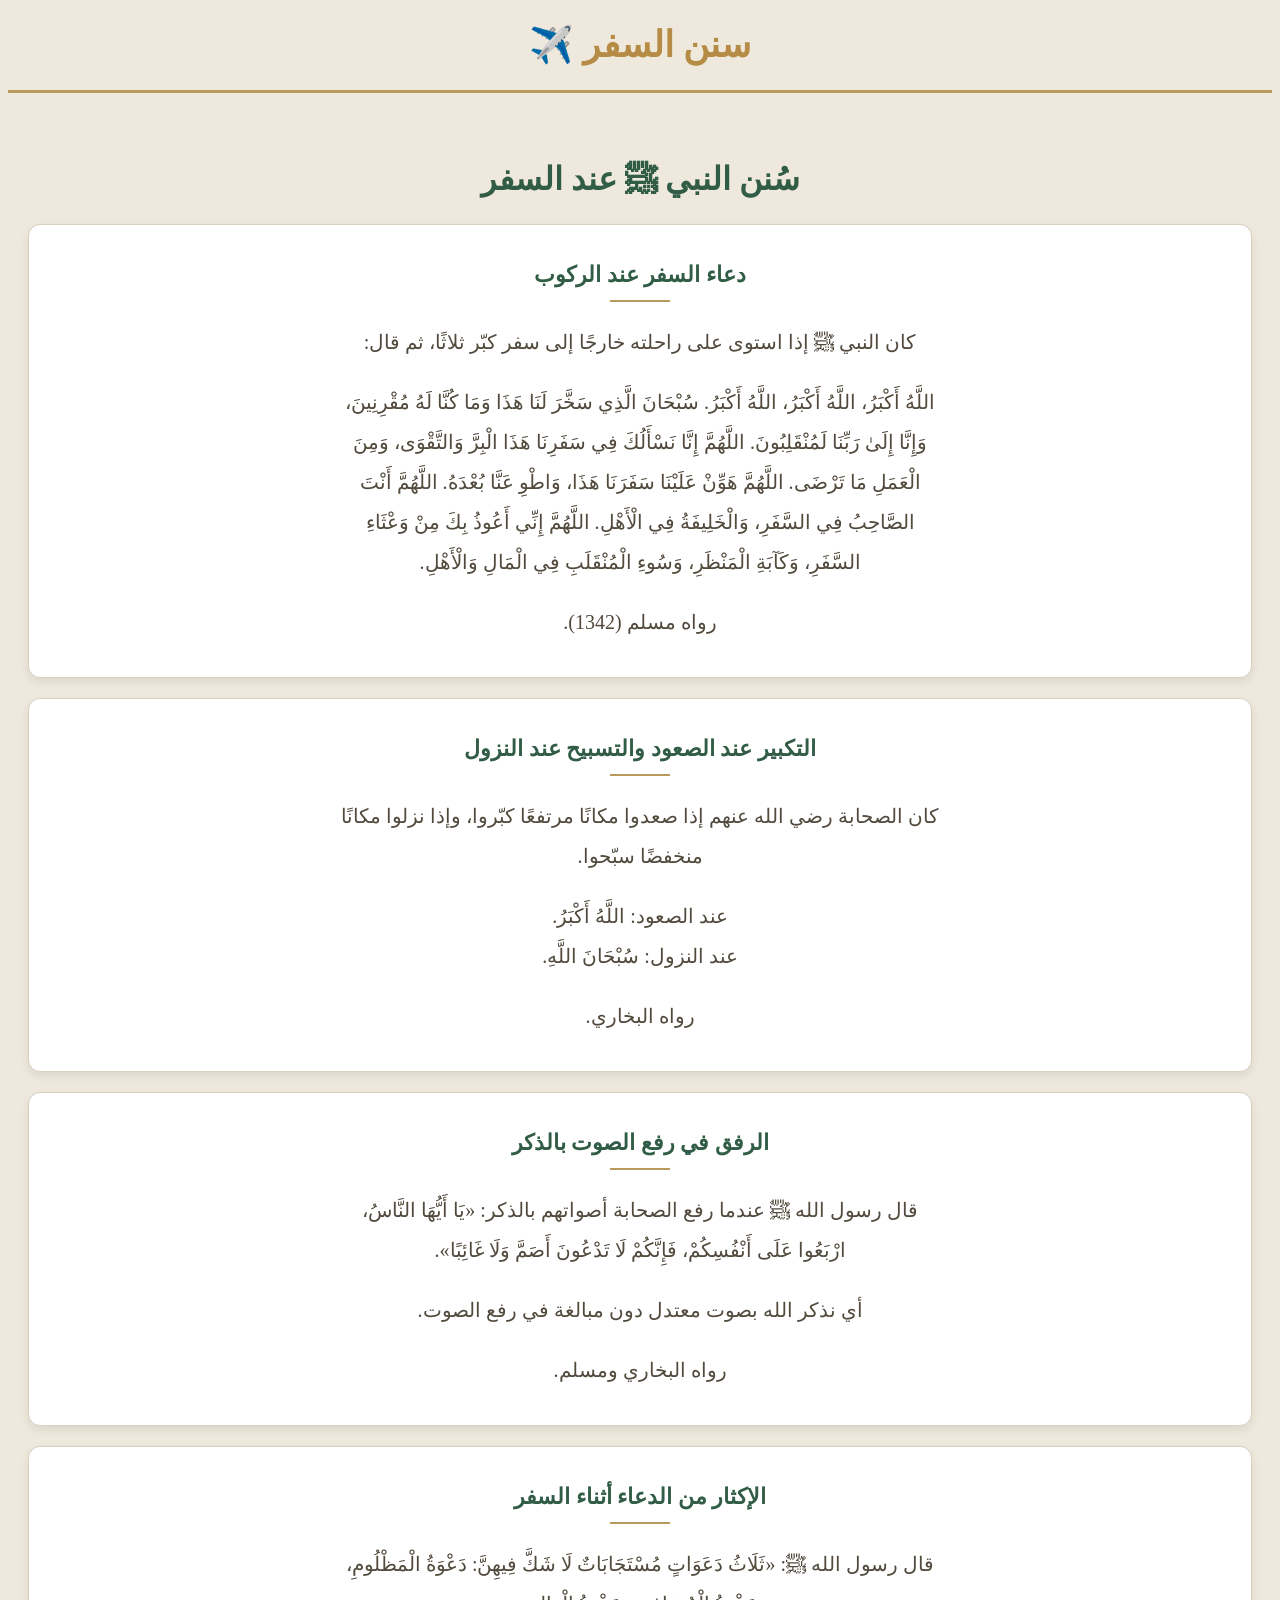
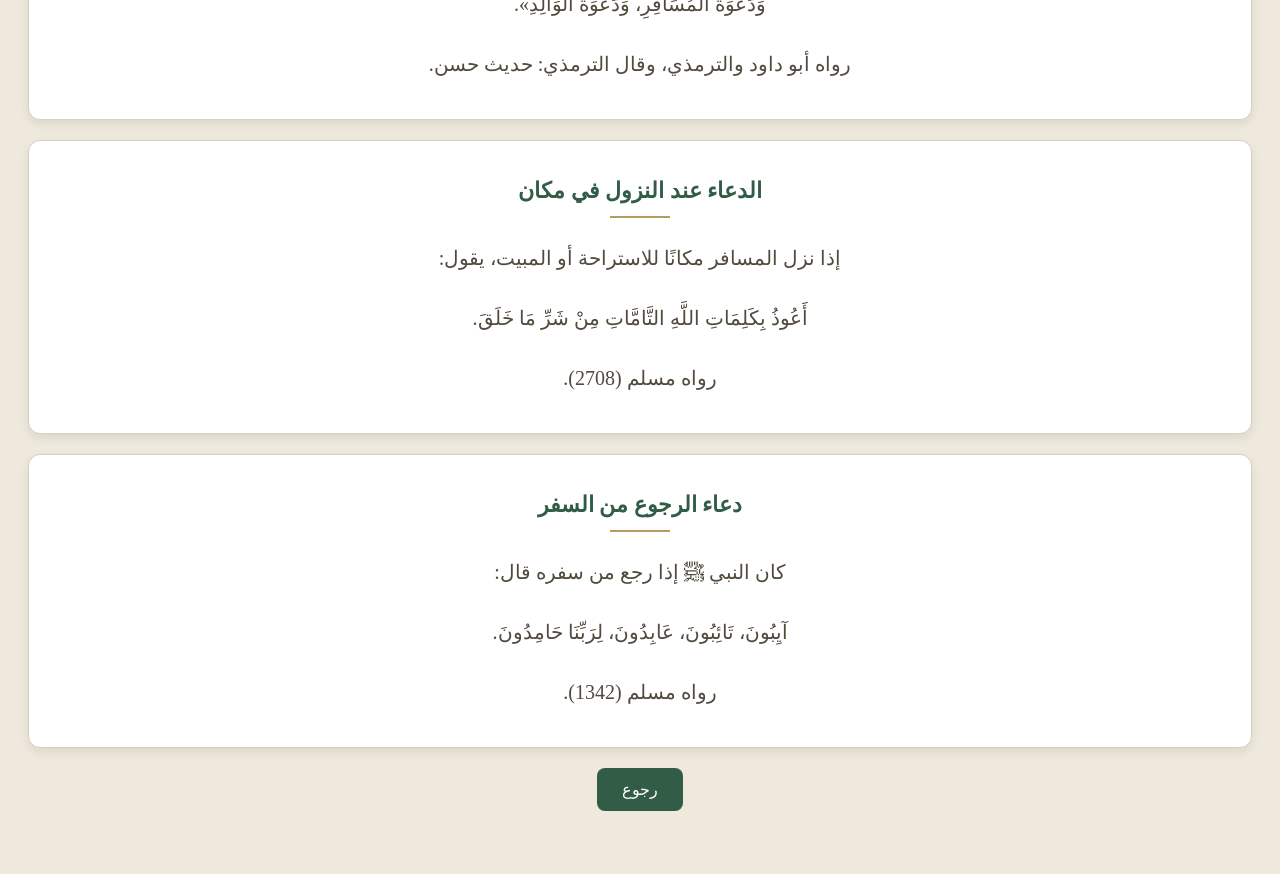
<file: safar.html>
<!DOCTYPE html>
<html lang="ar" dir="rtl">
<head>
    <meta charset="UTF-8">
    <meta name="viewport" content="width=device-width, initial-scale=1.0">
    <title>سنن السفر | سُنّي</title>
    <link rel="stylesheet" href="style.css">
</head>
<body>

<header>
    <h1>سنن السفر ✈️</h1>
</header>

<main class="safar-book">
    <h2>سُنن النبي ﷺ عند السفر</h2>

<div class="safar-section">
    <h3>دعاء السفر عند الركوب</h3>
    <p>
        كان النبي ﷺ إذا استوى على راحلته خارجًا إلى سفر كبّر ثلاثًا، ثم قال:
    </p>
    <p>
        اللَّهُ أَكْبَرُ، اللَّهُ أَكْبَرُ، اللَّهُ أَكْبَرُ.
        سُبْحَانَ الَّذِي سَخَّرَ لَنَا هَذَا
        وَمَا كُنَّا لَهُ مُقْرِنِينَ،
        وَإِنَّا إِلَىٰ رَبِّنَا لَمُنْقَلِبُونَ.
        اللَّهُمَّ إِنَّا نَسْأَلُكَ فِي سَفَرِنَا هَذَا الْبِرَّ وَالتَّقْوَى،
        وَمِنَ الْعَمَلِ مَا تَرْضَى.
        اللَّهُمَّ هَوِّنْ عَلَيْنَا سَفَرَنَا هَذَا،
        وَاطْوِ عَنَّا بُعْدَهُ.
        اللَّهُمَّ أَنْتَ الصَّاحِبُ فِي السَّفَرِ،
        وَالْخَلِيفَةُ فِي الْأَهْلِ.
        اللَّهُمَّ إِنِّي أَعُوذُ بِكَ مِنْ وَعْثَاءِ السَّفَرِ،
        وَكَآبَةِ الْمَنْظَرِ،
        وَسُوءِ الْمُنْقَلَبِ فِي الْمَالِ وَالْأَهْلِ.
    </p>
    <p>رواه مسلم (1342).</p>
</div>

<div class="safar-section">
    <h3>التكبير عند الصعود والتسبيح عند النزول</h3>
    <p>
        كان الصحابة رضي الله عنهم إذا صعدوا مكانًا مرتفعًا كبّروا،
        وإذا نزلوا مكانًا منخفضًا سبّحوا.
    </p>
    <p>
        عند الصعود: اللَّهُ أَكْبَرُ.
        <br>
        عند النزول: سُبْحَانَ اللَّهِ.
    </p>
    <p>رواه البخاري.</p>
</div>

<div class="safar-section">
    <h3>الرفق في رفع الصوت بالذكر</h3>
    <p>
        قال رسول الله ﷺ عندما رفع الصحابة أصواتهم بالذكر:
        «يَا أَيُّهَا النَّاسُ، ارْبَعُوا عَلَى أَنْفُسِكُمْ،
        فَإِنَّكُمْ لَا تَدْعُونَ أَصَمَّ وَلَا غَائِبًا».
    </p>
    <p>
        أي نذكر الله بصوت معتدل دون مبالغة في رفع الصوت.
    </p>
    <p>رواه البخاري ومسلم.</p>
</div>

<div class="safar-section">
    <h3>الإكثار من الدعاء أثناء السفر</h3>
    <p>
        قال رسول الله ﷺ:
        «ثَلَاثُ دَعَوَاتٍ مُسْتَجَابَاتٌ لَا شَكَّ فِيهِنَّ:
        دَعْوَةُ الْمَظْلُومِ،
        وَدَعْوَةُ الْمُسَافِرِ،
        وَدَعْوَةُ الْوَالِدِ».
    </p>
    <p>رواه أبو داود والترمذي، وقال الترمذي: حديث حسن.</p>
</div>

<div class="safar-section">
    <h3>الدعاء عند النزول في مكان</h3>
    <p>
        إذا نزل المسافر مكانًا للاستراحة أو المبيت، يقول:
    </p>
    <p>
        أَعُوذُ بِكَلِمَاتِ اللَّهِ التَّامَّاتِ
        مِنْ شَرِّ مَا خَلَقَ.
    </p>
    <p>رواه مسلم (2708).</p>
</div>

<div class="safar-section">
    <h3>دعاء الرجوع من السفر</h3>
    <p>
        كان النبي ﷺ إذا رجع من سفره قال:
    </p>
    <p>
        آيِبُونَ، تَائِبُونَ، عَابِدُونَ،
        لِرَبِّنَا حَامِدُونَ.
    </p>
    <p>رواه مسلم (1342).</p>
</div>
<a href="sonan.html" class="card-link">
    <button>رجوع</button>
    </a>
</main>
</body>
</html>
</file>
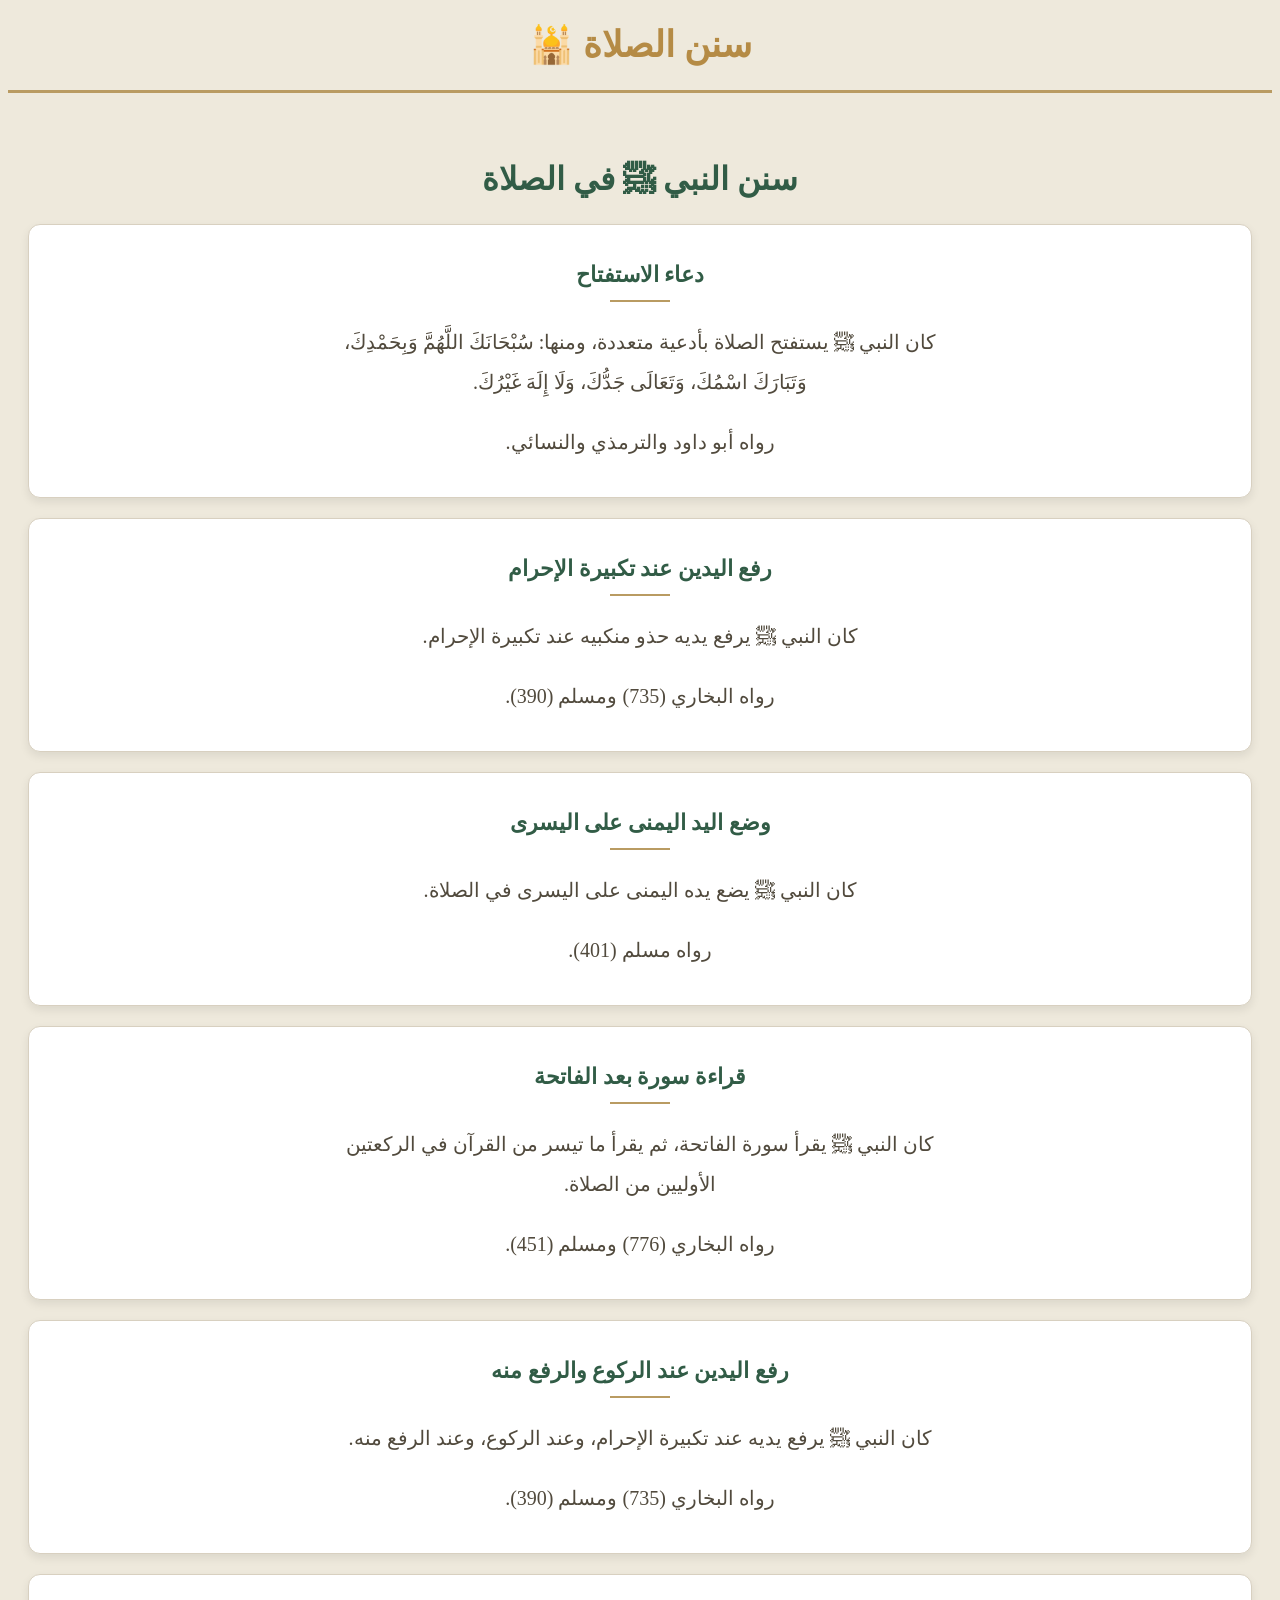
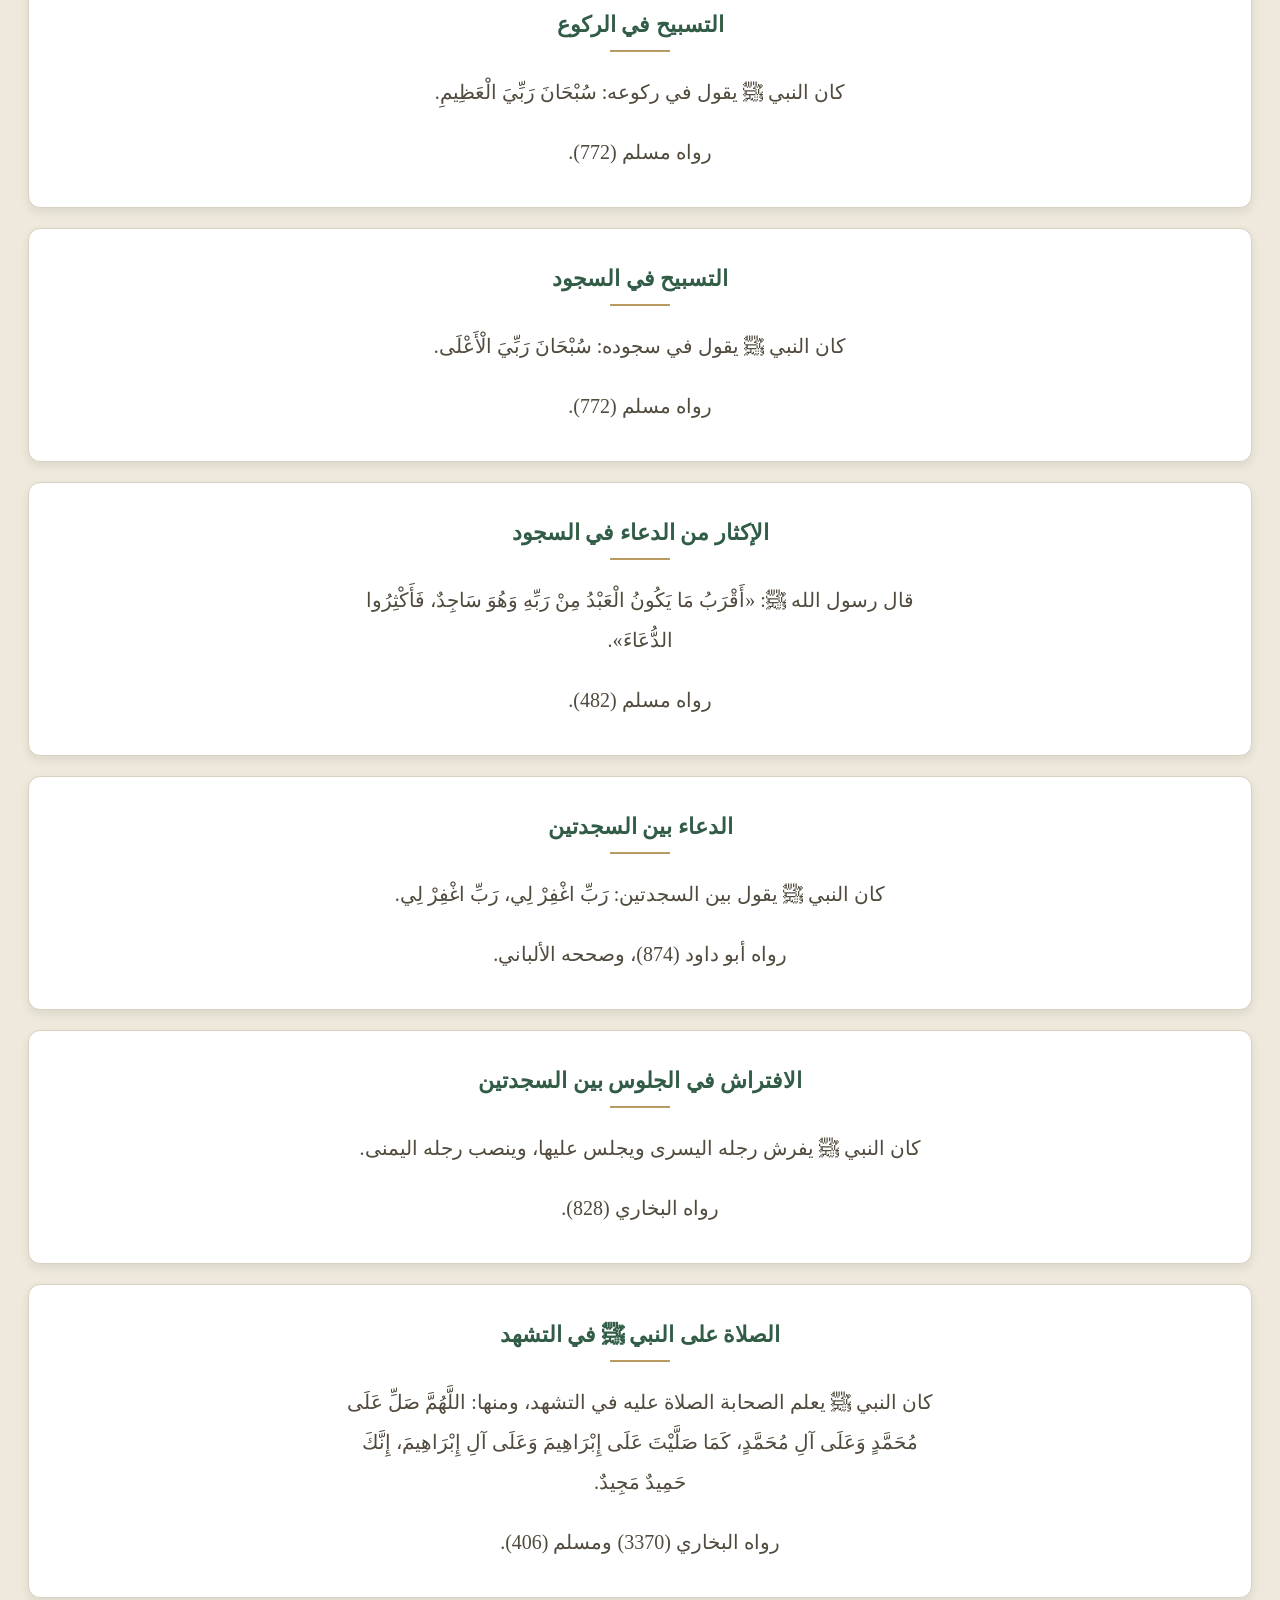
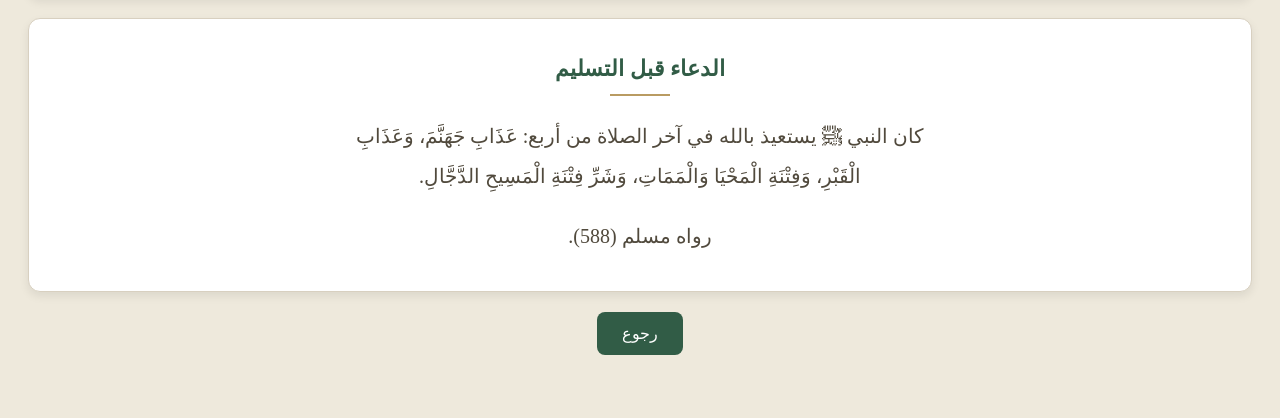
<file: salah.html>
<!DOCTYPE html>
<html lang="ar" dir="rtl">
<head>
    <meta charset="UTF-8">
    <meta name="viewport" content="width=device-width, initial-scale=1.0">
    <title>سنن الصلاة | سُنّي</title>
    <link rel="stylesheet" href="style.css">
</head>
<body>
<header>
    <h1>سنن الصلاة 🕌</h1>
</header>

<main class="salah-book">
    <h2>سنن النبي ﷺ في الصلاة</h2>

    <div class="salah-section">
        <h3>دعاء الاستفتاح</h3>
        <p>
            كان النبي ﷺ يستفتح الصلاة بأدعية متعددة، ومنها:
            سُبْحَانَكَ اللَّهُمَّ وَبِحَمْدِكَ،
            وَتَبَارَكَ اسْمُكَ،
            وَتَعَالَى جَدُّكَ،
            وَلَا إِلَهَ غَيْرُكَ.
        </p>
        <p>رواه أبو داود والترمذي والنسائي.</p>
    </div>

    <div class="salah-section">
        <h3>رفع اليدين عند تكبيرة الإحرام</h3>
        <p>
            كان النبي ﷺ يرفع يديه حذو منكبيه عند تكبيرة الإحرام.
        </p>
        <p>رواه البخاري (735) ومسلم (390).</p>
    </div>

    <div class="salah-section">
        <h3>وضع اليد اليمنى على اليسرى</h3>
        <p>
            كان النبي ﷺ يضع يده اليمنى على اليسرى في الصلاة.
        </p>
        <p>رواه مسلم (401).</p>
    </div>

    <div class="salah-section">
        <h3>قراءة سورة بعد الفاتحة</h3>
        <p>
            كان النبي ﷺ يقرأ سورة الفاتحة،
            ثم يقرأ ما تيسر من القرآن في الركعتين الأوليين
            من الصلاة.
        </p>
        <p>رواه البخاري (776) ومسلم (451).</p>
    </div>

    <div class="salah-section">
        <h3>رفع اليدين عند الركوع والرفع منه</h3>
        <p>
            كان النبي ﷺ يرفع يديه عند تكبيرة الإحرام،
            وعند الركوع، وعند الرفع منه.
        </p>
        <p>رواه البخاري (735) ومسلم (390).</p>
    </div>

    <div class="salah-section">
        <h3>التسبيح في الركوع</h3>
        <p>
            كان النبي ﷺ يقول في ركوعه:
            سُبْحَانَ رَبِّيَ الْعَظِيمِ.
        </p>
        <p>رواه مسلم (772).</p>
    </div>

    <div class="salah-section">
        <h3>التسبيح في السجود</h3>
        <p>
            كان النبي ﷺ يقول في سجوده:
            سُبْحَانَ رَبِّيَ الْأَعْلَى.
        </p>
        <p>رواه مسلم (772).</p>
    </div>

    <div class="salah-section">
        <h3>الإكثار من الدعاء في السجود</h3>
        <p>
            قال رسول الله ﷺ:
            «أَقْرَبُ مَا يَكُونُ الْعَبْدُ مِنْ رَبِّهِ
            وَهُوَ سَاجِدٌ، فَأَكْثِرُوا الدُّعَاءَ».
        </p>
        <p>رواه مسلم (482).</p>
    </div>

    <div class="salah-section">
        <h3>الدعاء بين السجدتين</h3>
        <p>
            كان النبي ﷺ يقول بين السجدتين:
            رَبِّ اغْفِرْ لِي، رَبِّ اغْفِرْ لِي.
        </p>
        <p>رواه أبو داود (874)، وصححه الألباني.</p>
    </div>

    <div class="salah-section">
        <h3>الافتراش في الجلوس بين السجدتين</h3>
        <p>
            كان النبي ﷺ يفرش رجله اليسرى ويجلس عليها،
            وينصب رجله اليمنى.
        </p>
        <p>رواه البخاري (828).</p>
    </div>

    <div class="salah-section">
        <h3>الصلاة على النبي ﷺ في التشهد</h3>
        <p>
            كان النبي ﷺ يعلم الصحابة الصلاة عليه في التشهد،
            ومنها:
            اللَّهُمَّ صَلِّ عَلَى مُحَمَّدٍ وَعَلَى آلِ مُحَمَّدٍ،
            كَمَا صَلَّيْتَ عَلَى إِبْرَاهِيمَ وَعَلَى آلِ إِبْرَاهِيمَ،
            إِنَّكَ حَمِيدٌ مَجِيدٌ.
        </p>
        <p>رواه البخاري (3370) ومسلم (406).</p>
    </div>

    <div class="salah-section">
        <h3>الدعاء قبل التسليم</h3>
        <p>
            كان النبي ﷺ يستعيذ بالله في آخر الصلاة من أربع:
            عَذَابِ جَهَنَّمَ،
            وَعَذَابِ الْقَبْرِ،
            وَفِتْنَةِ الْمَحْيَا وَالْمَمَاتِ،
            وَشَرِّ فِتْنَةِ الْمَسِيحِ الدَّجَّالِ.
        </p>
        <p>رواه مسلم (588).</p>
    </div>

<a href="sonan.html" class="card-link">
    <button>رجوع</button>
    </a>

</main>
</body>
</html>
</file>
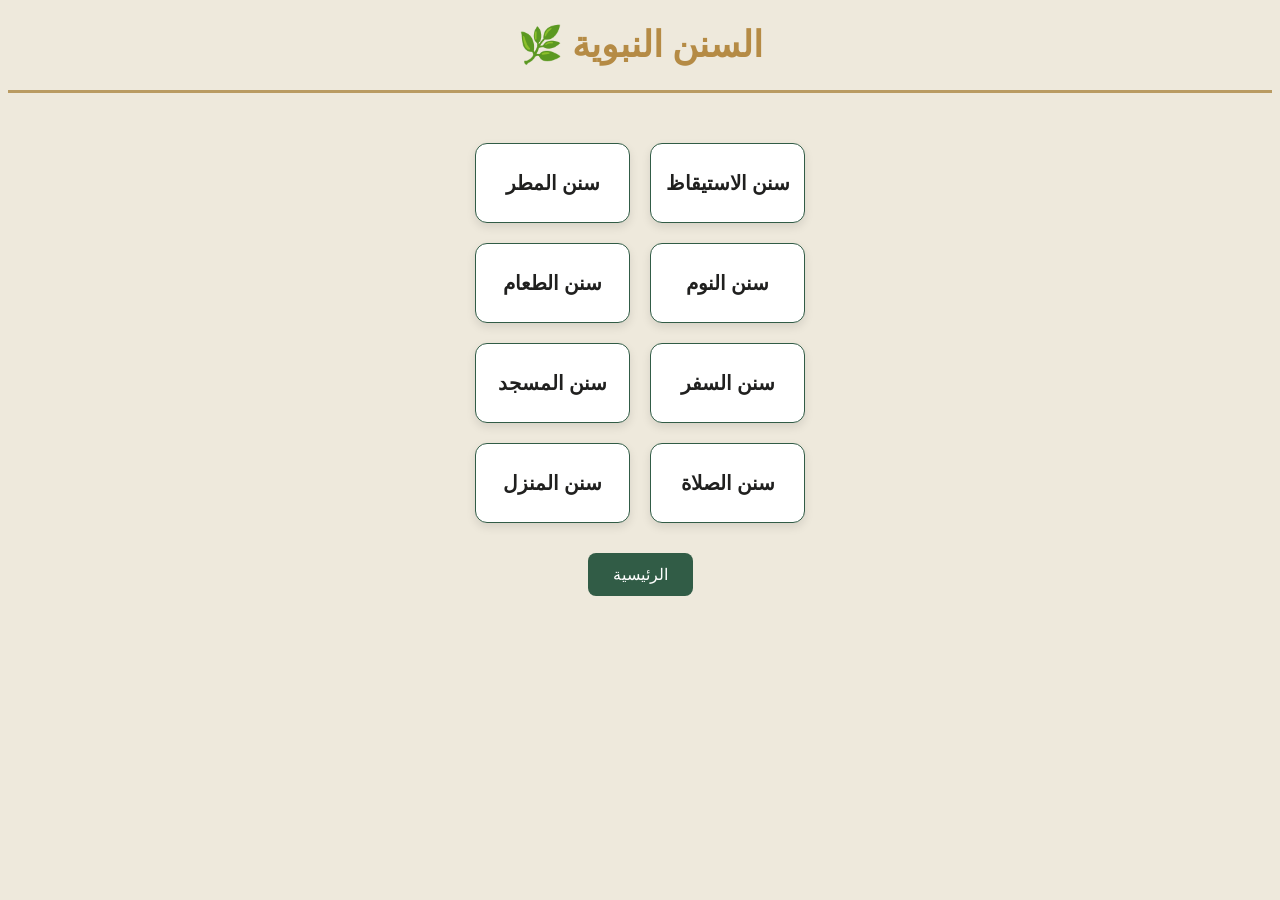
<file: sonan.html>
<!DOCTYPE html>
<html lang="ar" dir="rtl">
<head>
    <meta charset="UTF-8">
    <meta name="viewport" content="width=device-width, initial-scale=1.0">
    <title>السنن النبوية | سُنّي</title>
     <link rel="stylesheet" href="style.css">
</head>
<body>
<header>
   <h1>السنن النبوية 🌿</h1>
</header>
<main class="sonan-book">


    <div class="sonan-container">


       <a href="estikaz.html" class="sonan-card">
    <h3>سنن الاستيقاظ</h3>
</a>

    <a href="matar.html" class="sonan-card">
    <h3>سنن المطر</h3>
</a>

   <a href="nom.html" class="sonan-card">
    <h3>سنن النوم</h3>
</a>

       <a href="taam.html" class="sonan-card">
    <h3>سنن الطعام</h3>
</a>

  <a href="safar.html" class="sonan-card">
    <h3>سنن السفر</h3>
</a>

<a href="masged.html" class="sonan-card">
    <h3>سنن المسجد</h3>
</a>

     <a href="salah.html" class="sonan-card">
    <h3>سنن الصلاة</h3>
</a>

<a href="manzel.html" class="sonan-card">
    <h3>سنن المنزل </h3>
</a>

    </div>
<a href="index.html" class="card-link sonan-home">
    <button>الرئيسية</button>
</a>
</main>
</body>
</html>
</file>
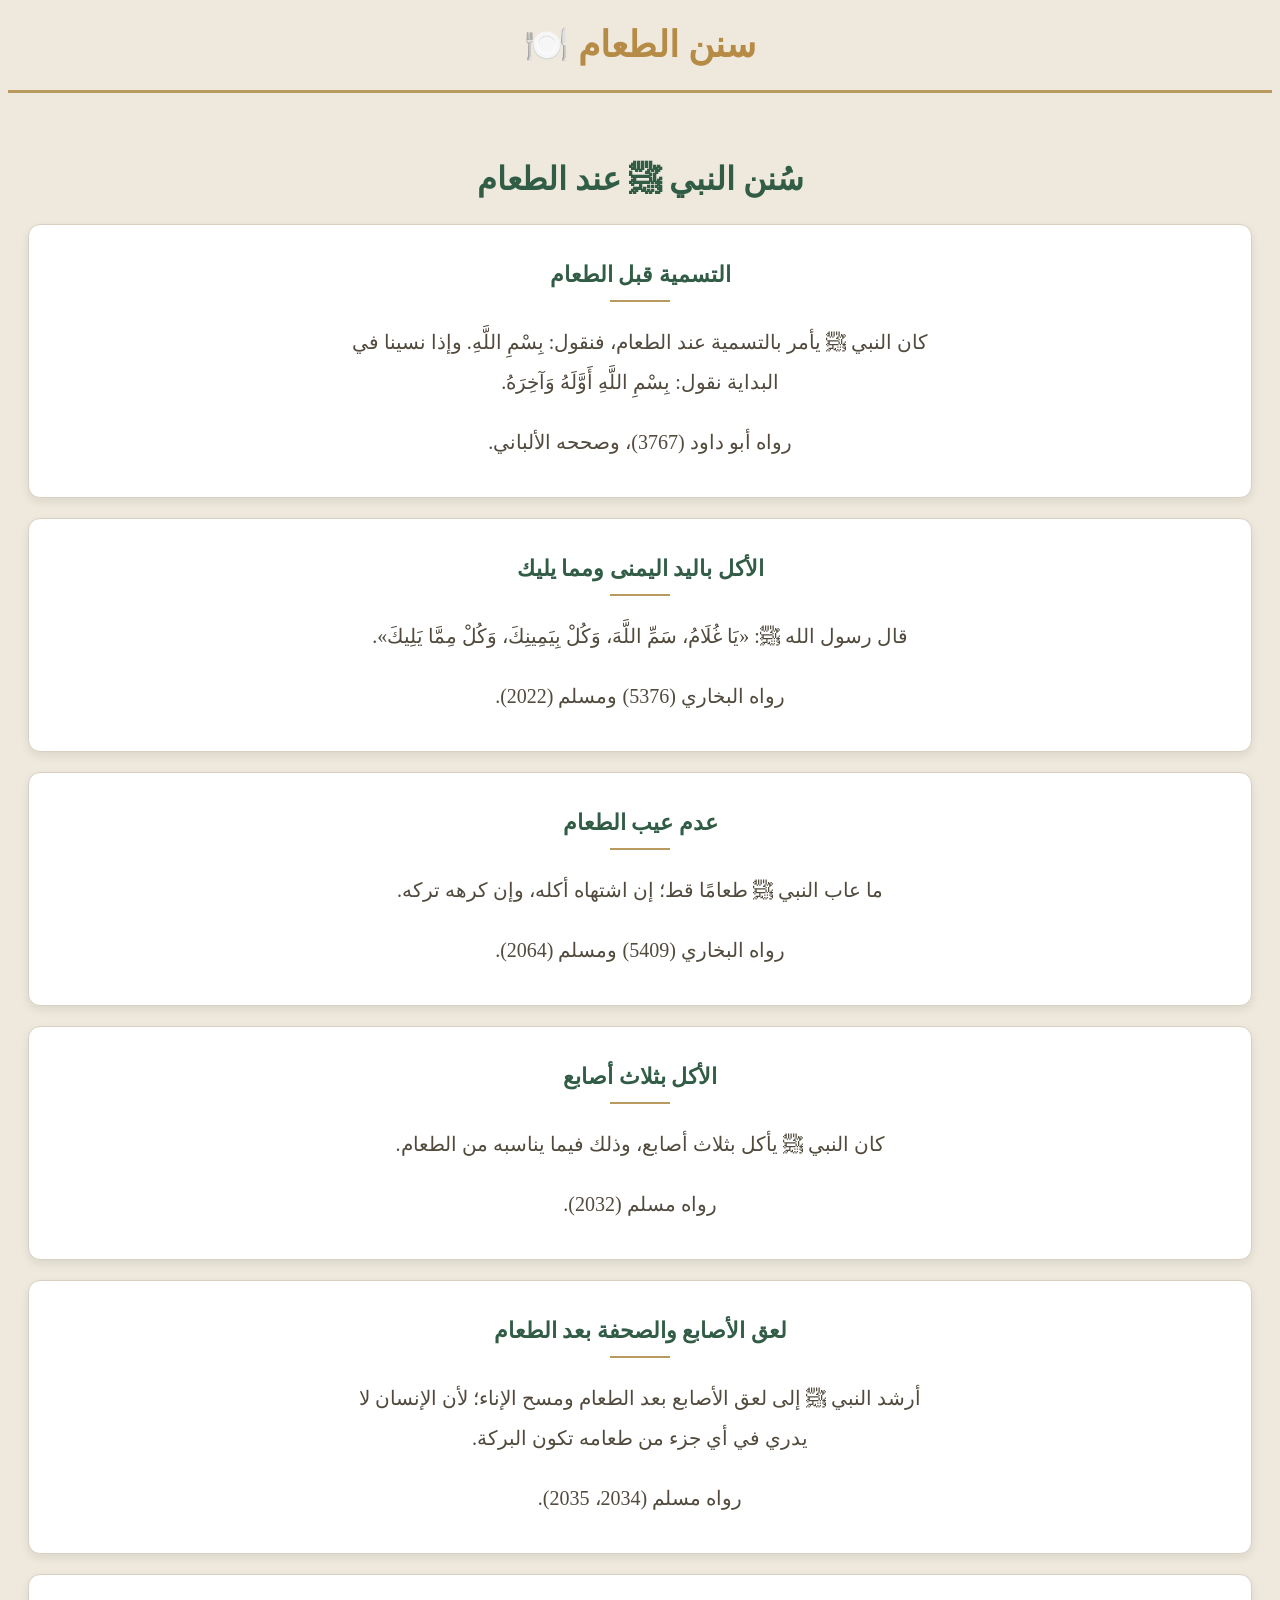
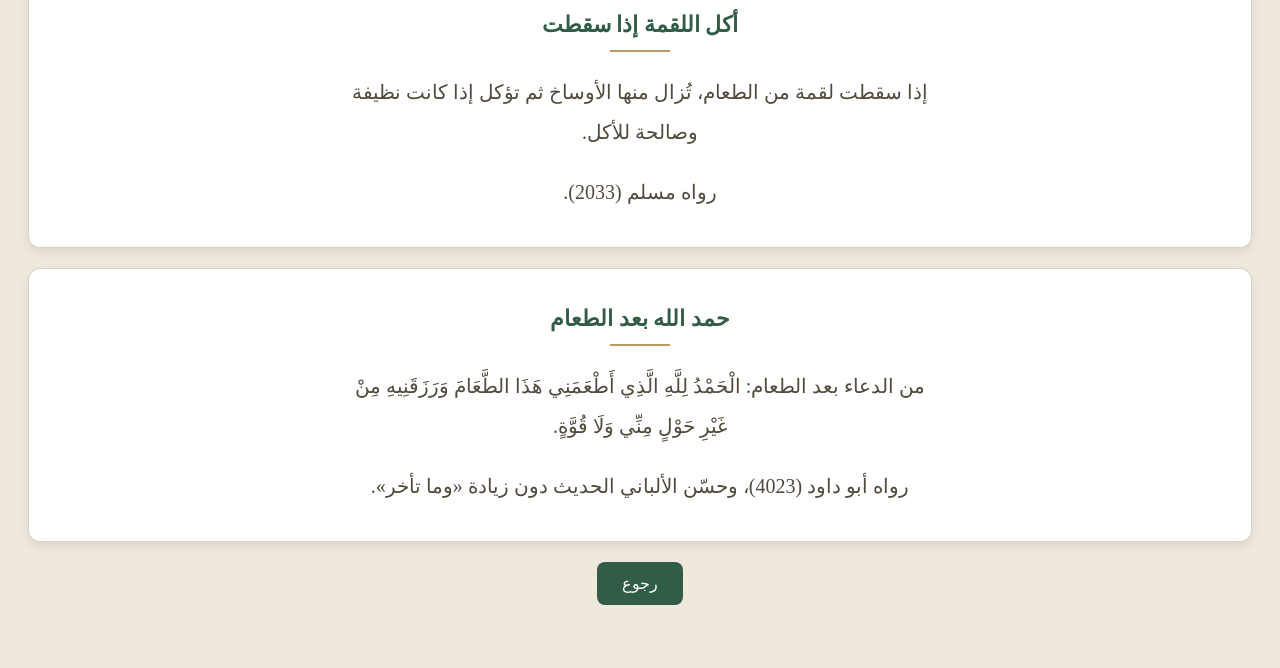
<file: taam.html>
<!DOCTYPE html>
<html lang="ar" dir="rtl">
<head>
    <meta charset="UTF-8">
    <meta name="viewport" content="width=device-width, initial-scale=1.0">
    <title>سنن الطعام | سُنّي</title>
    <link rel="stylesheet" href="style.css">
</head>
<body>

<header>
    <h1>سنن الطعام 🍽️</h1>
</header>

<main class="taam-book">
    <h2>سُنن النبي ﷺ عند الطعام</h2>

<div class="taam-section">
    <h3>التسمية قبل الطعام</h3>
    <p>
        كان النبي ﷺ يأمر بالتسمية عند الطعام،
        فنقول: بِسْمِ اللَّهِ.
        وإذا نسينا في البداية نقول:
        بِسْمِ اللَّهِ أَوَّلَهُ وَآخِرَهُ.
    </p>
    <p>رواه أبو داود (3767)، وصححه الألباني.</p>
</div>

<div class="taam-section">
    <h3>الأكل باليد اليمنى ومما يليك</h3>
    <p>
        قال رسول الله ﷺ:
        «يَا غُلَامُ، سَمِّ اللَّهَ، وَكُلْ بِيَمِينِكَ،
        وَكُلْ مِمَّا يَلِيكَ».
    </p>
    <p>رواه البخاري (5376) ومسلم (2022).</p>
</div>

<div class="taam-section">
    <h3>عدم عيب الطعام</h3>
    <p>
        ما عاب النبي ﷺ طعامًا قط؛
        إن اشتهاه أكله، وإن كرهه تركه.
    </p>
    <p>رواه البخاري (5409) ومسلم (2064).</p>
</div>

<div class="taam-section">
    <h3>الأكل بثلاث أصابع</h3>
    <p>
        كان النبي ﷺ يأكل بثلاث أصابع،
        وذلك فيما يناسبه من الطعام.
    </p>
    <p>رواه مسلم (2032).</p>
</div>

<div class="taam-section">
    <h3>لعق الأصابع والصحفة بعد الطعام</h3>
    <p>
        أرشد النبي ﷺ إلى لعق الأصابع بعد الطعام
        ومسح الإناء؛ لأن الإنسان لا يدري
        في أي جزء من طعامه تكون البركة.
    </p>
    <p>رواه مسلم (2034، 2035).</p>
</div>

<div class="taam-section">
    <h3>أكل اللقمة إذا سقطت</h3>
    <p>
        إذا سقطت لقمة من الطعام،
        تُزال منها الأوساخ ثم تؤكل
        إذا كانت نظيفة وصالحة للأكل.
    </p>
    <p>رواه مسلم (2033).</p>
</div>

<div class="taam-section">
    <h3>حمد الله بعد الطعام</h3>
    <p>
        من الدعاء بعد الطعام:
        الْحَمْدُ لِلَّهِ الَّذِي أَطْعَمَنِي هَذَا الطَّعَامَ
        وَرَزَقَنِيهِ مِنْ غَيْرِ حَوْلٍ مِنِّي وَلَا قُوَّةٍ.
    </p>
    <p>رواه أبو داود (4023)، وحسّن الألباني الحديث دون زيادة «وما تأخر».</p>
</div>
<a href="sonan.html" class="card-link">
    <button>رجوع</button>
    </a>
</main>
</body>
</html>
</file>
<file: style.css>
body {
    background-color: #f5f1e8;
    color: #333333;
}

h1 {
    color: #b58b45;
    font-size: 36px;
}

h2 {
    font-size: 27px;
}

#azkar h2 {
    color: #315c46;
}

#duaa h2 {
    color:#315c46 ;
}

#sunan h2 {
    color: #315c46;
}

nav {
    background-color: #315c46;
    padding: 10px;
    display: flex;
    justify-content: center;
    flex-direction: row;
    gap: 15px;
    border-radius: 10px;
    margin: 10px 40px;
    border-bottom: 3px solid #b58b45;
}

nav a {
    color: white;
    text-decoration: none;
    margin: 10px;
    cursor: pointer;
    transition: 0.3s;
    padding: 8px 12px;
}

nav a:hover {
    color: #b58b45;
}

button {
    background-color: #315c46;
    color: white;
    border-radius: 8px;
    padding: 12px 25px;
    transition: 0.3s;
    transition: 0.3s;
     cursor: pointer;
     font-size: 16px;
     border: none;
}

button:hover {
    background-color: #b58b45;
    transform: translateY(-3px);
}

.card {
    background-color: white;
    padding: 20px;
    border-radius: 12px;
    box-shadow: 0 4px 12px rgba(0, 0, 0, 0.08);
    border: 1px solid #d8d0c0;
     text-align: center;
     max-width: 700px;
     margin: 20px auto;
     margin-bottom: 30px;
     transition: 0.3s;
     width: 80%;
     min-height: 150px;
}

.card:hover {
    transform: translateY(-5px);
    box-shadow: 0 8px 20px rgba(0, 0, 0, 0.15);
}

main {
    text-align: center;
    padding: 40px 20px;
}

main h2 {
    font-size: 32px;
    color: #315c46;
}

main p {
    font-size: 18px;
    max-width: 600px;
    margin: 20px auto;
    line-height: 1.8;
}

footer {
    background-color: #315c46;
    color: white;
    text-align: center;
    padding: 20px;
    margin-top: 40px;
     font-size: 15px;
}

.card-link {
    display: block;
    color: inherit;
    text-decoration: none;
    /* display: inline-block; */
    margin: 15px;
}

.card h3 {
    color: #315c46;
    font-size: 24px;
}

.card p {
    line-height: 2;
    font-size: 20px;
}

.card {
    width: 80%;
    max-width: 800px;
    margin: 25px auto;
    padding: 25px;
}

.card p {
    line-height: 2.2;
    font-size: 20px;
}

.card-number {
    width: 45px;
    height: 45px;
    background-color: #315c46;
    color: #ffffff !important;
    border-radius: 50%;
    display: flex;
    justify-content: center;
    align-items: center;
    margin: 0 auto 20px;
    font-size: 20px;
    font-weight: bold;
}

header {
    text-align: center;
    border-bottom: 3px solid #b99b62;
}

.duaa-book {
    background-color: #f8f3e7;
    padding: 30px;
    border: 1px solid #e2d5b8;
    border-radius: 10px;
    max-width: 800px;
    margin: 30px auto;
    box-shadow: 0 4px 15px rgba(0, 0, 0, 0.08);
    outline: 1px solid #d8c69f;
outline-offset: -8px;
}

.duaa-book h2 {
    color: #315c46;
    text-align: center;
    font-size: 28px;
    margin-bottom: 20px;
}

.book-intro {
    color: #66604f;
    text-align: center;
    font-size: 18px;
    line-height: 2;
    margin-bottom: 25px;
}

.book-divider {
    width: 100px;
    height: 2px;
    background-color: #b99b62;
    margin: 25px auto;
}

.duaa-section h3 {
    color: #315c46;
    font-size: 22px;
    text-align: center;
    margin-bottom: 15px;
}

.duaa-section p {
    color: #514a3d;
    font-size: 20px;
    line-height: 2.2;
    text-align: center;
    padding: 15px;
       font-weight: 500;
    letter-spacing: 0.3px;
    max-width: 650px;
    margin: 0 auto;
}

.duaa-section h3::after {
    content: "";
    display: block;
    width: 60px;
    height: 2px;
    background-color: #b99b62;
    margin: 12px auto;
}

.duaa-section {
    margin-top: 30px;
    padding: 20px 0;
}

.duaa-section p::before {
    content: "۞";
    display: block;
    color: #b99b62;
    font-size: 25px;
    margin-bottom: 10px;
}

.duaa-section + .duaa-section {
    border-top: 1px solid #e2d5b8;
    margin-top: 25px;
}

body {
    background-color: #eee9dc;
}

.duaa-book::before,
.duaa-book::after {
    content: "۞";
    display: block;
    color: #b99b62;
    font-size: 30px;
    text-align: center;
    margin: 10px 0;
}

@media (max-width: 600px) {
    .duaa-book {
        padding: 20px;
        margin: 15px;
    }

    .duaa-book h2 {
        font-size: 24px;
    }

    .duaa-section p {
        font-size: 18px;
    }
}

.sonan-card {
    background-color: #ffffff;
    padding: 10px;
    border-radius: 12px;
    text-align: center;
    border: 1px solid #315c46;
    transition: 0.3s;
    box-shadow: 0 4px 10px rgba(0, 0, 0, 0.1);
    text-decoration: none;
    color: inherit;
    display: flex;
    align-items: center;
    justify-content: center;
}

.sonan-card:hover {
    background-color: #315c46;
    color: white;
    cursor: pointer;
    transform: translateY(-5px);
}


.sonan-container {
    display: grid;
    grid-template-columns: repeat(2, 155px);
    grid-template-rows: repeat(4, 80px);
    justify-content: center;
    gap: 20px;
}

.sonan-card h3 {
    font-size: 20px;
    color: #315c46;
    margin: 0;
}

.sonan-book {
    max-width: 1000px;
    margin: 30px auto;
    padding: 20px;
}

header {
    text-align: center;
}

.sonan-home {
    margin-top: 30px;
}

.sonan-book .sonan-container .sonan-card h3 {
    color: #20201f;
}

.estikaz-section {
    background-color: #ffffff;
    padding: 20px;
    margin: 20px 0;
    border-radius: 12px;
    border: 1px solid #d8d0c0;
    box-shadow: 0 4px 10px rgba(0, 0, 0, 0.08);
    transition: 0.3s;
    margin-bottom: 30px;
}

.estikaz-section h3 {
    color: #315c46;
    font-size: 22px;
    margin-bottom: 15px;
}

.estikaz-section p {
    color: #514a3d;
    font-size: 20px;
    line-height: 2;
    text-align: center;
}

.estikaz-section h3::after {
    content: "";
    display: block;
    width: 60px;
    height: 2px;
    background-color: #b99b62;
    margin: 12px auto;
}

.matar-section {
    background-color: #ffffff;
    padding: 15px;
    margin-bottom: 20px;
    border-radius: 12px;
    border: 1px solid #d8d0c0;
    box-shadow: 0 4px 10px rgba(0, 0, 0, 0.08);
}

.matar-section h3 {
    color: #315c46;
    font-size: 22px;
    margin-bottom: 15px;
    text-align: center;
}

.matar-section p {
    color: #514a3d;
    font-size: 20px;
    line-height: 2;
}

.matar-section h3::after {
    content: "";
    display: block;
    width: 60px;
    height: 2px;
    background-color: #b99b62;
    margin: 12px auto;
}

.nom-section {
    background-color: #ffffff;
    padding: 15px;
    margin-bottom: 20px;
    border-radius: 12px;
    border: 1px solid #d8d0c0;
    box-shadow: 0 4px 10px rgba(0, 0, 0, 0.08);
}

.nom-section h3 {
    color: #315c46;
    font-size: 22px;
    margin-bottom: 15px;
    text-align: center;
}

.nom-section p {
    color: #514a3d;
    font-size: 20px;
    line-height: 2;
    text-align: center;
}

.nom-section h3::after {
    content: "";
    display: block;
    width: 60px;
    height: 2px;
    background-color: #b99b62;
    margin: 12px auto;
}

.taam-section {
    background-color: #ffffff;
    padding: 15px;
    margin-bottom: 20px;
    border-radius: 12px;
    border: 1px solid #d8d0c0;
    box-shadow: 0 4px 10px rgba(0, 0, 0, 0.08);
}

.taam-section h3 {
    color: #315c46;
    font-size: 22px;
    margin-bottom: 15px;
    text-align: center;
}

.taam-section p {
    color: #514a3d;
    font-size: 20px;
    line-height: 2;
    text-align: center;
}

.taam-section h3::after {
    content: "";
    display: block;
    width: 60px;
    height: 2px;
    background-color: #b99b62;
    margin: 12px auto;
}

.safar-section {
    background-color: #ffffff;
    padding: 15px;
    margin-bottom: 20px;
    border-radius: 12px;
    border: 1px solid #d8d0c0;
    box-shadow: 0 4px 10px rgba(0, 0, 0, 0.08);
}

.safar-section h3 {
    color: #315c46;
    font-size: 22px;
    margin-bottom: 15px;
    text-align: center;
}

.safar-section p {
    color: #514a3d;
    font-size: 20px;
    line-height: 2;
    text-align: center;
}

.safar-section h3::after {
    content: "";
    display: block;
    width: 60px;
    height: 2px;
    background-color: #b99b62;
    margin: 12px auto;
}

.masged-section {
    background-color: #ffffff;
    padding: 15px;
    margin-bottom: 20px;
    border-radius: 12px;
    border: 1px solid #d8d0c0;
    box-shadow: 0 4px 10px rgba(0, 0, 0, 0.08);
}

.masged-section h3 {
    color: #315c46;
    font-size: 22px;
    margin-bottom: 15px;
    text-align: center;
}

.masged-section p {
    color: #514a3d;
    font-size: 20px;
    line-height: 2;
    text-align: center;
}

.masged-section h3::after {
    content: "";
    display: block;
    width: 60px;
    height: 2px;
    background-color: #b99b62;
    margin: 12px auto;
}

.salah-section {
    background-color: #ffffff;
    padding: 15px;
    margin-bottom: 20px;
    border-radius: 12px;
    border: 1px solid #d8d0c0;
    box-shadow: 0 4px 10px rgba(0, 0, 0, 0.08);
}

.salah-section h3 {
    color: #315c46;
    font-size: 22px;
    margin-bottom: 15px;
    text-align: center;
}

.salah-section p {
    color: #514a3d;
    font-size: 20px;
    line-height: 2;
    text-align: center;
}

.salah-section h3::after {
    content: "";
    display: block;
    width: 60px;
    height: 2px;
    background-color: #b99b62;
    margin: 12px auto;
}


.manzel-section {
    background-color: #ffffff;
    padding: 15px;
    margin-bottom: 20px;
    border-radius: 12px;
    border: 1px solid #d8d0c0;
    box-shadow: 0 4px 10px rgba(0, 0, 0, 0.08);
}

.manzel-section h3 {
    color: #315c46;
    font-size: 22px;
    margin-bottom: 15px;
    text-align: center;
}

.manzel-section p {
    color: #514a3d;
    font-size: 20px;
    line-height: 2;
    text-align: center;
}

.manzel-section h3::after {
    content: "";
    display: block;
    width: 60px;
    height: 2px;
    background-color: #b99b62;
    margin: 12px auto;
}


/* تنسيق شريط التنقل على الموبايل */


@media (max-width: 600px) {

    nav {
        display: flex;
        flex-wrap: wrap;
        justify-content: center;
        align-items: center;
        gap: 5px;
        padding: 10px 5px;
        margin: 10px;
    }

    nav a {
        white-space: nowrap;
        margin: 0;
        padding: 8px 7px;
        font-size: 14px;
    }

}

@media (max-width: 600px) {

    .sonan-container {
        grid-template-columns: repeat(2, 155px);
        gap: 15px;
    }

    .sonan-card {
        padding: 5px;
    }

    .sonan-card h3 {
        font-size: 17px;
    }

}
</file>
